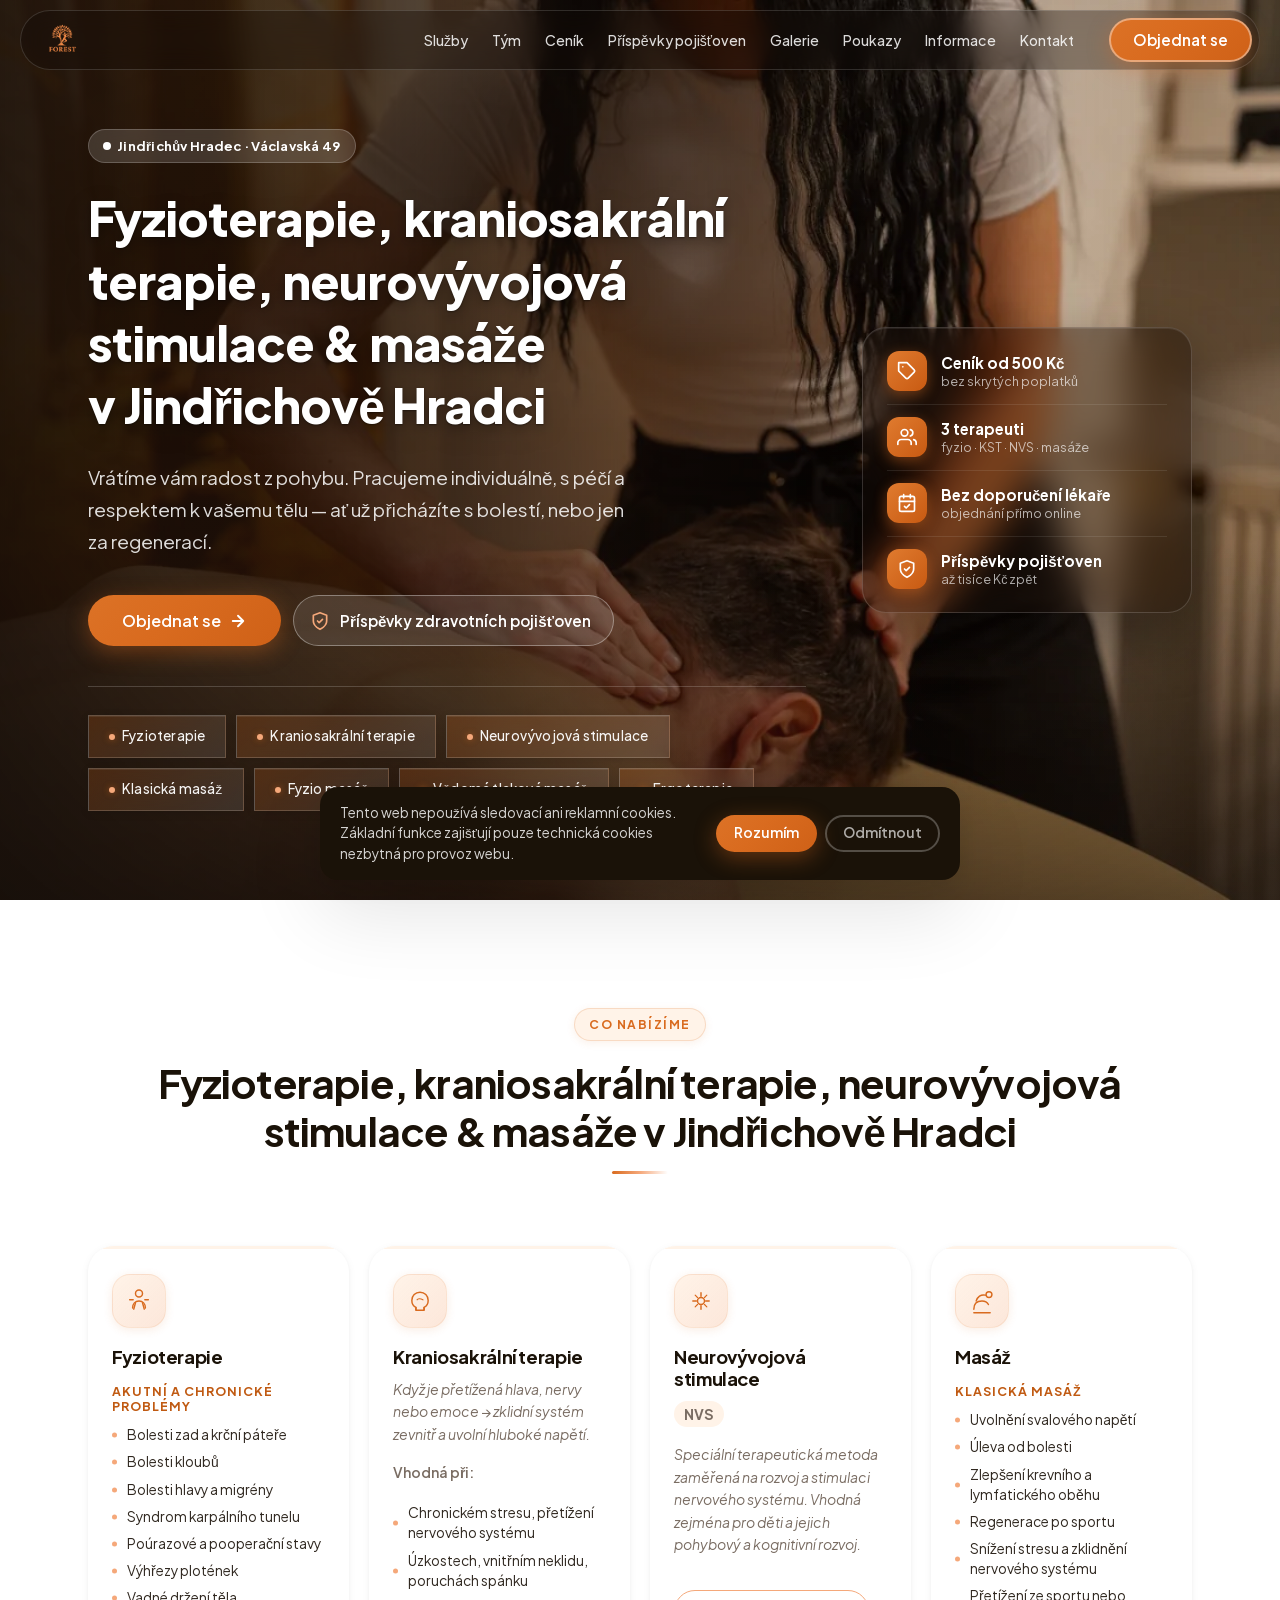
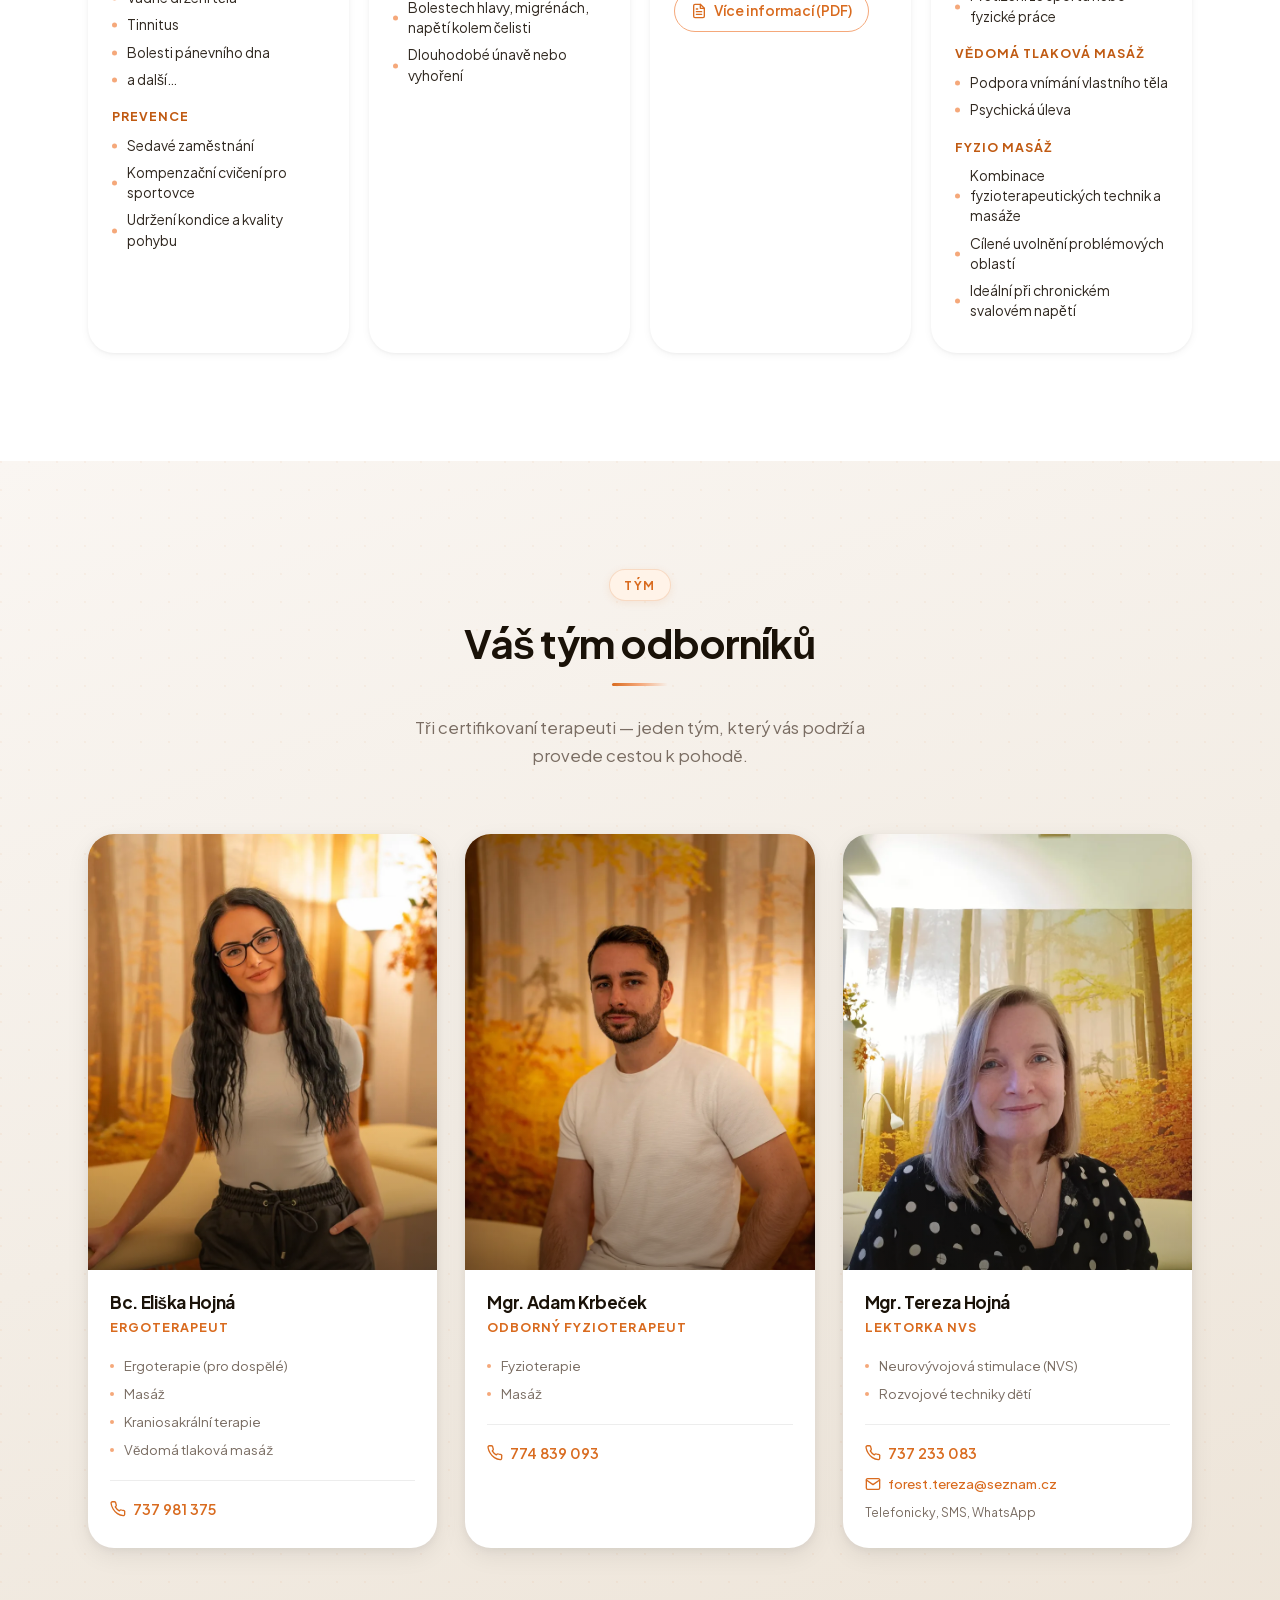
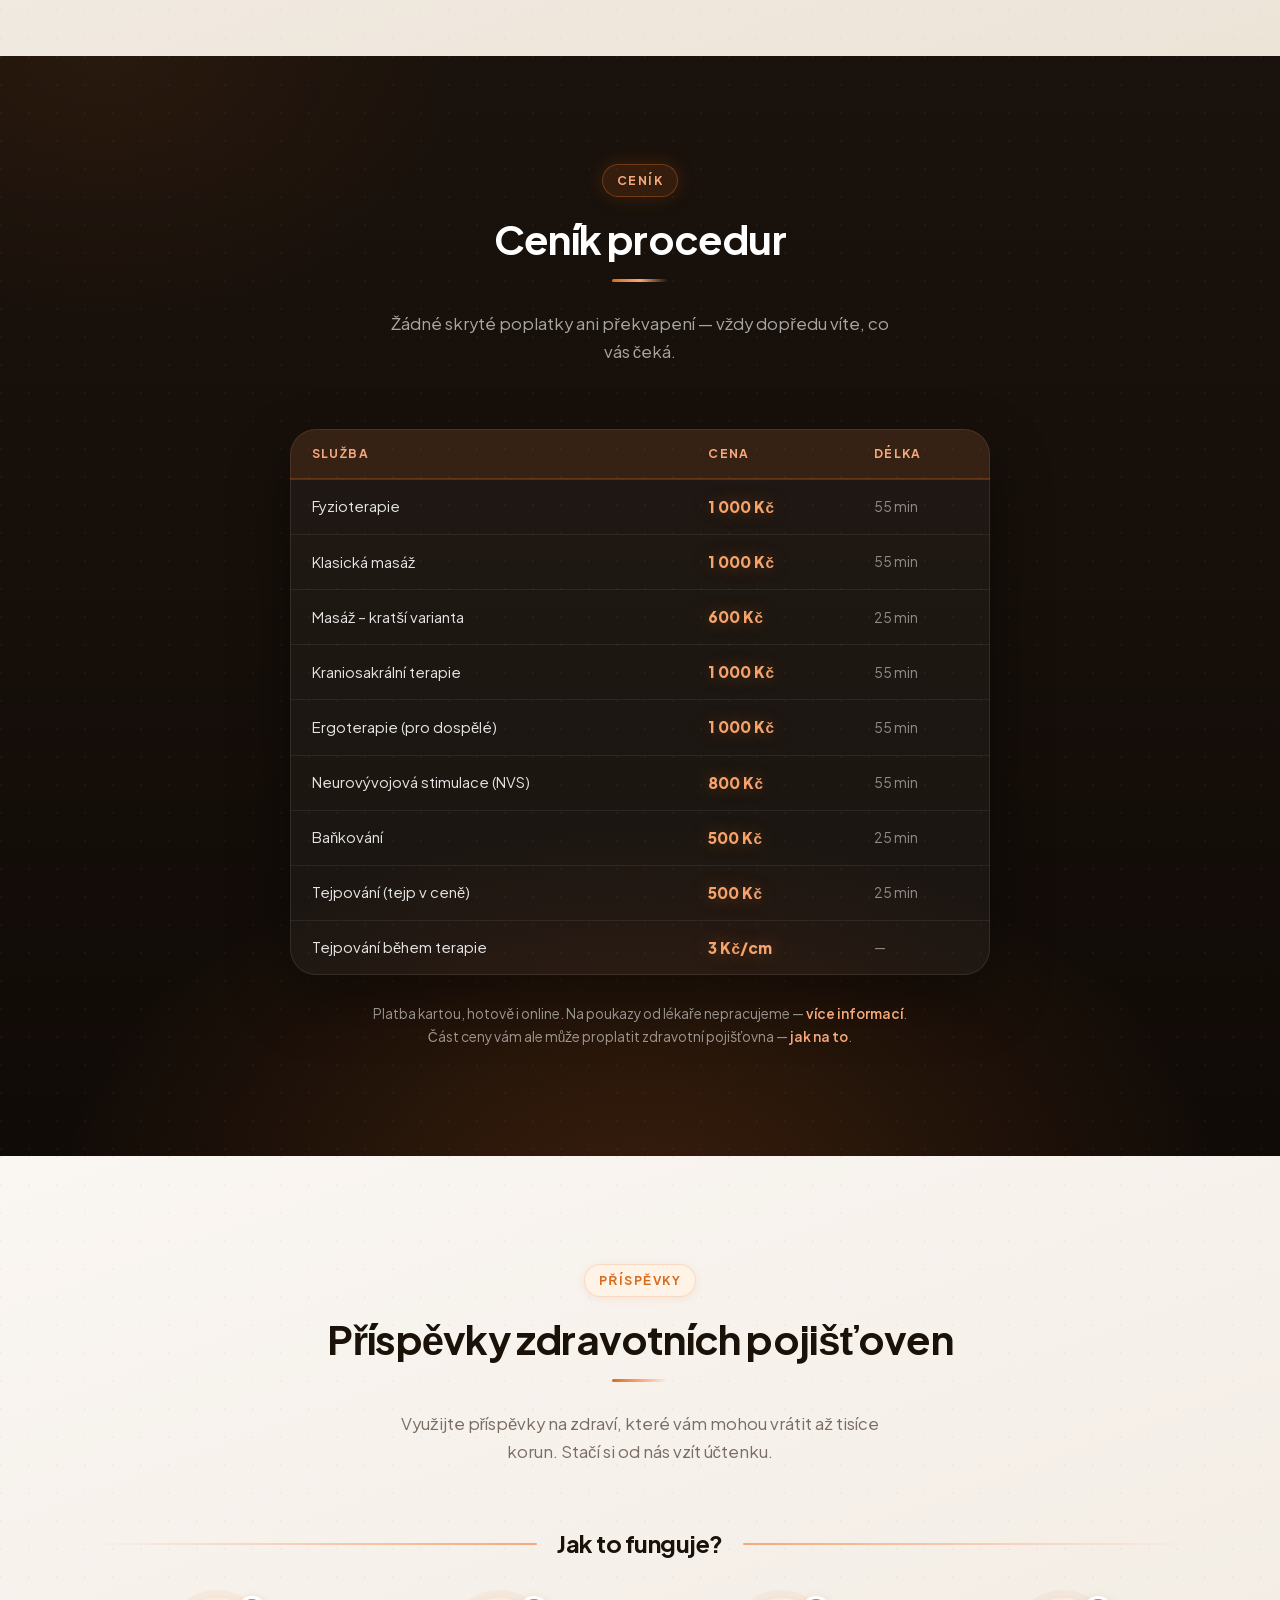
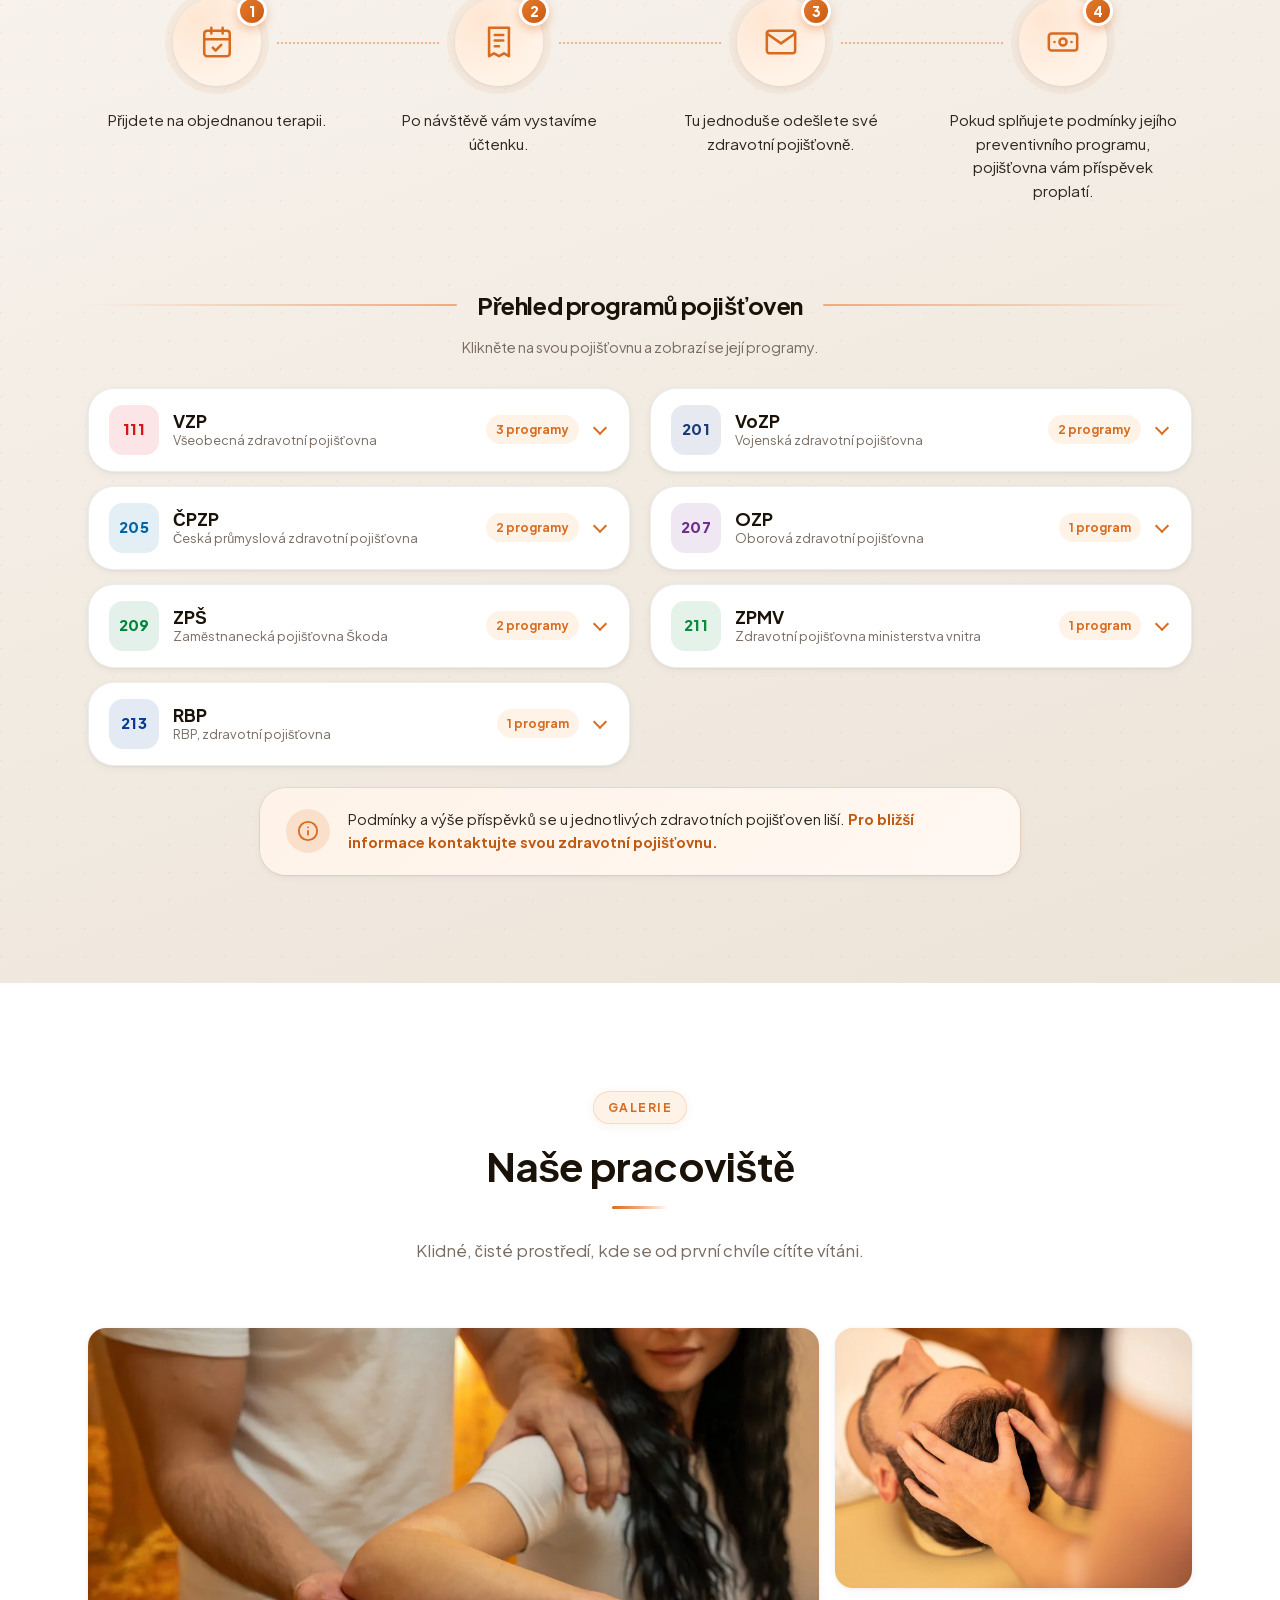
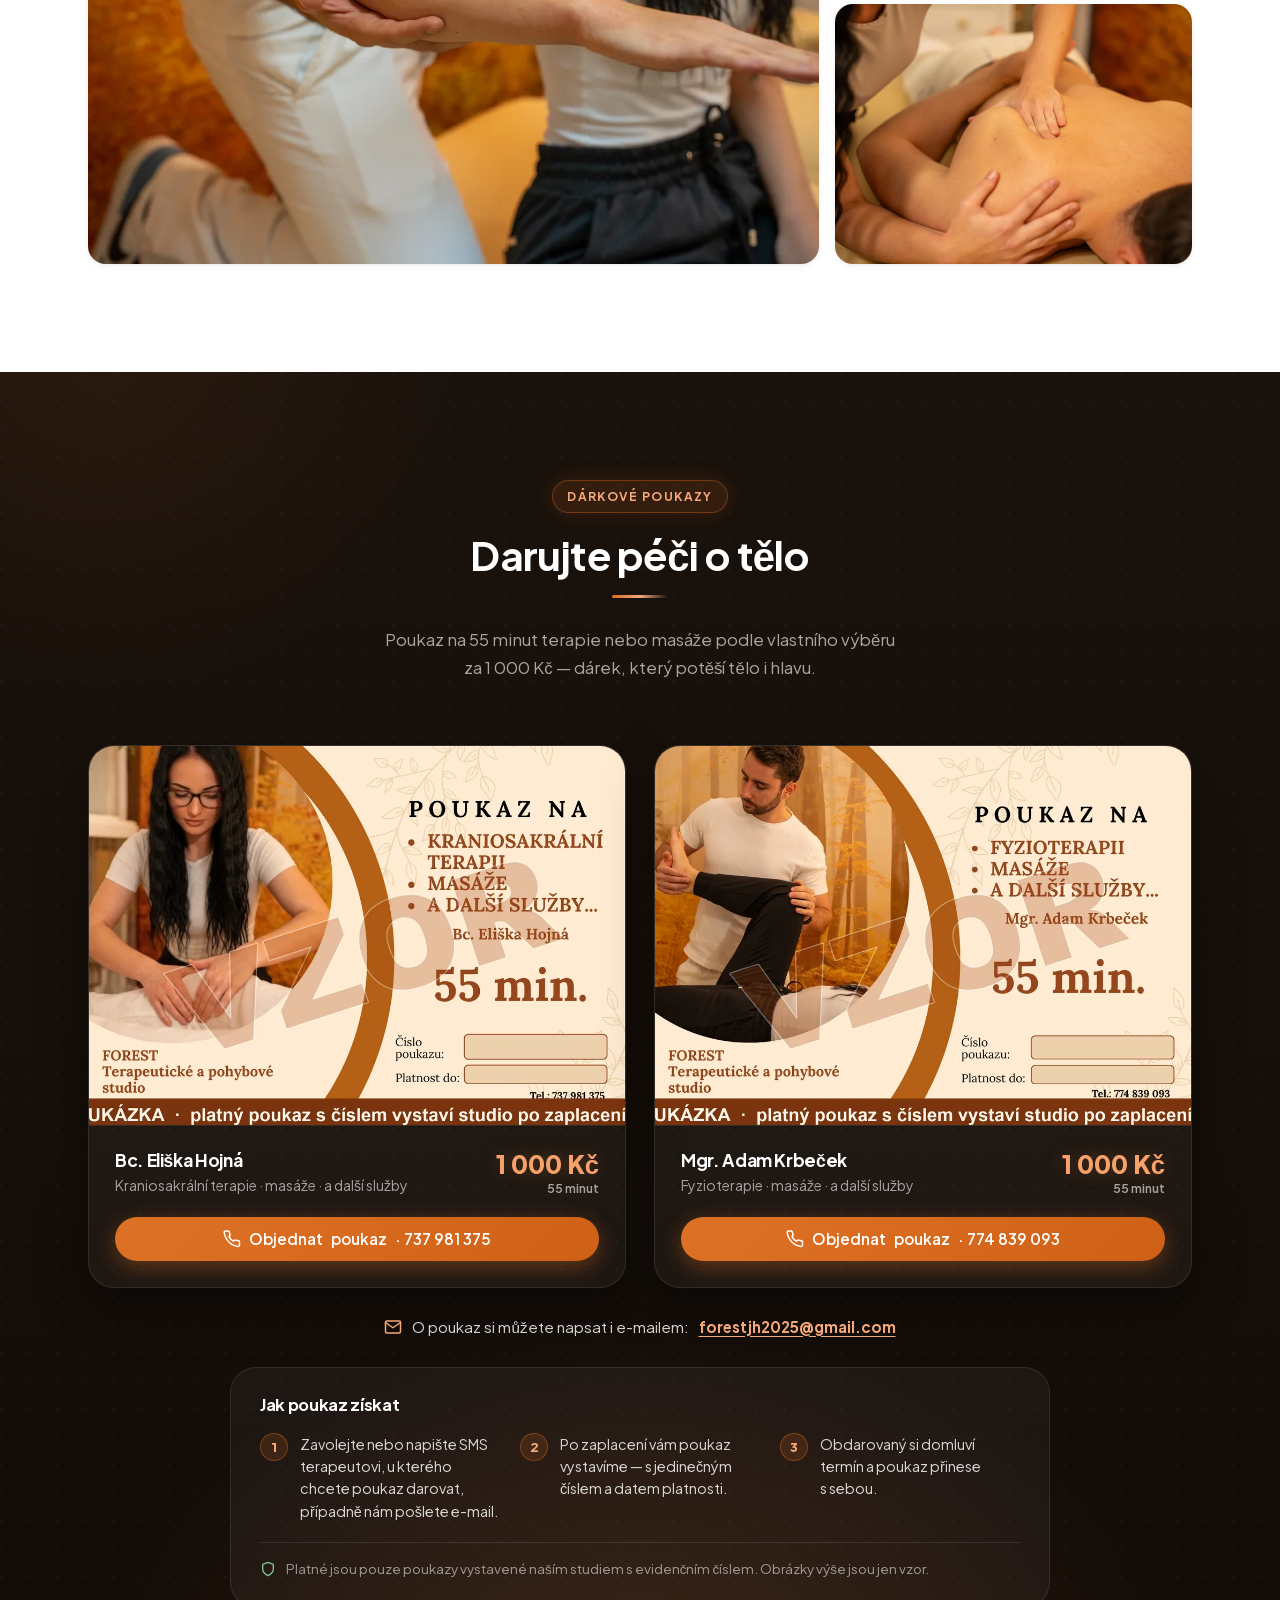
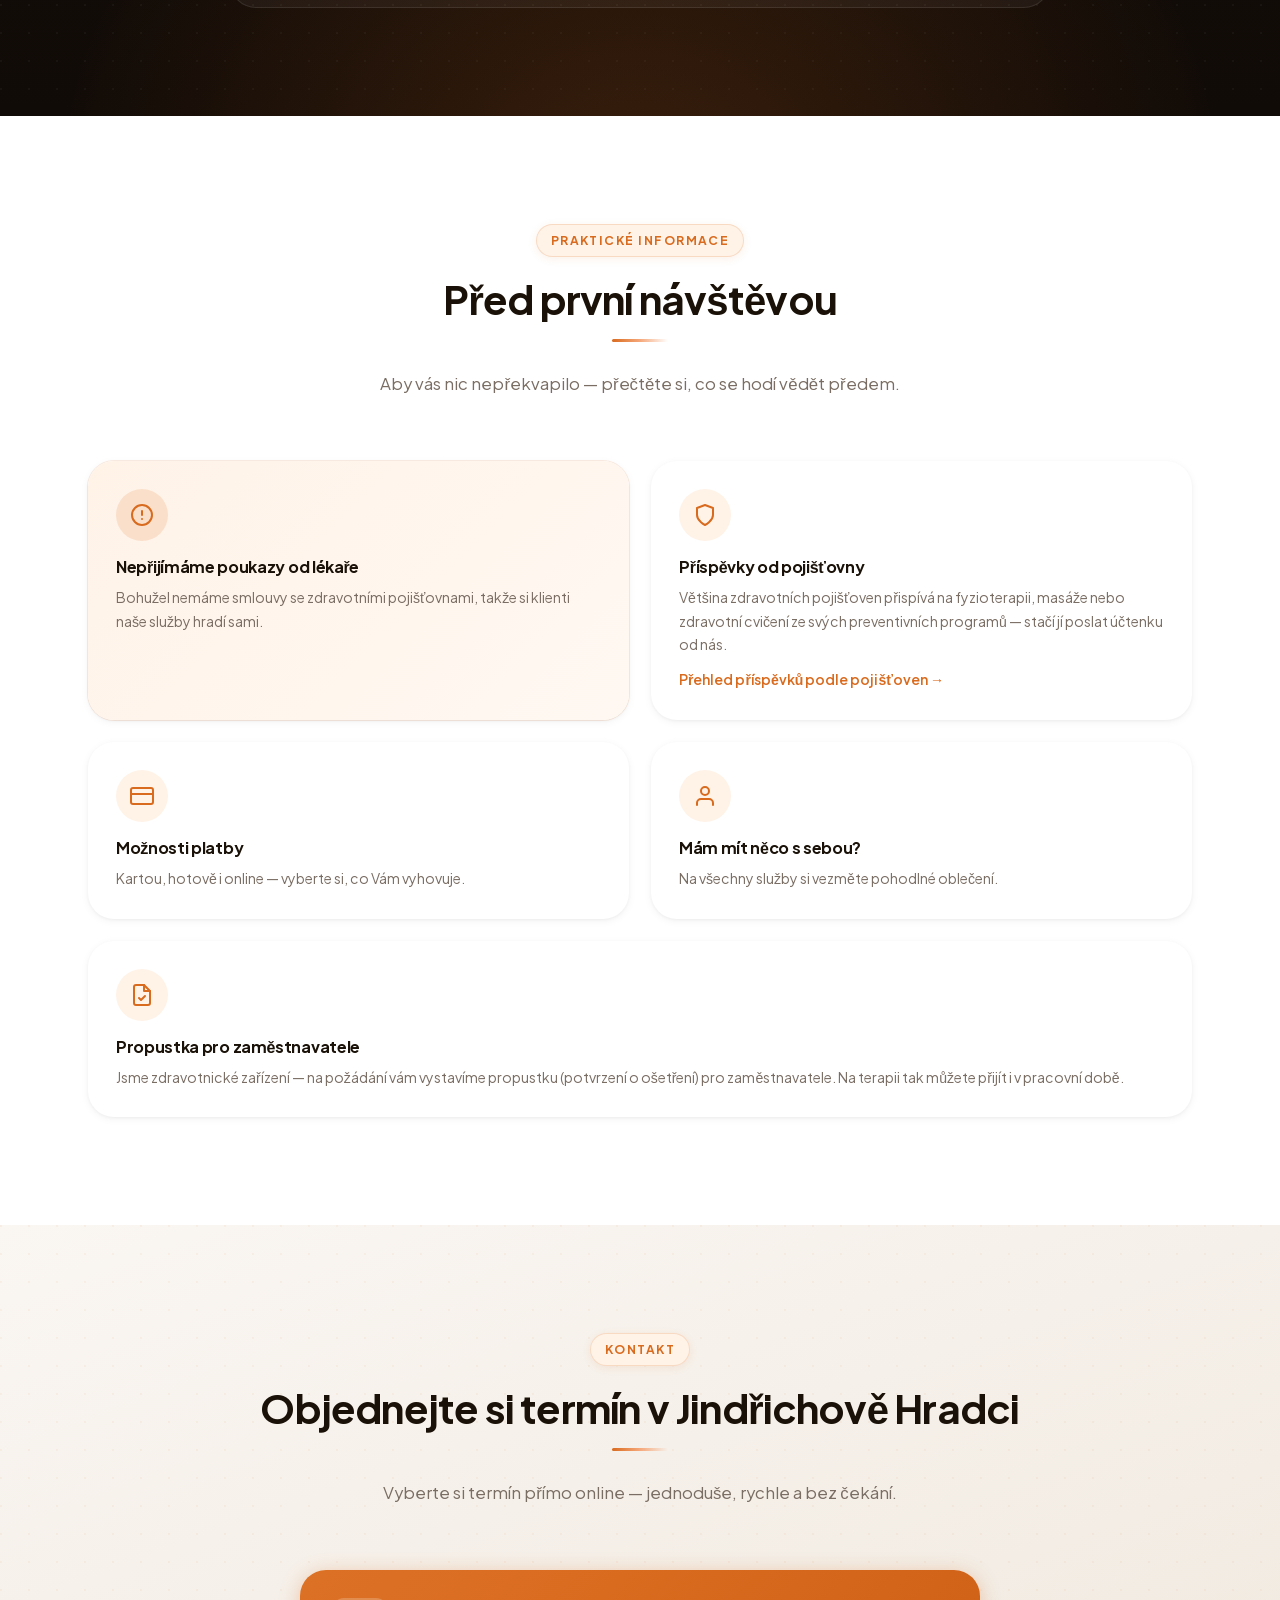
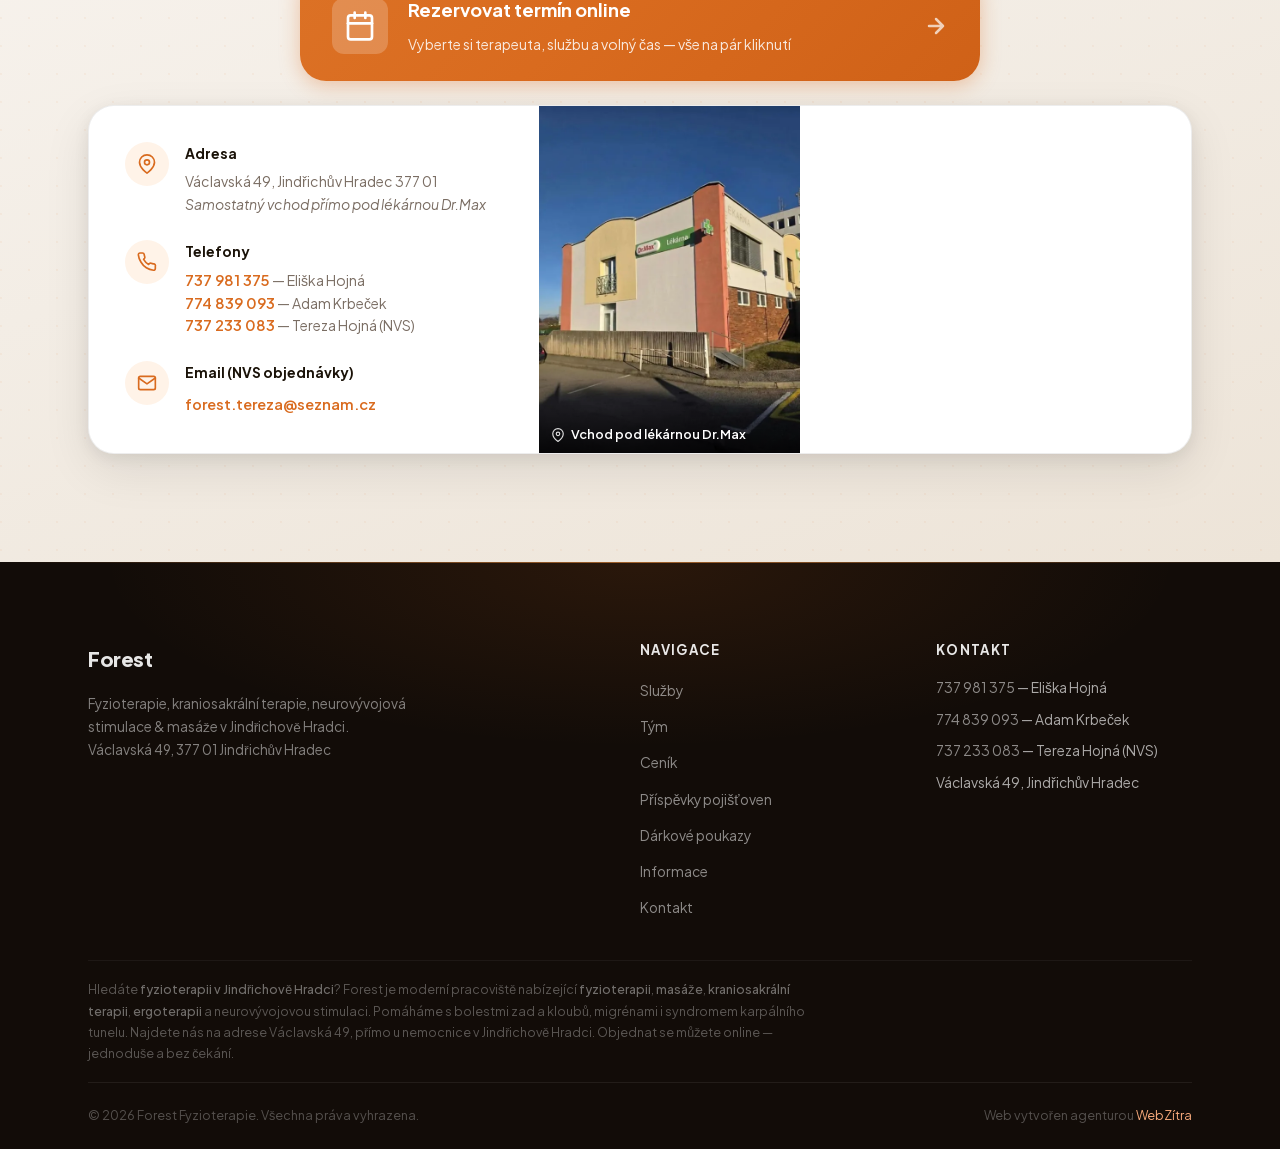
<file: index.html>
<!DOCTYPE html>
<html lang="cs">
<head>
    <meta charset="UTF-8">
    <meta name="viewport" content="width=device-width, initial-scale=1.0">
    <title>Fyzioterapie &amp; masáže Jindřichův Hradec | Forest — fyzio JH, KST, ergoterapie</title>

    <!-- ═══ SEO ═══ -->
    <meta name="description" content="Fyzioterapie Jindřichův Hradec — bolesti zad a kloubů, migrény, syndrom karpálního tunelu. Masáže, kraniosakrální terapie a ergoterapie. Václavská 49.">
    <meta name="keywords" content="fyzioterapie Jindřichův Hradec, fyzio JH, masáže Jindřichův Hradec, masáže JH, kraniosakrální terapie, ergoterapie, fyzioterapeut Jindřichův Hradec, Forest fyzioterapie, bolesti zad, bolesti kloubů, migréna, syndrom karpálního tunelu, karpální tunel">
    <meta name="robots" content="index, follow">
    <meta name="author" content="Forest Fyzioterapie Jindřichův Hradec">
    <link rel="canonical" href="https://forest-jh.cz/">
    <link rel="alternate" hreflang="cs" href="https://forest-jh.cz/">

    <!-- ═══ Open Graph ═══ -->
    <meta property="og:type" content="website">
    <meta property="og:url" content="https://forest-jh.cz/">
    <meta property="og:title" content="Fyzioterapie &amp; masáže Jindřichův Hradec | Forest">
    <meta property="og:description" content="Fyzioterapie, masáže, kraniosakrální terapie a ergoterapie v Jindřichově Hradci. Václavská 49, u nemocnice. Objednejte se online.">
    <meta property="og:image" content="https://forest-jh.cz/fotky/og-image.jpg">
    <meta property="og:image:width" content="1200">
    <meta property="og:image:height" content="630">
    <meta property="og:locale" content="cs_CZ">
    <meta property="og:site_name" content="Forest Fyzioterapie">

    <!-- ═══ Twitter Card ═══ -->
    <meta name="twitter:card" content="summary_large_image">
    <meta name="twitter:title" content="Fyzioterapie &amp; masáže Jindřichův Hradec | Forest">
    <meta name="twitter:description" content="Fyzioterapie, masáže, kraniosakrální terapie a ergoterapie v Jindřichově Hradci. Objednejte se online.">
    <meta name="twitter:image" content="https://forest-jh.cz/fotky/og-image.jpg">

    <!-- ═══ Favicon ═══ -->
    <link rel="icon" type="image/x-icon" href="favicon.ico?v=3">
    <link rel="icon" type="image/png" sizes="32x32" href="favicon-192.png">
    <link rel="apple-touch-icon" sizes="180x180" href="apple-touch-icon.png">
    <link rel="manifest" href="site.webmanifest">
    <meta name="theme-color" content="#D96B1F">

    <!-- ═══ Fonts (self-hosted) ═══ -->
    <link rel="preload" href="fonts/plus-jakarta-sans-latin.woff2" as="font" type="font/woff2" crossorigin>

    <!-- ═══ Hero image preload ═══ -->
    <link rel="preload" href="fotky/FyzioAE-125.webp" as="image" type="image/webp">
    <link rel="preload" href="fotky/FyzioAE-125.jpg" as="image" media="not all">

    <!-- ═══ Structured Data (JSON-LD) ═══ -->
    <script type="application/ld+json">
    {
        "@context": "https://schema.org",
        "@type": "MedicalBusiness",
        "name": "Forest Fyzioterapie Jindřichův Hradec",
        "alternateName": ["Forest fyzio JH", "Fyzioterapie JH Forest", "Masáže Jindřichův Hradec Forest"],
        "description": "Fyzioterapie, masáže, kraniosakrální terapie, ergoterapie a NVS v Jindřichově Hradci. Individuální přístup, profesionální péče. Václavská 49, u nemocnice.",
        "url": "https://forest-jh.cz",
        "telephone": "+420737981375",
        "email": "forestjh2025@gmail.com",
        "image": "https://forest-jh.cz/fotky/og-image.jpg",
        "priceRange": "500–1000 Kč",
        "currenciesAccepted": "CZK",
        "paymentAccepted": "Hotovost, Platební karta, Online platba",
        "address": {
            "@type": "PostalAddress",
            "streetAddress": "Václavská 49",
            "addressLocality": "Jindřichův Hradec",
            "addressRegion": "Jihočeský kraj",
            "postalCode": "377 01",
            "addressCountry": "CZ"
        },
        "geo": {
            "@type": "GeoCoordinates",
            "latitude": 49.140636,
            "longitude": 15.002744
        },
        "openingHoursSpecification": [
            { "@type": "OpeningHoursSpecification", "dayOfWeek": ["Monday","Tuesday","Wednesday","Thursday","Friday"], "opens": "08:00", "closes": "21:00" }
        ],
        "employee": [
            { "@type": "Person", "name": "Mgr. Adam Krbeček",  "jobTitle": "Fyzioterapeut" },
            { "@type": "Person", "name": "Bc. Eliška Hojná",   "jobTitle": "Ergoterapeut" },
            { "@type": "Person", "name": "Mgr. Tereza Hojná",  "jobTitle": "Lektorka NVS"  }
        ],
        "hasOfferCatalog": {
            "@type": "OfferCatalog",
            "name": "Služby fyzioterapie a masáží v Jindřichově Hradci",
            "itemListElement": [
                { "@type": "Offer", "itemOffered": { "@type": "MedicalTherapy", "name": "Fyzioterapie Jindřichův Hradec", "description": "Individuální fyzioterapie — bolesti zad a kloubů, migrény, syndrom karpálního tunelu, poúrazové stavy" }, "price": "1000", "priceCurrency": "CZK" },
                { "@type": "Offer", "itemOffered": { "@type": "MedicalTherapy", "name": "Klasická masáž Jindřichův Hradec", "description": "Klasická i sportovní masáž pro uvolnění svalového napětí, 55 minut" }, "price": "1000", "priceCurrency": "CZK" },
                { "@type": "Offer", "itemOffered": { "@type": "MedicalTherapy", "name": "Masáž – kratší varianta", "description": "Masáž v délce 25 minut" }, "price": "600", "priceCurrency": "CZK" },
                { "@type": "Offer", "itemOffered": { "@type": "MedicalTherapy", "name": "Kraniosakrální terapie Jindřichův Hradec", "description": "Jemná manuální technika pro harmonizaci těla" }, "price": "1000", "priceCurrency": "CZK" },
                { "@type": "Offer", "itemOffered": { "@type": "MedicalTherapy", "name": "Ergoterapie Jindřichův Hradec", "description": "Nácvik běžných denních činností pro dospělé" }, "price": "1000", "priceCurrency": "CZK" },
                { "@type": "Offer", "itemOffered": { "@type": "MedicalTherapy", "name": "Neurovývojová stimulace (NVS)", "description": "Lekce neurovývojové stimulace, 55 minut" }, "price": "800", "priceCurrency": "CZK" }
            ]
        },
        "medicalSpecialty": ["Physiotherapy", "Massage", "CraniosacralTherapy", "OccupationalTherapy"],
        "knowsAbout": ["Bolesti zad a krční páteře", "Bolesti kloubů", "Bolesti hlavy a migréna", "Syndrom karpálního tunelu", "Poúrazové a pooperační stavy", "Výhřez ploténky", "Vadné držení těla", "Tinnitus", "Bolesti pánevního dna"],
        "areaServed": {
            "@type": "City",
            "name": "Jindřichův Hradec",
            "sameAs": "https://cs.wikipedia.org/wiki/Jind%C5%99ich%C5%AFv_Hradec"
        }
    }
    </script>

    <!-- ═══ FAQ Structured Data ═══ -->
    <script type="application/ld+json">
    {
        "@context": "https://schema.org",
        "@type": "FAQPage",
        "mainEntity": [
            {
                "@type": "Question",
                "name": "Přijímáte poukazy od lékaře na fyzioterapii?",
                "acceptedAnswer": {
                    "@type": "Answer",
                    "text": "Bohužel nemáme smlouvy se zdravotními pojišťovnami, takže si klienti naše služby hradí sami. Doporučujeme se informovat u Vaší zdravotní pojišťovny, zda nepřispívá na fyzioterapii, masáže nebo zdravotní cvičení."
                }
            },
            {
                "@type": "Question",
                "name": "Jaké jsou možnosti platby za fyzioterapii?",
                "acceptedAnswer": {
                    "@type": "Answer",
                    "text": "Přijímáme platbu kartou, hotově i online — vyberte si, co vám vyhovuje."
                }
            },
            {
                "@type": "Question",
                "name": "Co si mám vzít s sebou na fyzioterapii nebo masáž?",
                "acceptedAnswer": {
                    "@type": "Answer",
                    "text": "Na všechny naše služby si vezměte pohodlné oblečení. Jsme zdravotnické zařízení, na požádání vám proto vystavíme propustku (potvrzení o ošetření) pro zaměstnavatele."
                }
            },
            {
                "@type": "Question",
                "name": "Kolik stojí fyzioterapie v Jindřichově Hradci?",
                "acceptedAnswer": {
                    "@type": "Answer",
                    "text": "Fyzioterapie, klasická masáž, kraniosakrální terapie a ergoterapie stojí 1 000 Kč za 55 minut. Kratší 25minutová masáž stojí 600 Kč. Lekce neurovývojové stimulace (NVS) stojí 800 Kč za 55 minut. Baňkování a tejpování 500 Kč za 25 minut."
                }
            },
            {
                "@type": "Question",
                "name": "Kde najdu Forest Fyzioterapii v Jindřichově Hradci?",
                "acceptedAnswer": {
                    "@type": "Answer",
                    "text": "Najdete nás na adrese Václavská 49, Jindřichův Hradec 377 01. Máme samostatný vchod přímo pod lékárnou Dr.Max, u nemocnice. Ordinační hodiny: pondělí až pátek 8:00–21:00."
                }
            }
        ]
    }
    </script>

    <link rel="stylesheet" href="css/style.css?v=16">
</head>
<body>

<!-- ═══════════════════════════════════════════════════
     COOKIE BANNER
══════════════════════════════════════════════════════ -->
<div id="cookie-banner" class="cookie-banner" role="dialog" aria-label="Souhlas s cookies" aria-modal="false">
    <div class="cookie-inner">
        <p>Tento web nepoužívá sledovací ani reklamní cookies. Základní funkce zajišťují pouze technická cookies nezbytná pro provoz webu.</p>
        <div class="cookie-actions">
            <button id="cookie-accept" class="btn btn-primary btn-sm">Rozumím</button>
            <button id="cookie-decline" class="btn btn-ghost btn-sm">Odmítnout</button>
        </div>
    </div>
</div>

<!-- ═══════════════════════════════════════════════════
     HEADER
══════════════════════════════════════════════════════ -->
<header class="header" id="header">
    <div class="container header-inner">

        <a href="#hero" class="logo" aria-label="Forest — zpět na úvod">
            <img src="forest-logo-2.png" alt="Forest" class="logo-img">
        </a>

        <nav class="nav" id="nav" aria-label="Hlavní navigace">
            <ul class="nav-list">
                <li><a href="#sluzby"    class="nav-link">Služby</a></li>
                <li><a href="#tym"       class="nav-link">Tým</a></li>
                <li><a href="#cenik"     class="nav-link">Ceník</a></li>
                <li><a href="#prispevky" class="nav-link">Příspěvky pojišťoven</a></li>
                <li><a href="#galerie"   class="nav-link">Galerie</a></li>
                <li><a href="#poukazy"   class="nav-link">Poukazy</a></li>
                <li><a href="#informace" class="nav-link">Informace</a></li>
                <li><a href="#kontakt"   class="nav-link">Kontakt</a></li>
            </ul>
        </nav>

        <a href="#" class="btn btn-primary nav-cta" data-booking>Objednat se</a>

        <button class="hamburger" id="hamburger" aria-label="Otevřít navigaci" aria-expanded="false" aria-controls="m-nav">
            <span></span>
            <span></span>
            <span></span>
        </button>

    </div>
</header>

<!-- ═══════════════════════════════════════════════════
     HERO
══════════════════════════════════════════════════════ -->
<section id="hero" class="hero hero-fullimg" aria-label="Úvod">
    <!-- Fullscreen background photo -->
    <div class="hero-bg-img" aria-hidden="true">
        <picture>
            <source srcset="fotky/FyzioAE-125.webp" type="image/webp">
            <img
                src="fotky/FyzioAE-125.jpg"
                alt=""
                loading="eager"
                fetchpriority="high"
            >
        </picture>
    </div>
    <div class="hero-overlay" aria-hidden="true"></div>

    <div class="container hero-content-centered hero-layout">
        <div class="hero-main">
        <span class="pill pill-light">
            <svg width="8" height="8" viewBox="0 0 8 8" fill="currentColor" aria-hidden="true"><circle cx="4" cy="4" r="4"/></svg>
            Jindřichův Hradec · Václavská 49
        </span>
        <h1><em>Fyzioterapie</em>, <em>kraniosakrální terapie</em>, <em>neurovývojová stimulace</em> &amp;&nbsp;<em>masáže</em> v&nbsp;Jindřichově Hradci</h1>
        <p class="hero-perex">
            Vrátíme vám radost z pohybu. Pracujeme individuálně, s péčí
            a respektem k vašemu tělu — ať už přicházíte s bolestí,
            nebo jen za&nbsp;regenerací.
        </p>
        <div class="hero-cta">
            <a href="#" class="btn btn-primary btn-lg" data-booking>
                Objednat se
                <svg width="18" height="18" viewBox="0 0 24 24" fill="none" stroke="currentColor" stroke-width="2.5" stroke-linecap="round" stroke-linejoin="round" aria-hidden="true"><path d="M5 12h14M12 5l7 7-7 7"/></svg>
            </a>
            <a href="#prispevky" class="hero-insurance-link">
                <svg width="20" height="20" viewBox="0 0 24 24" fill="none" stroke="currentColor" stroke-width="2" stroke-linecap="round" stroke-linejoin="round" aria-hidden="true"><path d="M12 22s8-4 8-10V5l-8-3-8 3v7c0 6 8 10 8 10z"/><path d="m9 12 2 2 4-4"/></svg>
                Příspěvky zdravotních pojišťoven
            </a>
        </div>
        <div class="hero-services" aria-label="Nabízíme">
            <span class="hero-service-tag">Fyzioterapie</span>
            <span class="hero-service-tag">Kraniosakrální terapie</span>
            <span class="hero-service-tag">Neurovývojová stimulace</span>
            <span class="hero-service-tag">Klasická masáž</span>
            <span class="hero-service-tag">Fyzio masáž</span>
            <span class="hero-service-tag">Vědomá tlaková masáž</span>
            <span class="hero-service-tag">Ergoterapie</span>
        </div>
        </div>

        <!-- Skleněná karta s praktickými údaji (na mobilu mřížka 2×2) -->
        <aside class="hero-info" aria-label="Praktické informace">
            <a href="#cenik" class="hero-info-item">
                <span class="hero-info-icon" aria-hidden="true">
                    <svg width="20" height="20" viewBox="0 0 24 24" fill="none" stroke="currentColor" stroke-width="2" stroke-linecap="round" stroke-linejoin="round"><path d="M20.59 13.41l-7.17 7.17a2 2 0 0 1-2.83 0L2 12V2h10l8.59 8.59a2 2 0 0 1 0 2.82z"/><line x1="7" y1="7" x2="7.01" y2="7"/></svg>
                </span>
                <span class="hero-info-text"><strong>Ceník od 500&nbsp;Kč</strong><span>bez skrytých poplatků</span></span>
            </a>
            <a href="#tym" class="hero-info-item">
                <span class="hero-info-icon" aria-hidden="true">
                    <svg width="20" height="20" viewBox="0 0 24 24" fill="none" stroke="currentColor" stroke-width="2" stroke-linecap="round" stroke-linejoin="round"><path d="M17 21v-2a4 4 0 0 0-4-4H5a4 4 0 0 0-4 4v2"/><circle cx="9" cy="7" r="4"/><path d="M23 21v-2a4 4 0 0 0-3-3.87"/><path d="M16 3.13a4 4 0 0 1 0 7.75"/></svg>
                </span>
                <span class="hero-info-text"><strong>3 terapeuti</strong><span>fyzio · KST · NVS · masáže</span></span>
            </a>
            <a href="#" class="hero-info-item" data-booking>
                <span class="hero-info-icon" aria-hidden="true">
                    <svg width="20" height="20" viewBox="0 0 24 24" fill="none" stroke="currentColor" stroke-width="2" stroke-linecap="round" stroke-linejoin="round"><rect x="3" y="4" width="18" height="18" rx="2"/><path d="M16 2v4M8 2v4M3 10h18"/><path d="m9 16 2 2 4-4"/></svg>
                </span>
                <span class="hero-info-text"><strong>Bez doporučení lékaře</strong><span>objednání přímo online</span></span>
            </a>
            <a href="#prispevky" class="hero-info-item hero-info-item--insurance">
                <span class="hero-info-icon" aria-hidden="true">
                    <svg width="20" height="20" viewBox="0 0 24 24" fill="none" stroke="currentColor" stroke-width="2" stroke-linecap="round" stroke-linejoin="round"><path d="M12 22s8-4 8-10V5l-8-3-8 3v7c0 6 8 10 8 10z"/><path d="m9 12 2 2 4-4"/></svg>
                </span>
                <span class="hero-info-text"><strong>Příspěvky pojišťoven</strong><span>až tisíce Kč zpět</span></span>
            </a>
            <a href="#poukazy" class="hero-info-item hero-info-item--gift">
                <span class="hero-info-icon" aria-hidden="true">
                    <svg width="20" height="20" viewBox="0 0 24 24" fill="none" stroke="currentColor" stroke-width="2" stroke-linecap="round" stroke-linejoin="round"><polyline points="20 12 20 22 4 22 4 12"/><rect x="2" y="7" width="20" height="5"/><line x1="12" y1="22" x2="12" y2="7"/><path d="M12 7H7.5a2.5 2.5 0 0 1 0-5C11 2 12 7 12 7z"/><path d="M12 7h4.5a2.5 2.5 0 0 0 0-5C13 2 12 7 12 7z"/></svg>
                </span>
                <span class="hero-info-text"><strong>Dárkové poukazy</strong><span>55 minut · 1 000 Kč</span></span>
            </a>
        </aside>
    </div>

    <a href="#sluzby" class="hero-scroll" aria-label="Přejít na služby">
        <svg width="18" height="18" viewBox="0 0 24 24" fill="none" stroke="currentColor" stroke-width="2" stroke-linecap="round" stroke-linejoin="round" aria-hidden="true"><path d="M12 5v14M5 12l7 7 7-7"/></svg>
    </a>
</section>

<!-- ═══════════════════════════════════════════════════
     SLUŽBY
══════════════════════════════════════════════════════ -->
<section id="sluzby" class="section">
    <div class="container">

        <header class="section-header" data-animate>
            <span class="section-tag">Co nabízíme</span>
            <h2>Fyzioterapie, kraniosakrální terapie, neurovývojová stimulace &amp;&nbsp;masáže v&nbsp;Jindřichově Hradci</h2>
        </header>

        <div class="services-grid">

            <!-- Fyzioterapie -->
            <article class="service-card" data-animate>
                <div class="service-icon" aria-hidden="true">
                    <svg width="28" height="28" viewBox="0 0 48 48" fill="none">
                        <circle cx="24" cy="11" r="6" stroke="currentColor" stroke-width="2.5"/>
                        <path d="M13 36c0-7 4.5-12 11-12s11 5 11 12" stroke="currentColor" stroke-width="2.5" stroke-linecap="round"/>
                        <path d="M18 27l-3 11M30 27l3 11" stroke="currentColor" stroke-width="2.5" stroke-linecap="round"/>
                        <path d="M8 22h6M34 22h6" stroke="currentColor" stroke-width="2.5" stroke-linecap="round"/>
                    </svg>
                </div>
                <h3><a href="/fyzioterapie/" class="service-title-link">Fyzioterapie</a></h3>

                <div class="service-sub">
                    <h4>Akutní a chronické problémy</h4>
                    <ul class="service-list">
                        <li>Bolesti zad a krční páteře</li>
                        <li>Bolesti kloubů</li>
                        <li>Bolesti hlavy a migrény</li>
                        <li>Syndrom karpálního tunelu</li>
                        <li>Poúrazové a pooperační stavy</li>
                        <li>Výhřezy plotének</li>
                        <li>Vadné držení těla</li>
                        <li>Tinnitus</li>
                        <li>Bolesti pánevního dna</li>
                        <li>a další…</li>
                    </ul>
                </div>

                <div class="service-sub">
                    <h4>Prevence</h4>
                    <ul class="service-list">
                        <li>Sedavé zaměstnání</li>
                        <li>Kompenzační cvičení pro sportovce</li>
                        <li>Udržení kondice a kvality pohybu</li>
                    </ul>
                </div>
            </article>

            <!-- Kraniosakrální terapie -->
            <article class="service-card" data-animate>
                <div class="service-icon" aria-hidden="true">
                    <svg width="28" height="28" viewBox="0 0 48 48" fill="none">
                        <path d="M24 9C16 9 10 15 10 23c0 5 2.5 9.5 7 12v5h14v-5c4.5-2.5 7-7 7-12 0-8-6-14-14-14z" stroke="currentColor" stroke-width="2.5" stroke-linejoin="round"/>
                        <path d="M17 35v4M31 35v4" stroke="currentColor" stroke-width="2.5" stroke-linecap="round"/>
                        <path d="M19 22c1-2 5-3 10 0" stroke="currentColor" stroke-width="2" stroke-linecap="round"/>
                    </svg>
                </div>
                <h3><a href="/kraniosakralni-terapie/" class="service-title-link">Kraniosakrální terapie</a></h3>
                <p class="service-lead">
                    Když je přetížená hlava, nervy nebo emoce → zklidní systém zevnitř a uvolní hluboké napětí.
                </p>
                <p class="service-label">Vhodná při:</p>
                <ul class="service-list">
                    <li>Chronickém stresu, přetížení nervového systému</li>
                    <li>Úzkostech, vnitřním neklidu, poruchách spánku</li>
                    <li>Bolestech hlavy, migrénách, napětí kolem čelisti</li>
                    <li>Dlouhodobé únavě nebo vyhoření</li>
                </ul>
            </article>

            <!-- NVS -->
            <article class="service-card" data-animate>
                <div class="service-icon" aria-hidden="true">
                    <svg width="28" height="28" viewBox="0 0 48 48" fill="none">
                        <circle cx="24" cy="24" r="6" stroke="currentColor" stroke-width="2.5"/>
                        <path d="M24 10v6M24 32v6M10 24h6M32 24h6" stroke="currentColor" stroke-width="2.5" stroke-linecap="round"/>
                        <path d="M14 14l4 4M30 30l4 4M34 14l-4 4M18 30l-4 4" stroke="currentColor" stroke-width="2" stroke-linecap="round"/>
                    </svg>
                </div>
                <h3>Neurovývojová stimulace</h3>
                <p class="service-abbr">NVS</p>
                <p class="service-lead">
                    Speciální terapeutická metoda zaměřená na rozvoj a stimulaci nervového systému.
                    Vhodná zejména pro děti a jejich pohybový a kognitivní rozvoj.
                </p>
                <!-- PDF odkaz — klient dodá soubor -->
                <a href="https://drive.google.com/file/d/1X-RWkJ5C9ZzWeZZ8q97_c7g4boGiu9EM/view" target="_blank" rel="noopener noreferrer" class="service-pdf-link" aria-label="Otevřít PDF s informacemi o NVS">
                    <svg width="16" height="16" viewBox="0 0 24 24" fill="none" stroke="currentColor" stroke-width="2" stroke-linecap="round" stroke-linejoin="round" aria-hidden="true"><path d="M14 2H6a2 2 0 0 0-2 2v16a2 2 0 0 0 2 2h12a2 2 0 0 0 2-2V8z"/><polyline points="14 2 14 8 20 8"/><line x1="16" y1="13" x2="8" y2="13"/><line x1="16" y1="17" x2="8" y2="17"/><polyline points="10 9 9 9 8 9"/></svg>
                    Více informací (PDF)
                </a>
            </article>

            <!-- Masáž -->
            <article class="service-card" data-animate>
                <div class="service-icon" aria-hidden="true">
                    <svg width="28" height="28" viewBox="0 0 48 48" fill="none">
                        <path d="M10 38c0-8 4-14 14-14 5 0 9 2 11 6" stroke="currentColor" stroke-width="2.5" stroke-linecap="round"/>
                        <path d="M14 24c2-7 8-12 16-10" stroke="currentColor" stroke-width="2.5" stroke-linecap="round"/>
                        <circle cx="36" cy="13" r="5" stroke="currentColor" stroke-width="2.5"/>
                        <path d="M10 44h28" stroke="currentColor" stroke-width="2.5" stroke-linecap="round"/>
                    </svg>
                </div>
                <h3><a href="/masaze/" class="service-title-link">Masáž</a></h3>

                <div class="service-sub">
                    <h4>Klasická masáž</h4>
                    <ul class="service-list">
                        <li>Uvolnění svalového napětí</li>
                        <li>Úleva od bolesti</li>
                        <li>Zlepšení krevního a lymfatického oběhu</li>
                        <li>Regenerace po sportu</li>
                        <li>Snížení stresu a zklidnění nervového systému</li>
                        <li>Přetížení ze sportu nebo fyzické práce</li>
                    </ul>
                </div>

                <div class="service-sub">
                    <h4>Vědomá tlaková masáž</h4>
                    <ul class="service-list">
                        <li>Podpora vnímání vlastního těla</li>
                        <li>Psychická úleva</li>
                    </ul>
                </div>

                <div class="service-sub">
                    <h4>Fyzio masáž</h4>
                    <ul class="service-list">
                        <li>Kombinace fyzioterapeutických technik a masáže</li>
                        <li>Cílené uvolnění problémových oblastí</li>
                        <li>Ideální při chronickém svalovém napětí</li>
                    </ul>
                </div>
            </article>

        </div>
    </div>
</section>

<!-- ═══════════════════════════════════════════════════
     TÝM
══════════════════════════════════════════════════════ -->
<section id="tym" class="section section-alt">
    <div class="container">

        <header class="section-header" data-animate>
            <span class="section-tag">Tým</span>
            <h2>Váš tým odborníků</h2>
            <p>Tři certifikovaní terapeuti — jeden tým, který vás podrží a provede cestou k pohodě.</p>
        </header>

        <div class="team-grid">

            <!-- Eliška Hojná -->
            <article class="team-card" data-animate>
                <div class="team-photo-wrap">
                    <!-- Poznámka: ověřte prosím, která fotografie patří které osobě -->
                    <picture>
                        <source srcset="team/FyzioAE-0572-scaled.webp" type="image/webp">
                        <img
                            src="team/FyzioAE-0572-scaled.jpg"
                            alt="Bc. Eliška Hojná — Ergoterapeut"
                            class="team-photo"
                            loading="lazy"
                            width="400"
                            height="500"
                        >
                    </picture>
                </div>
                <div class="team-info">
                    <h3>Bc. Eliška Hojná</h3>
                    <p class="team-title">Ergoterapeut</p>
                    <ul class="team-services">
                        <li>Ergoterapie (pro dospělé)</li>
                        <li>Masáž</li>
                        <li>Kraniosakrální terapie</li>
                        <li>Vědomá tlaková masáž</li>
                    </ul>
                    <a href="tel:+420737981375" class="team-phone">
                        <svg width="16" height="16" viewBox="0 0 24 24" fill="none" stroke="currentColor" stroke-width="2" stroke-linecap="round" stroke-linejoin="round" aria-hidden="true"><path d="M22 16.92v3a2 2 0 0 1-2.18 2 19.79 19.79 0 0 1-8.63-3.07A19.5 19.5 0 0 1 4.69 12 19.79 19.79 0 0 1 1.61 3.37 2 2 0 0 1 3.6 1.18h3a2 2 0 0 1 2 1.72c.127.96.361 1.903.7 2.81a2 2 0 0 1-.45 2.11L7.91 8.9a16 16 0 0 0 6 6l.95-.95a2 2 0 0 1 2.11-.45 12.84 12.84 0 0 0 2.81.7A2 2 0 0 1 22 16.92z"/></svg>
                        737 981 375
                    </a>
                </div>
            </article>

            <!-- Adam Krbeček -->
            <article class="team-card" data-animate>
                <div class="team-photo-wrap">
                    <picture>
                        <source srcset="team/FyzioAE-006-scaled.webp" type="image/webp">
                        <img
                            src="team/FyzioAE-006-scaled.jpg"
                            alt="Mgr. Adam Krbeček — Fyzioterapeut"
                            class="team-photo"
                            loading="lazy"
                            width="400"
                            height="500"
                        >
                    </picture>
                </div>
                <div class="team-info">
                    <h3>Mgr. Adam Krbeček</h3>
                    <p class="team-title">Odborný fyzioterapeut</p>
                    <ul class="team-services">
                        <li>Fyzioterapie</li>
                        <li>Masáž</li>
                    </ul>
                    <a href="tel:+420774839093" class="team-phone">
                        <svg width="16" height="16" viewBox="0 0 24 24" fill="none" stroke="currentColor" stroke-width="2" stroke-linecap="round" stroke-linejoin="round" aria-hidden="true"><path d="M22 16.92v3a2 2 0 0 1-2.18 2 19.79 19.79 0 0 1-8.63-3.07A19.5 19.5 0 0 1 4.69 12 19.79 19.79 0 0 1 1.61 3.37 2 2 0 0 1 3.6 1.18h3a2 2 0 0 1 2 1.72c.127.96.361 1.903.7 2.81a2 2 0 0 1-.45 2.11L7.91 8.9a16 16 0 0 0 6 6l.95-.95a2 2 0 0 1 2.11-.45 12.84 12.84 0 0 0 2.81.7A2 2 0 0 1 22 16.92z"/></svg>
                        774 839 093
                    </a>
                </div>
            </article>

            <!-- Tereza Hojná -->
            <article class="team-card" data-animate>
                <div class="team-photo-wrap">
                    <picture>
                        <source srcset="team/1000003031-scaled.webp" type="image/webp">
                        <img
                            src="team/1000003031-scaled.jpg"
                            alt="Mgr. Tereza Hojná — Lektorka NVS"
                            class="team-photo"
                            loading="lazy"
                            width="400"
                            height="500"
                        >
                    </picture>
                </div>
                <div class="team-info">
                    <h3>Mgr. Tereza Hojná</h3>
                    <p class="team-title">Lektorka NVS</p>
                    <ul class="team-services">
                        <li>Neurovývojová stimulace (NVS)</li>
                        <li>Rozvojové techniky dětí</li>
                    </ul>
                    <div class="team-contacts">
                        <a href="tel:+420737233083" class="team-phone">
                            <svg width="16" height="16" viewBox="0 0 24 24" fill="none" stroke="currentColor" stroke-width="2" stroke-linecap="round" stroke-linejoin="round" aria-hidden="true"><path d="M22 16.92v3a2 2 0 0 1-2.18 2 19.79 19.79 0 0 1-8.63-3.07A19.5 19.5 0 0 1 4.69 12 19.79 19.79 0 0 1 1.61 3.37 2 2 0 0 1 3.6 1.18h3a2 2 0 0 1 2 1.72c.127.96.361 1.903.7 2.81a2 2 0 0 1-.45 2.11L7.91 8.9a16 16 0 0 0 6 6l.95-.95a2 2 0 0 1 2.11-.45 12.84 12.84 0 0 0 2.81.7A2 2 0 0 1 22 16.92z"/></svg>
                            737 233 083
                        </a>
                        <a href="mailto:forest.tereza@seznam.cz" class="team-email">
                            <svg width="16" height="16" viewBox="0 0 24 24" fill="none" stroke="currentColor" stroke-width="2" stroke-linecap="round" stroke-linejoin="round" aria-hidden="true"><path d="M4 4h16c1.1 0 2 .9 2 2v12c0 1.1-.9 2-2 2H4c-1.1 0-2-.9-2-2V6c0-1.1.9-2 2-2z"/><polyline points="22,6 12,13 2,6"/></svg>
                            forest.tereza@seznam.cz
                        </a>
                        <p class="team-note">Telefonicky, SMS, WhatsApp</p>
                    </div>
                </div>
            </article>

        </div>
    </div>
</section>

<!-- ═══════════════════════════════════════════════════
     CENÍK
══════════════════════════════════════════════════════ -->
<section id="cenik" class="section section-dark">
    <div class="container">

        <header class="section-header" data-animate>
            <span class="section-tag">Ceník</span>
            <h2>Ceník procedur</h2>
            <p>Žádné skryté poplatky ani překvapení — vždy dopředu víte, co vás čeká.</p>
        </header>

        <div class="pricing-wrap" data-animate>
            <table class="pricing-table">
                <thead>
                    <tr>
                        <th scope="col">Služba</th>
                        <th scope="col">Cena</th>
                        <th scope="col">Délka</th>
                    </tr>
                </thead>
                <tbody>
                    <tr>
                        <td>Fyzioterapie</td>
                        <td class="price-cell">1&nbsp;000 Kč</td>
                        <td class="duration-cell">55 min</td>
                    </tr>
                    <tr>
                        <td>Klasická masáž</td>
                        <td class="price-cell">1&nbsp;000 Kč</td>
                        <td class="duration-cell">55 min</td>
                    </tr>
                    <tr>
                        <td>Masáž – kratší varianta</td>
                        <td class="price-cell">600 Kč</td>
                        <td class="duration-cell">25 min</td>
                    </tr>
                    <tr>
                        <td>Kraniosakrální terapie</td>
                        <td class="price-cell">1&nbsp;000 Kč</td>
                        <td class="duration-cell">55 min</td>
                    </tr>
                    <tr>
                        <td>Ergoterapie (pro dospělé)</td>
                        <td class="price-cell">1&nbsp;000 Kč</td>
                        <td class="duration-cell">55 min</td>
                    </tr>
                    <tr>
                        <td>Neurovývojová stimulace (NVS)</td>
                        <td class="price-cell">800 Kč</td>
                        <td class="duration-cell">55 min</td>
                    </tr>
                    <tr>
                        <td>Baňkování</td>
                        <td class="price-cell">500 Kč</td>
                        <td class="duration-cell">25 min</td>
                    </tr>
                    <tr>
                        <td>Tejpování (tejp v&nbsp;ceně)</td>
                        <td class="price-cell">500 Kč</td>
                        <td class="duration-cell">25 min</td>
                    </tr>
                    <tr>
                        <td>Tejpování během terapie</td>
                        <td class="price-cell">3&nbsp;Kč/cm</td>
                        <td class="duration-cell">—</td>
                    </tr>
                </tbody>
            </table>
        </div>

        <p class="pricing-note">
            Platba kartou, hotově i online.
            Na poukazy od lékaře nepracujeme — <a href="#informace">více informací</a>.
            Část ceny vám ale může proplatit zdravotní pojišťovna — <a href="#prispevky">jak na to</a>.
        </p>

    </div>
</section>

<!-- ═══════════════════════════════════════════════════
     PŘÍSPĚVKY ZDRAVOTNÍCH POJIŠŤOVEN
══════════════════════════════════════════════════════ -->
<section id="prispevky" class="section section-alt">
    <div class="container">

        <header class="section-header" data-animate>
            <span class="section-tag">Příspěvky</span>
            <h2>Příspěvky zdravotních pojišťoven</h2>
            <p>Využijte příspěvky na&nbsp;zdraví, které vám mohou vrátit až tisíce korun. Stačí si od&nbsp;nás vzít účtenku.</p>
        </header>

        <h3 class="ins-subhead">Jak to funguje?</h3>

        <ol class="ins-steps">
            <li class="ins-step" data-animate>
                <div class="ins-step-icon" aria-hidden="true">
                    <svg width="34" height="34" viewBox="0 0 24 24" fill="none" stroke="currentColor" stroke-width="1.8" stroke-linecap="round" stroke-linejoin="round"><rect x="3" y="4" width="18" height="18" rx="2"/><path d="M16 2v4M8 2v4M3 10h18"/><path d="m9 16 2 2 4-4"/></svg>
                    <span class="ins-step-num">1</span>
                </div>
                <p>Přijdete na objednanou terapii.</p>
            </li>
            <li class="ins-step" data-animate>
                <div class="ins-step-icon" aria-hidden="true">
                    <svg width="34" height="34" viewBox="0 0 24 24" fill="none" stroke="currentColor" stroke-width="1.8" stroke-linecap="round" stroke-linejoin="round"><path d="M5 2h14v20l-3.5-2-3.5 2-3.5-2L5 22z"/><path d="M9 7h6M9 11h6M9 15h3"/></svg>
                    <span class="ins-step-num">2</span>
                </div>
                <p>Po&nbsp;návštěvě vám vystavíme účtenku.</p>
            </li>
            <li class="ins-step" data-animate>
                <div class="ins-step-icon" aria-hidden="true">
                    <svg width="34" height="34" viewBox="0 0 24 24" fill="none" stroke="currentColor" stroke-width="1.8" stroke-linecap="round" stroke-linejoin="round"><rect x="2" y="4" width="20" height="16" rx="2"/><path d="m22 6-10 7L2 6"/></svg>
                    <span class="ins-step-num">3</span>
                </div>
                <p>Tu jednoduše odešlete své zdravotní pojišťovně.</p>
            </li>
            <li class="ins-step" data-animate>
                <div class="ins-step-icon" aria-hidden="true">
                    <svg width="34" height="34" viewBox="0 0 24 24" fill="none" stroke="currentColor" stroke-width="1.8" stroke-linecap="round" stroke-linejoin="round"><rect x="2" y="6" width="20" height="12" rx="2"/><circle cx="12" cy="12" r="2.5"/><path d="M6 12h.01M18 12h.01"/></svg>
                    <span class="ins-step-num">4</span>
                </div>
                <p>Pokud splňujete podmínky jejího preventivního programu, pojišťovna vám příspěvek proplatí.</p>
            </li>
        </ol>

        <h3 class="ins-subhead">Přehled programů pojišťoven</h3>
        <p class="ins-hint">Klikněte na&nbsp;svou pojišťovnu a&nbsp;zobrazí se její programy.</p>

        <div class="ins-grid" data-animate>

            <details class="ins-card">
                <summary class="ins-card-head">
                    <span class="ins-code" style="--ins: #D7141A">111</span>
                    <span class="ins-card-title">
                        <span class="ins-name">VZP</span>
                        <span class="ins-fullname">Všeobecná zdravotní pojišťovna</span>
                    </span>
                    <span class="ins-count">3 programy</span>
                    <span class="ins-chevron" aria-hidden="true"></span>
                </summary>
                <ul class="ins-programs">
                    <li class="ins-program">
                        <div class="ins-program-head">
                            <h4>Odměna za screening <span class="ins-program-for">dospělí 18+</span></h4>
                            <span class="ins-amount">až 1&nbsp;000&nbsp;Kč</span>
                        </div>
                        <p class="ins-covers"><span>Lze využít na:</span> masáže, fyzioterapie, léčebné procedury</p>
                        <p class="ins-cond">Podmíněno absolvováním onkoscreeningu v&nbsp;posledních 2&nbsp;letech. Onkoscreening zahrnuje např.: mamografický screening, screening rakoviny prostaty (PSA test), screening kolorektálního karcinomu (test na okultní krvácení / kolonoskopie), cytologické vyšetření děložního čípku a&nbsp;další.</p>
                    </li>
                    <li class="ins-program">
                        <div class="ins-program-head">
                            <h4>Pravidelný pohyb <span class="ins-program-for">dospělí 18–65</span></h4>
                            <span class="ins-amount">až 500&nbsp;Kč</span>
                        </div>
                        <p class="ins-covers"><span>Lze využít na:</span> cvičení a&nbsp;pohybové aktivity pod vedením fyzioterapeuta</p>
                        <p class="ins-cond">Žádost pouze na aktivní pohybovou terapii (fyzioterapii).</p>
                    </li>
                    <li class="ins-program">
                        <div class="ins-program-head">
                            <h4>Těhotné a&nbsp;maminky <span class="ins-program-for">do 6&nbsp;měs. po&nbsp;porodu</span></h4>
                            <span class="ins-amount">až 5&nbsp;000&nbsp;Kč</span>
                        </div>
                        <p class="ins-covers"><span>Lze využít na:</span> těhotenské masáže, těhotenské cvičení</p>
                        <p class="ins-cond">Částku lze rozdělit do max. 2&nbsp;žádostí za rok. Nutné doložit těhotenský průkaz / rodný list.</p>
                    </li>
                </ul>
            </details>

            <details class="ins-card">
                <summary class="ins-card-head">
                    <span class="ins-code" style="--ins: #1B3A7A">201</span>
                    <span class="ins-card-title">
                        <span class="ins-name">VoZP</span>
                        <span class="ins-fullname">Vojenská zdravotní pojišťovna</span>
                    </span>
                    <span class="ins-count">2 programy</span>
                    <span class="ins-chevron" aria-hidden="true"></span>
                </summary>
                <ul class="ins-programs">
                    <li class="ins-program">
                        <div class="ins-program-head">
                            <h4>Pohybové aktivity <span class="ins-program-for">dospělí a&nbsp;děti</span></h4>
                            <span class="ins-amount">500&nbsp;Kč / 1&nbsp;000&nbsp;Kč</span>
                        </div>
                        <p class="ins-covers"><span>Lze využít na:</span> zdravotní cvičení, rehabilitační kondiční cvičení</p>
                        <p class="ins-cond">Lze využít na cvičení s&nbsp;fyzioterapeutem, ale nikoliv na pasivní masáže či wellness.</p>
                    </li>
                    <li class="ins-program">
                        <div class="ins-program-head">
                            <h4>Dárci krve a&nbsp;kostní dřeně</h4>
                            <span class="ins-amount">500–6&nbsp;000&nbsp;Kč</span>
                        </div>
                        <p class="ins-covers"><span>Lze využít na:</span> masáže, fyzioterapie, regenerace</p>
                        <p class="ins-cond">Výše příspěvku závisí na získaném ocenění nebo počtu bezplatných odběrů.</p>
                    </li>
                </ul>
            </details>

            <details class="ins-card">
                <summary class="ins-card-head">
                    <span class="ins-code" style="--ins: #0063A6">205</span>
                    <span class="ins-card-title">
                        <span class="ins-name">ČPZP</span>
                        <span class="ins-fullname">Česká průmyslová zdravotní pojišťovna</span>
                    </span>
                    <span class="ins-count">2 programy</span>
                    <span class="ins-chevron" aria-hidden="true"></span>
                </summary>
                <ul class="ins-programs">
                    <li class="ins-program">
                        <div class="ins-program-head">
                            <h4>Motivační program pro diabetiky</h4>
                            <span class="ins-amount">až 2&nbsp;000&nbsp;Kč</span>
                        </div>
                        <p class="ins-covers"><span>Lze využít na:</span> masáže, regenerační aktivity, cvičení</p>
                        <p class="ins-cond">Nutné doložení aktuálního HbA1c.</p>
                    </li>
                    <li class="ins-program">
                        <div class="ins-program-head">
                            <h4>Těhotenství+ a&nbsp;Manažerka mateřství</h4>
                            <span class="ins-amount">až 3&nbsp;000&nbsp;Kč</span>
                        </div>
                        <p class="ins-covers"><span>Lze využít na:</span> masáže těhotných, cvičení</p>
                        <p class="ins-cond">Sloučený limit z&nbsp;více programů. Nutno doložit těhotenský průkaz.</p>
                    </li>
                </ul>
            </details>

            <details class="ins-card">
                <summary class="ins-card-head">
                    <span class="ins-code" style="--ins: #6E2C8C">207</span>
                    <span class="ins-card-title">
                        <span class="ins-name">OZP</span>
                        <span class="ins-fullname">Oborová zdravotní pojišťovna</span>
                    </span>
                    <span class="ins-count">1 program</span>
                    <span class="ins-chevron" aria-hidden="true"></span>
                </summary>
                <ul class="ins-programs">
                    <li class="ins-program">
                        <div class="ins-program-head">
                            <h4>Program „Pro volný čas a&nbsp;regeneraci“</h4>
                            <span class="ins-amount">až 10&nbsp;000&nbsp;Kč</span>
                        </div>
                        <p class="ins-covers"><span>Lze využít na:</span> masáže, fyzioterapie</p>
                        <p class="ins-cond">Čerpá se směnárnou kreditů nasbíraných v&nbsp;aplikaci Vitakarta. Široká akceptace moderních terapií.</p>
                    </li>
                </ul>
            </details>

            <details class="ins-card">
                <summary class="ins-card-head">
                    <span class="ins-code" style="--ins: #00843D">209</span>
                    <span class="ins-card-title">
                        <span class="ins-name">ZPŠ</span>
                        <span class="ins-fullname">Zaměstnanecká pojišťovna Škoda</span>
                    </span>
                    <span class="ins-count">2 programy</span>
                    <span class="ins-chevron" aria-hidden="true"></span>
                </summary>
                <ul class="ins-programs">
                    <li class="ins-program">
                        <div class="ins-program-head">
                            <h4>Program SPORT <span class="ins-program-for">19–64 let</span></h4>
                            <span class="ins-amount">500–700&nbsp;Kč</span>
                        </div>
                        <p class="ins-covers"><span>Lze využít na:</span> kondiční cvičení, aktivní pohybový trénink</p>
                        <p class="ins-cond">Žádost pouze na aktivní pohybovou terapii (fyzioterapii).</p>
                    </li>
                    <li class="ins-program">
                        <div class="ins-program-head">
                            <h4>Dárci krve <span class="ins-program-for">min. 1&nbsp;odběr za 12&nbsp;měs.</span></h4>
                            <span class="ins-amount">1&nbsp;000–4&nbsp;000&nbsp;Kč</span>
                        </div>
                        <p class="ins-covers"><span>Lze využít na:</span> masáže, zdravotní cvičení</p>
                        <p class="ins-cond">Držitelé vyšších ocenění mají nárok až na 4&nbsp;000&nbsp;Kč.</p>
                    </li>
                </ul>
            </details>

            <details class="ins-card">
                <summary class="ins-card-head">
                    <span class="ins-code" style="--ins: #0B8A3E">211</span>
                    <span class="ins-card-title">
                        <span class="ins-name">ZPMV</span>
                        <span class="ins-fullname">Zdravotní pojišťovna ministerstva vnitra</span>
                    </span>
                    <span class="ins-count">1 program</span>
                    <span class="ins-chevron" aria-hidden="true"></span>
                </summary>
                <ul class="ins-programs">
                    <li class="ins-program">
                        <div class="ins-program-head">
                            <h4>Odměna za screening a&nbsp;Bezpečnostní sbory</h4>
                            <span class="ins-amount">500&nbsp;Kč / 1&nbsp;000&nbsp;Kč</span>
                        </div>
                        <p class="ins-covers"><span>Lze využít na:</span> ambulantní rehabilitace, fyzioterapie, léčebná masáž</p>
                        <p class="ins-cond">Podmíněno absolvováním onkoscreeningu v&nbsp;posledních 2&nbsp;letech (např. mamografický screening, screening rakoviny prostaty, screening kolorektálního karcinomu, cytologie děložního čípku a&nbsp;další). Žádost dle pravidel konkrétního programu.</p>
                    </li>
                </ul>
            </details>

            <details class="ins-card">
                <summary class="ins-card-head">
                    <span class="ins-code" style="--ins: #0A3D8F">213</span>
                    <span class="ins-card-title">
                        <span class="ins-name">RBP</span>
                        <span class="ins-fullname">RBP, zdravotní pojišťovna</span>
                    </span>
                    <span class="ins-count">1 program</span>
                    <span class="ins-chevron" aria-hidden="true"></span>
                </summary>
                <ul class="ins-programs">
                    <li class="ins-program">
                        <div class="ins-program-head">
                            <h4>Program Bonus 90+ <span class="ins-program-for">všichni pojištěnci</span></h4>
                            <span class="ins-amount">až 1&nbsp;500&nbsp;Kč</span>
                        </div>
                        <p class="ins-covers"><span>Lze využít na:</span> masáže, regenerační aktivity</p>
                        <p class="ins-cond">Pojišťovna hradí vždy max. 50&nbsp;% z&nbsp;ceny účtenky. Nelze využít na služby kosmetické povahy.</p>
                    </li>
                </ul>
            </details>

        </div>

        <div class="ins-note" data-animate>
            <span class="ins-note-icon" aria-hidden="true">
                <svg width="22" height="22" viewBox="0 0 24 24" fill="none" stroke="currentColor" stroke-width="2" stroke-linecap="round" stroke-linejoin="round"><circle cx="12" cy="12" r="10"/><path d="M12 16v-4M12 8h.01"/></svg>
            </span>
            <p>Podmínky a&nbsp;výše příspěvků se u&nbsp;jednotlivých zdravotních pojišťoven liší. <strong>Pro bližší informace kontaktujte svou zdravotní pojišťovnu.</strong></p>
        </div>

    </div>
</section>

<!-- ═══════════════════════════════════════════════════
     GALERIE
══════════════════════════════════════════════════════ -->
<section id="galerie" class="section">
    <div class="container">

        <header class="section-header" data-animate>
            <span class="section-tag">Galerie</span>
            <h2>Naše pracoviště</h2>
            <p>Klidné, čisté prostředí, kde se od první chvíle cítíte vítáni.</p>
        </header>

        <div class="gallery-grid" role="list" aria-label="Fotogalerie">

            <div class="gallery-item gallery-item-featured" role="listitem" data-animate>
                <picture>
                    <source srcset="fotky/FyzioAE-086-scaled.webp" type="image/webp">
                    <img
                        src="fotky/FyzioAE-086-scaled.jpg"
                        alt="Fyzioterapeutická ordinace Forest — Jindřichův Hradec"
                        loading="lazy"
                        width="800"
                        height="600"
                    >
                </picture>
            </div>

            <div class="gallery-item" role="listitem" data-animate>
                <picture>
                    <source srcset="fotky/FyzioAE-105-scaled.webp" type="image/webp">
                    <img
                        src="fotky/FyzioAE-105-scaled.jpg"
                        alt="Terapeutické sezení Forest"
                        loading="lazy"
                        width="400"
                        height="400"
                    >
                </picture>
            </div>

            <div class="gallery-item" role="listitem" data-animate>
                <picture>
                    <source srcset="fotky/FyzioAE-120-scaled.webp" type="image/webp">
                    <img
                        src="fotky/FyzioAE-120-scaled.jpg"
                        alt="Prostory ordinace Forest, Jindřichův Hradec"
                        loading="lazy"
                        width="400"
                        height="400"
                    >
                </picture>
            </div>

        </div>

    </div>
</section>

<!-- ═══════════════════════════════════════════════════
     DÁRKOVÉ POUKAZY
     Na webu jen náhled s vodoznakem VZOR — platný poukaz
     s evidenčním číslem vystavuje studio až po zaplacení.
══════════════════════════════════════════════════════ -->
<section id="poukazy" class="section section-dark">
    <div class="container">

        <header class="section-header" data-animate>
            <span class="section-tag">Dárkové poukazy</span>
            <h2>Darujte péči o&nbsp;tělo</h2>
            <p>Poukaz na 55&nbsp;minut terapie nebo masáže podle vlastního výběru za 1&nbsp;000&nbsp;Kč — dárek, který potěší tělo i&nbsp;hlavu.</p>
        </header>

        <div class="voucher-grid">

            <article class="voucher-card" data-animate>
                <picture>
                    <source srcset="fotky/poukaz-eliska-vzor.webp?v=2" type="image/webp">
                    <img
                        src="fotky/poukaz-eliska-vzor.jpg?v=2"
                        alt="Vzor dárkového poukazu na 55 minut kraniosakrální terapie, masáže a dalších služeb u Bc. Elišky Hojné"
                        class="voucher-img"
                        loading="lazy"
                        width="1000"
                        height="709"
                    >
                </picture>
                <div class="voucher-body">
                    <div class="voucher-head">
                        <div>
                            <h3>Bc. Eliška Hojná</h3>
                            <p class="voucher-services">Kraniosakrální terapie · masáže · a&nbsp;další služby</p>
                        </div>
                        <span class="voucher-price">1&nbsp;000&nbsp;Kč<small>55 minut</small></span>
                    </div>
                    <a href="tel:+420737981375" class="btn btn-primary btn-full">
                        <svg width="18" height="18" viewBox="0 0 24 24" fill="none" stroke="currentColor" stroke-width="2" stroke-linecap="round" stroke-linejoin="round" aria-hidden="true"><path d="M22 16.92v3a2 2 0 0 1-2.18 2 19.79 19.79 0 0 1-8.63-3.07A19.5 19.5 0 0 1 4.69 12 19.79 19.79 0 0 1 1.61 3.37 2 2 0 0 1 3.6 1.18h3a2 2 0 0 1 2 1.72c.127.96.361 1.903.7 2.81a2 2 0 0 1-.45 2.11L7.91 8.9a16 16 0 0 0 6 6l.95-.95a2 2 0 0 1 2.11-.45 12.84 12.84 0 0 0 2.81.7A2 2 0 0 1 22 16.92z"/></svg>
                        Objednat<span class="voucher-btn-word"> poukaz</span><span class="voucher-btn-phone"> · 737&nbsp;981&nbsp;375</span>
                    </a>
                </div>
            </article>

            <article class="voucher-card" data-animate>
                <picture>
                    <source srcset="fotky/poukaz-adam-vzor.webp?v=2" type="image/webp">
                    <img
                        src="fotky/poukaz-adam-vzor.jpg?v=2"
                        alt="Vzor dárkového poukazu na 55 minut fyzioterapie, masáže a dalších služeb u Mgr. Adama Krbečka"
                        class="voucher-img"
                        loading="lazy"
                        width="1000"
                        height="709"
                    >
                </picture>
                <div class="voucher-body">
                    <div class="voucher-head">
                        <div>
                            <h3>Mgr. Adam Krbeček</h3>
                            <p class="voucher-services">Fyzioterapie · masáže · a&nbsp;další služby</p>
                        </div>
                        <span class="voucher-price">1&nbsp;000&nbsp;Kč<small>55 minut</small></span>
                    </div>
                    <a href="tel:+420774839093" class="btn btn-primary btn-full">
                        <svg width="18" height="18" viewBox="0 0 24 24" fill="none" stroke="currentColor" stroke-width="2" stroke-linecap="round" stroke-linejoin="round" aria-hidden="true"><path d="M22 16.92v3a2 2 0 0 1-2.18 2 19.79 19.79 0 0 1-8.63-3.07A19.5 19.5 0 0 1 4.69 12 19.79 19.79 0 0 1 1.61 3.37 2 2 0 0 1 3.6 1.18h3a2 2 0 0 1 2 1.72c.127.96.361 1.903.7 2.81a2 2 0 0 1-.45 2.11L7.91 8.9a16 16 0 0 0 6 6l.95-.95a2 2 0 0 1 2.11-.45 12.84 12.84 0 0 0 2.81.7A2 2 0 0 1 22 16.92z"/></svg>
                        Objednat<span class="voucher-btn-word"> poukaz</span><span class="voucher-btn-phone"> · 774&nbsp;839&nbsp;093</span>
                    </a>
                </div>
            </article>

        </div>

        <p class="voucher-email" data-animate>
            <svg width="18" height="18" viewBox="0 0 24 24" fill="none" stroke="currentColor" stroke-width="2" stroke-linecap="round" stroke-linejoin="round" aria-hidden="true"><path d="M4 4h16c1.1 0 2 .9 2 2v12c0 1.1-.9 2-2 2H4c-1.1 0-2-.9-2-2V6c0-1.1.9-2 2-2z"/><polyline points="22,6 12,13 2,6"/></svg>
            O&nbsp;poukaz si můžete napsat i&nbsp;e-mailem:
            <a href="mailto:forestjh2025@gmail.com?subject=D%C3%A1rkov%C3%BD%20poukaz">forestjh2025@gmail.com</a>
        </p>

        <div class="voucher-how" data-animate>
            <h3>Jak poukaz získat</h3>
            <ol class="voucher-steps">
                <li><span>1</span>Zavolejte nebo napište SMS terapeutovi, u&nbsp;kterého chcete poukaz darovat, případně nám pošlete e-mail.</li>
                <li><span>2</span>Po&nbsp;zaplacení vám poukaz vystavíme — s&nbsp;jedinečným číslem a&nbsp;datem platnosti.</li>
                <li><span>3</span>Obdarovaný si domluví termín a&nbsp;poukaz přinese s&nbsp;sebou.</li>
            </ol>
            <p class="voucher-note">
                <svg width="16" height="16" viewBox="0 0 24 24" fill="none" stroke="currentColor" stroke-width="2" stroke-linecap="round" stroke-linejoin="round" aria-hidden="true"><path d="M12 22s8-4 8-10V5l-8-3-8 3v7c0 6 8 10 8 10z"/></svg>
                Platné jsou pouze poukazy vystavené naším studiem s&nbsp;evidenčním číslem. Obrázky výše jsou jen vzor.
            </p>
        </div>

    </div>
</section>

<!-- ═══════════════════════════════════════════════════
     DŮLEŽITÉ INFORMACE
══════════════════════════════════════════════════════ -->
<section id="informace" class="section">
    <div class="container">

        <header class="section-header" data-animate>
            <span class="section-tag">Praktické informace</span>
            <h2>Před první návštěvou</h2>
            <p>Aby vás nic nepřekvapilo — přečtěte si, co se hodí vědět předem.</p>
        </header>

        <div class="info-grid">

            <div class="info-card info-card-warning" data-animate>
                <div class="info-icon" aria-hidden="true">
                    <svg width="24" height="24" viewBox="0 0 24 24" fill="none" stroke="currentColor" stroke-width="2" stroke-linecap="round" stroke-linejoin="round"><circle cx="12" cy="12" r="10"/><line x1="12" y1="8" x2="12" y2="12"/><line x1="12" y1="16" x2="12.01" y2="16"/></svg>
                </div>
                <h3>Nepřijímáme poukazy od lékaře</h3>
                <p>
                    Bohužel nemáme smlouvy se zdravotními pojišťovnami,
                    takže si klienti naše služby hradí sami.
                </p>
            </div>

            <div class="info-card" data-animate>
                <div class="info-icon" aria-hidden="true">
                    <svg width="24" height="24" viewBox="0 0 24 24" fill="none" stroke="currentColor" stroke-width="2" stroke-linecap="round" stroke-linejoin="round"><path d="M12 22s8-4 8-10V5l-8-3-8 3v7c0 6 8 10 8 10z"/></svg>
                </div>
                <h3>Příspěvky od pojišťovny</h3>
                <p>
                    Většina zdravotních pojišťoven přispívá na fyzioterapii,
                    masáže nebo zdravotní cvičení ze svých preventivních programů —
                    stačí jí poslat účtenku od nás.
                </p>
                <a href="#prispevky" class="info-link">Přehled příspěvků podle pojišťoven →</a>
            </div>

            <div class="info-card" data-animate>
                <div class="info-icon" aria-hidden="true">
                    <svg width="24" height="24" viewBox="0 0 24 24" fill="none" stroke="currentColor" stroke-width="2" stroke-linecap="round" stroke-linejoin="round"><rect x="1" y="4" width="22" height="16" rx="2" ry="2"/><line x1="1" y1="10" x2="23" y2="10"/></svg>
                </div>
                <h3>Možnosti platby</h3>
                <p>Kartou, hotově i online — vyberte si, co Vám vyhovuje.</p>
            </div>

            <div class="info-card" data-animate>
                <div class="info-icon" aria-hidden="true">
                    <svg width="24" height="24" viewBox="0 0 24 24" fill="none" stroke="currentColor" stroke-width="2" stroke-linecap="round" stroke-linejoin="round"><path d="M20 21v-2a4 4 0 0 0-4-4H8a4 4 0 0 0-4 4v2"/><circle cx="12" cy="7" r="4"/></svg>
                </div>
                <h3>Mám mít něco s sebou?</h3>
                <p>Na všechny služby si vezměte pohodlné oblečení.</p>
            </div>

            <div class="info-card" data-animate>
                <div class="info-icon" aria-hidden="true">
                    <svg width="24" height="24" viewBox="0 0 24 24" fill="none" stroke="currentColor" stroke-width="2" stroke-linecap="round" stroke-linejoin="round"><path d="M14 2H6a2 2 0 0 0-2 2v16a2 2 0 0 0 2 2h12a2 2 0 0 0 2-2V8z"/><polyline points="14 2 14 8 20 8"/><path d="m9 15 2 2 4-4"/></svg>
                </div>
                <h3>Propustka pro zaměstnavatele</h3>
                <p>
                    Jsme zdravotnické zařízení — na požádání vám vystavíme
                    propustku (potvrzení o&nbsp;ošetření) pro zaměstnavatele.
                    Na terapii tak můžete přijít i&nbsp;v&nbsp;pracovní době.
                </p>
            </div>

        </div>
    </div>
</section>

<!-- ═══════════════════════════════════════════════════
     KONTAKT
══════════════════════════════════════════════════════ -->
<section id="kontakt" class="section section-alt">
    <div class="container">

        <header class="section-header" data-animate>
            <span class="section-tag">Kontakt</span>
            <h2>Objednejte si termín v&nbsp;Jindřichově Hradci</h2>
            <p>Vyberte si termín přímo online — jednoduše, rychle a bez čekání.</p>
        </header>

        <!-- Booking CTA — velký a výrazný -->
        <div class="booking-cta-wrap" data-animate>
            <a href="#" data-booking class="booking-cta">
                <div class="booking-cta-icon" aria-hidden="true">
                    <svg width="32" height="32" viewBox="0 0 24 24" fill="none" stroke="currentColor" stroke-width="2" stroke-linecap="round" stroke-linejoin="round"><rect x="3" y="4" width="18" height="18" rx="2" ry="2"/><line x1="16" y1="2" x2="16" y2="6"/><line x1="8" y1="2" x2="8" y2="6"/><line x1="3" y1="10" x2="21" y2="10"/></svg>
                </div>
                <div class="booking-cta-text">
                    <strong>Rezervovat termín online</strong>
                    <span>Vyberte si terapeuta, službu a volný čas — vše na pár kliknutí</span>
                </div>
                <svg class="booking-cta-arrow" width="24" height="24" viewBox="0 0 24 24" fill="none" stroke="currentColor" stroke-width="2.5" stroke-linecap="round" stroke-linejoin="round" aria-hidden="true"><path d="M5 12h14M12 5l7 7-7 7"/></svg>
            </a>
        </div>

        <!-- Kontakt: údaje + (fotka budovy | mapa) vedle sebe -->
        <div class="contact-split" data-animate>
            <div class="contact-details">
                <div class="contact-item">
                    <span class="contact-item-icon" aria-hidden="true">
                        <svg width="20" height="20" viewBox="0 0 24 24" fill="none" stroke="currentColor" stroke-width="2" stroke-linecap="round" stroke-linejoin="round"><path d="M21 10c0 7-9 13-9 13s-9-6-9-13a9 9 0 0 1 18 0z"/><circle cx="12" cy="10" r="3"/></svg>
                    </span>
                    <div>
                        <strong>Adresa</strong>
                        <p>Václavská 49, Jindřichův Hradec 377 01</p>
                        <p class="contact-note">Samostatný vchod přímo pod lékárnou Dr.Max</p>
                    </div>
                </div>
                <div class="contact-item">
                    <span class="contact-item-icon" aria-hidden="true">
                        <svg width="20" height="20" viewBox="0 0 24 24" fill="none" stroke="currentColor" stroke-width="2" stroke-linecap="round" stroke-linejoin="round"><path d="M22 16.92v3a2 2 0 0 1-2.18 2 19.79 19.79 0 0 1-8.63-3.07A19.5 19.5 0 0 1 4.69 12 19.79 19.79 0 0 1 1.61 3.37 2 2 0 0 1 3.6 1.18h3a2 2 0 0 1 2 1.72c.127.96.361 1.903.7 2.81a2 2 0 0 1-.45 2.11L7.91 8.9a16 16 0 0 0 6 6l.95-.95a2 2 0 0 1 2.11-.45 12.84 12.84 0 0 0 2.81.7A2 2 0 0 1 22 16.92z"/></svg>
                    </span>
                    <div>
                        <strong>Telefony</strong>
                        <p><a href="tel:+420737981375">737 981 375</a> — Eliška Hojná</p>
                        <p><a href="tel:+420774839093">774 839 093</a> — Adam Krbeček</p>
                        <p><a href="tel:+420737233083">737 233 083</a> — Tereza Hojná (NVS)</p>
                    </div>
                </div>
                <div class="contact-item">
                    <span class="contact-item-icon" aria-hidden="true">
                        <svg width="20" height="20" viewBox="0 0 24 24" fill="none" stroke="currentColor" stroke-width="2" stroke-linecap="round" stroke-linejoin="round"><path d="M4 4h16c1.1 0 2 .9 2 2v12c0 1.1-.9 2-2 2H4c-1.1 0-2-.9-2-2V6c0-1.1.9-2 2-2z"/><polyline points="22,6 12,13 2,6"/></svg>
                    </span>
                    <div>
                        <strong>Email (NVS objednávky)</strong>
                        <a href="mailto:forest.tereza@seznam.cz">forest.tereza@seznam.cz</a>
                    </div>
                </div>
            </div>
            <div class="contact-media">
                <!-- Fotka budovy — orientační bod -->
                <figure class="building-photo-wrap">
                    <picture>
                        <source srcset="fotky/budova-drmax-640.webp" type="image/webp">
                        <img
                            src="fotky/budova-drmax-640.jpg"
                            alt="Budova Forest Fyzioterapie — vchod pod lékárnou Dr.Max, Václavská 49, Jindřichův Hradec"
                            class="building-photo"
                            loading="lazy"
                            width="640"
                            height="808"
                        >
                    </picture>
                    <figcaption class="building-photo-label">
                        <svg width="14" height="14" viewBox="0 0 24 24" fill="none" stroke="currentColor" stroke-width="2" stroke-linecap="round" stroke-linejoin="round" aria-hidden="true"><path d="M21 10c0 7-9 13-9 13s-9-6-9-13a9 9 0 0 1 18 0z"/><circle cx="12" cy="10" r="3"/></svg>
                        Vchod pod lékárnou Dr.Max
                    </figcaption>
                </figure>
                <div class="contact-map-large">
                <iframe
                    src="https://www.google.com/maps/embed?pb=!1m18!1m12!1m3!1d2596.8!2d15.0051!3d49.1439!2m3!1f0!2f0!3f0!3m2!1i1024!2i768!4f13.1!3m3!1m2!1s0x47131f9a4b2c1c1b%3A0x1!2sV%C3%A1clavsk%C3%A1%2049%2C%20Jind%C5%99ich%C5%AFv%20Hradec!5e0!3m2!1scs!2scz!4v1709000000000"
                    width="100%"
                    height="100%"
                    style="border:0; display:block;"
                    allowfullscreen=""
                    loading="lazy"
                    referrerpolicy="no-referrer-when-downgrade"
                    title="Mapa — Forest Fyzioterapie, Václavská 49, Jindřichův Hradec"
                ></iframe>
                </div>
            </div>
        </div>
    </div>
</section>

<!-- ═══════════════════════════════════════════════════
     FOOTER
══════════════════════════════════════════════════════ -->
<footer class="footer">
    <div class="container">
        <div class="footer-grid">

            <div class="footer-brand">
                <a href="#hero" class="logo logo-white" aria-label="Forest — zpět na úvod">
                    Forest
                </a>
                <p>Fyzioterapie, kraniosakrální terapie, neurovývojová stimulace &amp;&nbsp;masáže v&nbsp;Jindřichově Hradci.<br>Václavská 49, 377 01 Jindřichův Hradec</p>
            </div>

            <nav class="footer-nav" aria-label="Patičková navigace">
                <h3>Navigace</h3>
                <ul>
                    <li><a href="#sluzby">Služby</a></li>
                    <li><a href="#tym">Tým</a></li>
                    <li><a href="#cenik">Ceník</a></li>
                    <li><a href="#prispevky">Příspěvky pojišťoven</a></li>
                    <li><a href="#poukazy">Dárkové poukazy</a></li>
                    <li><a href="#informace">Informace</a></li>
                    <li><a href="#kontakt">Kontakt</a></li>
                </ul>
            </nav>

            <address class="footer-contact">
                <h3>Kontakt</h3>
                <p><a href="tel:+420737981375">737 981 375</a> — Eliška Hojná</p>
                <p><a href="tel:+420774839093">774 839 093</a> — Adam Krbeček</p>
                <p><a href="tel:+420737233083">737 233 083</a> — Tereza Hojná (NVS)</p>
                <p>Václavská 49, Jindřichův Hradec</p>
            </address>

        </div>

        <div class="footer-seo">
            <p>Hledáte <strong>fyzioterapii v Jindřichově Hradci</strong>? Forest je moderní pracoviště nabízející <strong>fyzioterapii</strong>, <strong>masáže</strong>, <strong>kraniosakrální terapii</strong>, <strong>ergoterapii</strong> a&nbsp;neurovývojovou stimulaci. Pomáháme s&nbsp;bolestmi zad a&nbsp;kloubů, migrénami i&nbsp;syndromem karpálního tunelu. Najdete nás na adrese Václavská 49, přímo u&nbsp;nemocnice v&nbsp;Jindřichově Hradci. Objednat se můžete online — jednoduše a&nbsp;bez čekání.</p>
        </div>

        <div class="footer-bottom">
            <p>© <span id="footer-year">2025</span> Forest Fyzioterapie. Všechna práva vyhrazena.</p>
            <p>Web vytvořen agenturou <a href="https://webzitra.cz" target="_blank" rel="noopener noreferrer">WebZítra</a></p>
        </div>
    </div>
</footer>

<!-- SimplyBook widget se načítá přes JS (button popup) -->

<button class="back-to-top" id="back-to-top" aria-label="Přejít zpět nahoru" hidden>
    <svg width="20" height="20" viewBox="0 0 24 24" fill="none" stroke="currentColor" stroke-width="2.5" stroke-linecap="round" stroke-linejoin="round" aria-hidden="true"><path d="M12 19V5M5 12l7-7 7 7"/></svg>
</button>

<!-- ═══════════════════════════════════════════════════
     MOBILNÍ NAV DRAWER
     Na konci <body> → nikdy nenarušuje layout stránky
══════════════════════════════════════════════════════ -->
<div class="m-nav" id="m-nav" role="dialog" aria-label="Navigace" aria-modal="true" aria-hidden="true">
    <ul class="m-nav-list">
        <li><a href="#sluzby"    class="nav-link m-nav-link">Služby</a></li>
        <li><a href="#tym"       class="nav-link m-nav-link">Tým</a></li>
        <li><a href="#cenik"     class="nav-link m-nav-link">Ceník</a></li>
        <li><a href="#prispevky" class="nav-link m-nav-link">Příspěvky pojišťoven</a></li>
        <li><a href="#galerie"   class="nav-link m-nav-link">Galerie</a></li>
        <li><a href="#poukazy"   class="nav-link m-nav-link">Poukazy</a></li>
        <li><a href="#informace" class="nav-link m-nav-link">Informace</a></li>
        <li><a href="#kontakt"   class="nav-link m-nav-link">Kontakt</a></li>
    </ul>
    <a href="#" class="btn btn-primary btn-lg m-nav-cta" data-booking>Objednat se</a>
</div>
<div class="nav-overlay" id="nav-overlay" aria-hidden="true"></div>

<script src="js/main.js?v=8" defer></script>
</body>
</html>
</file>
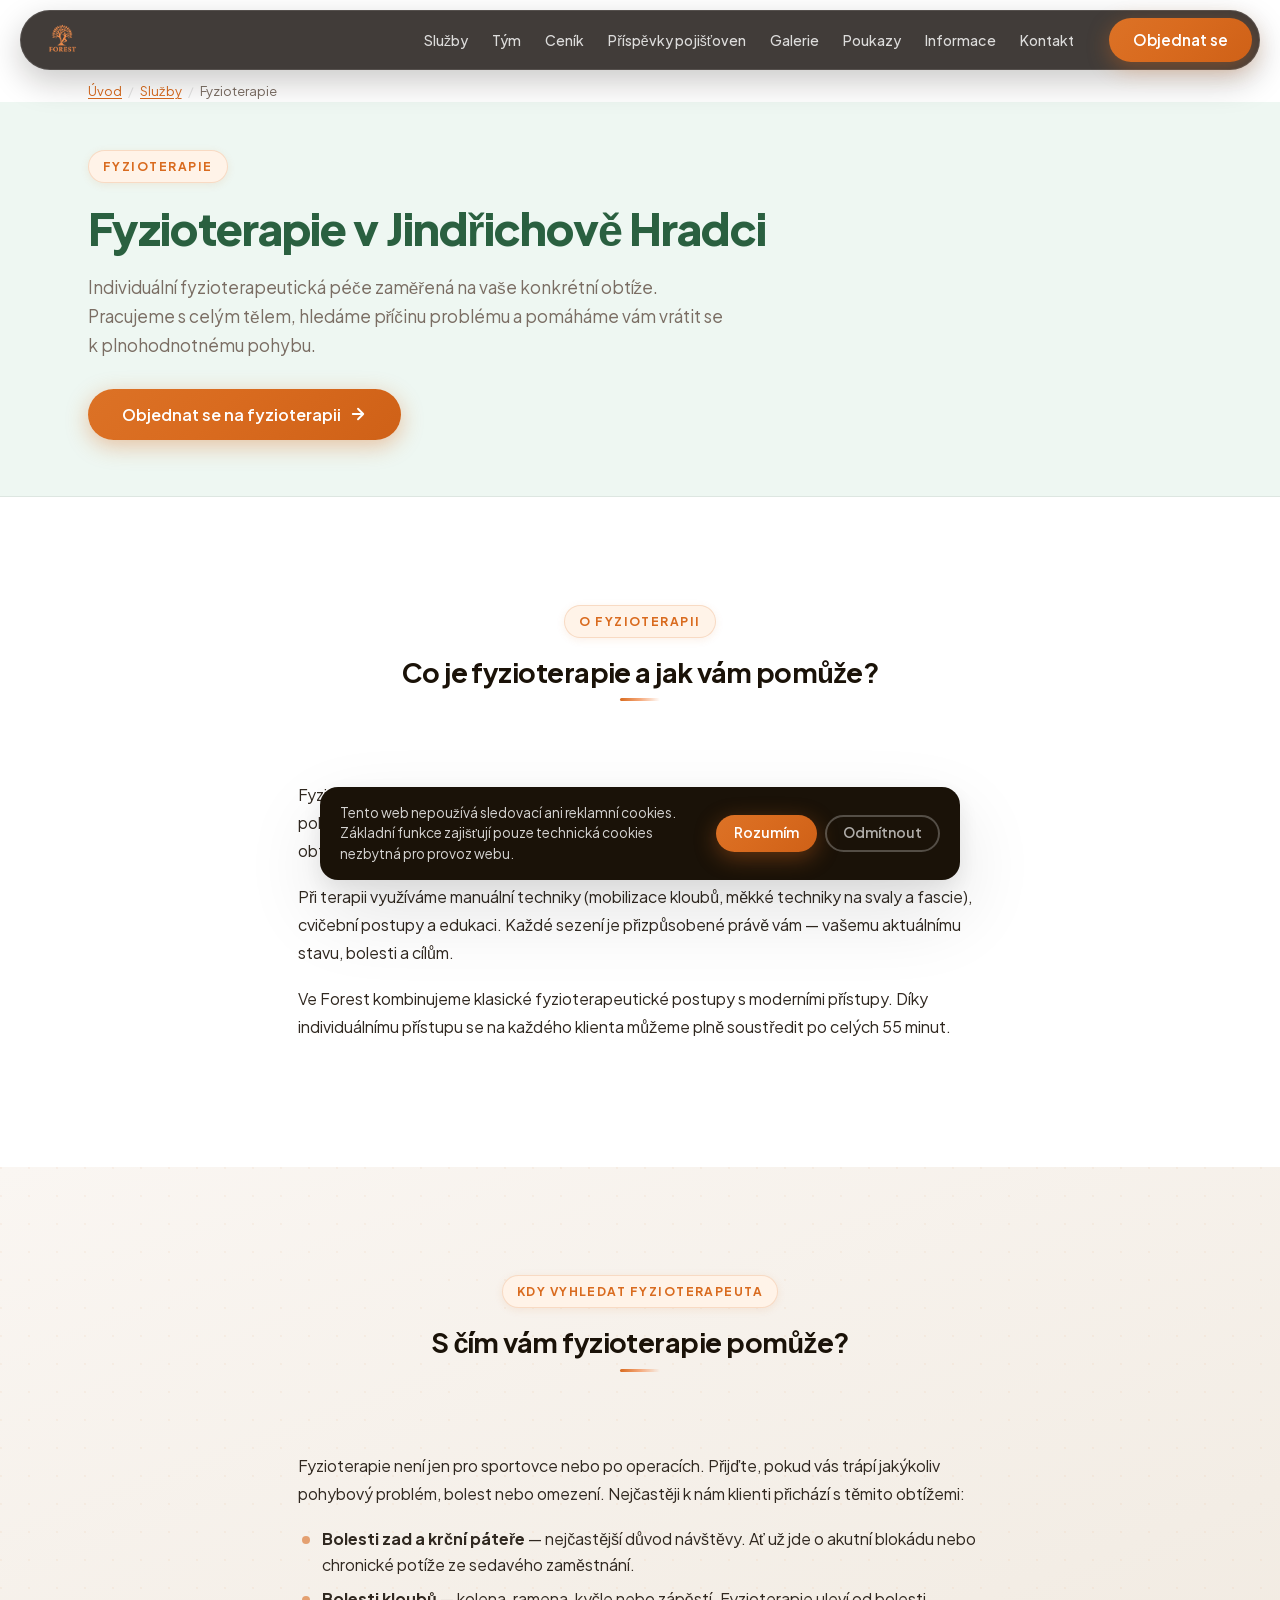
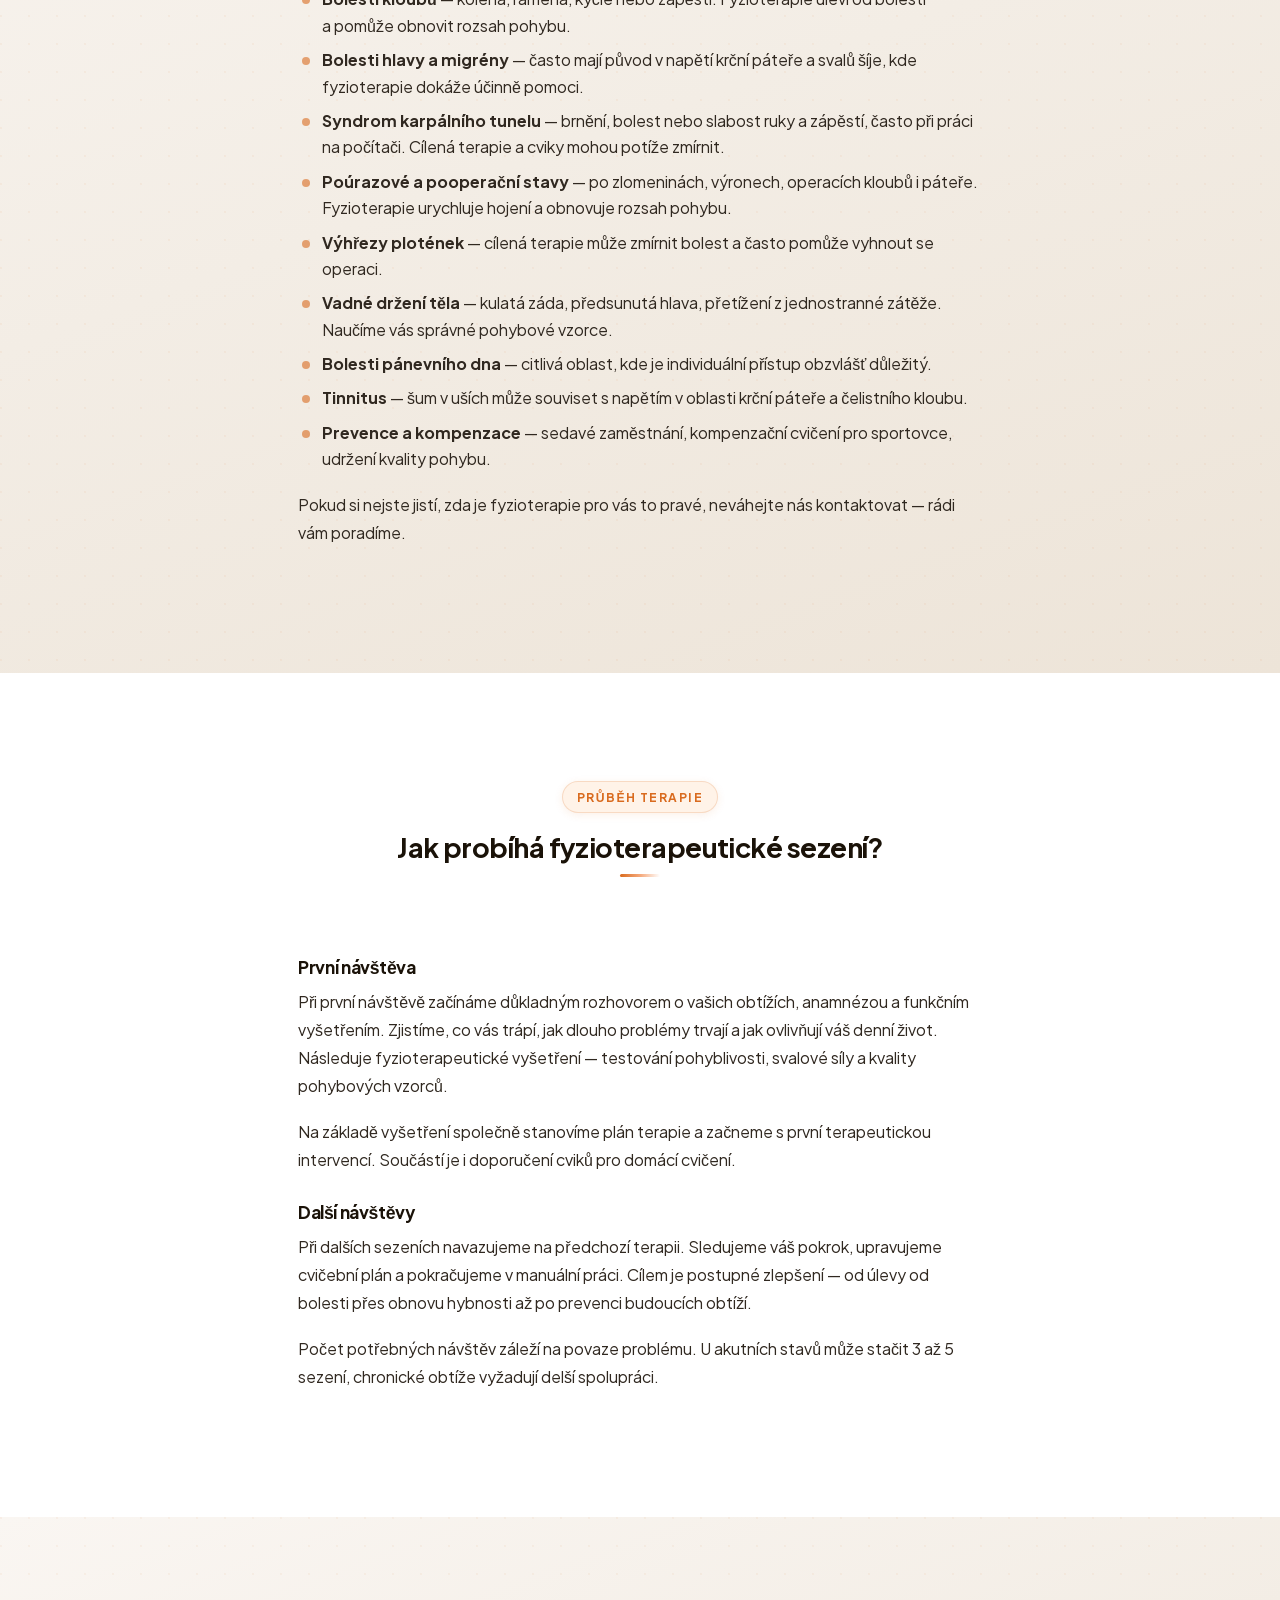
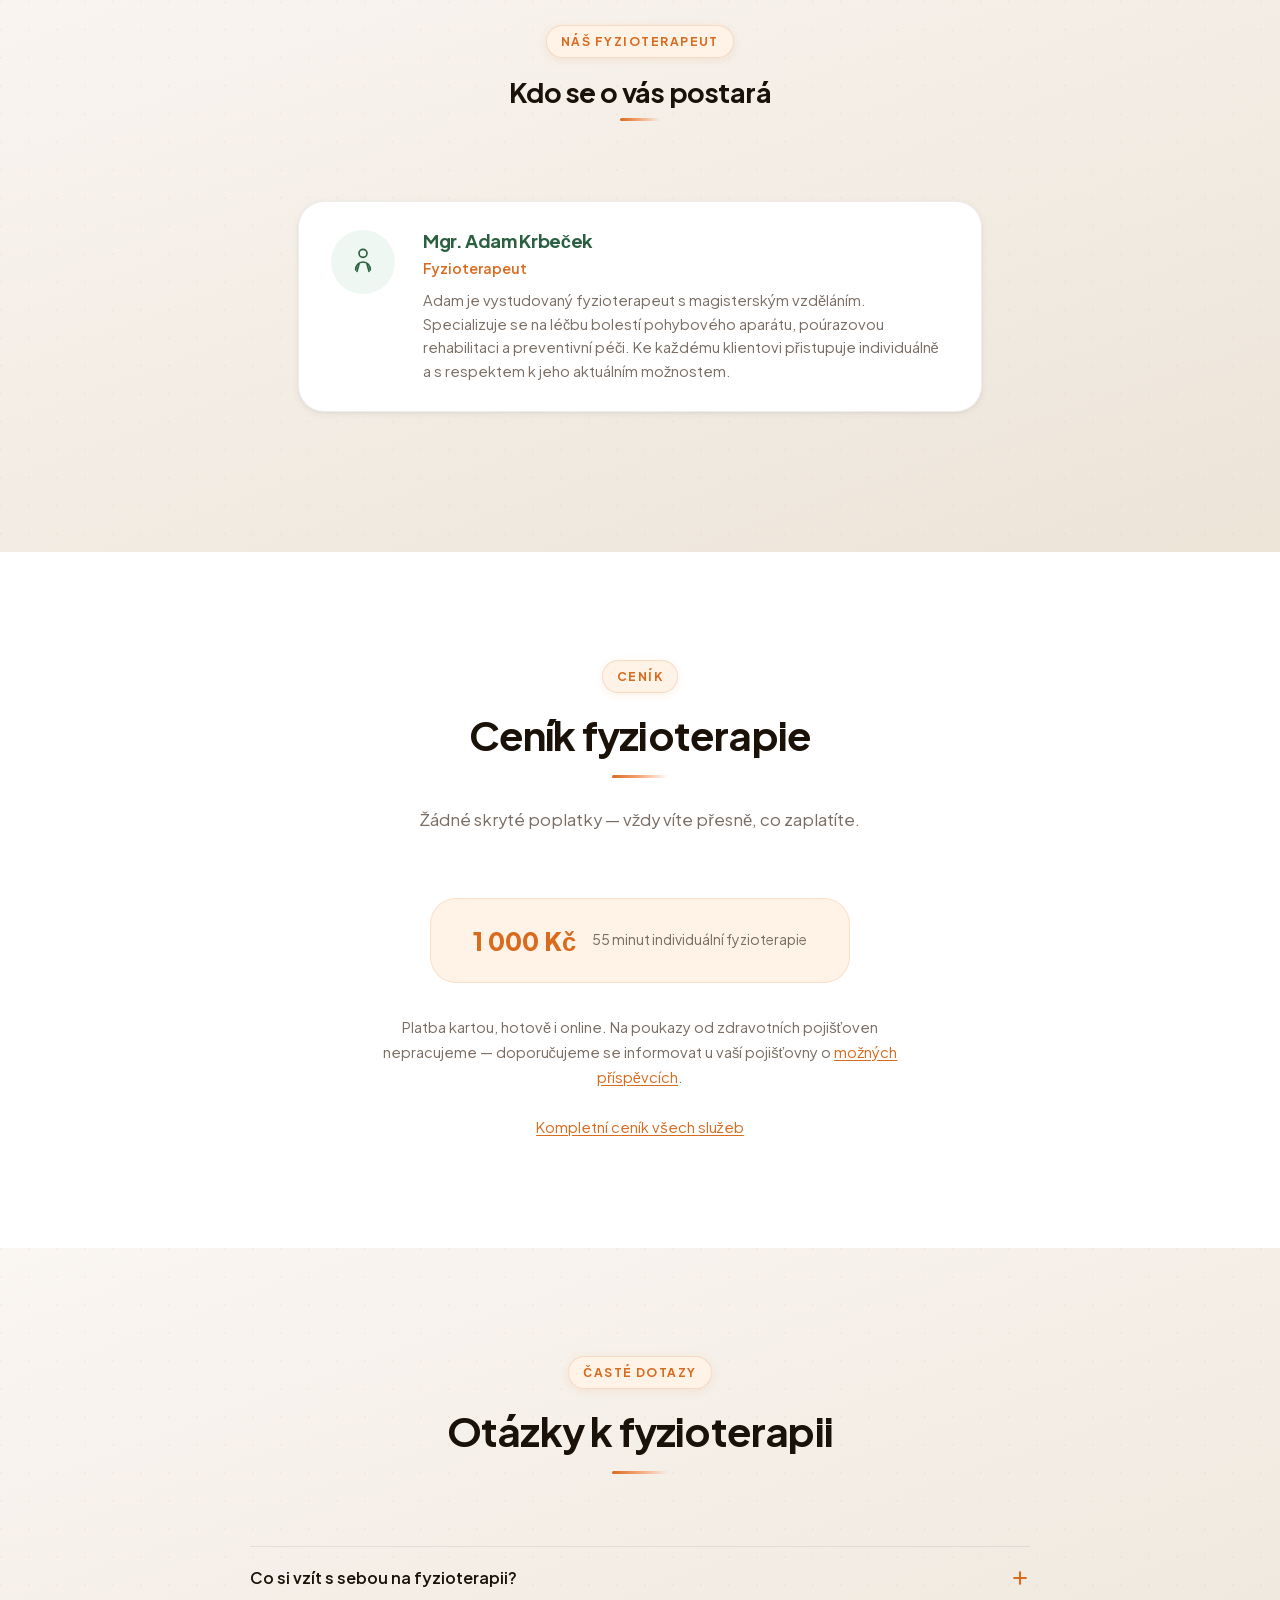
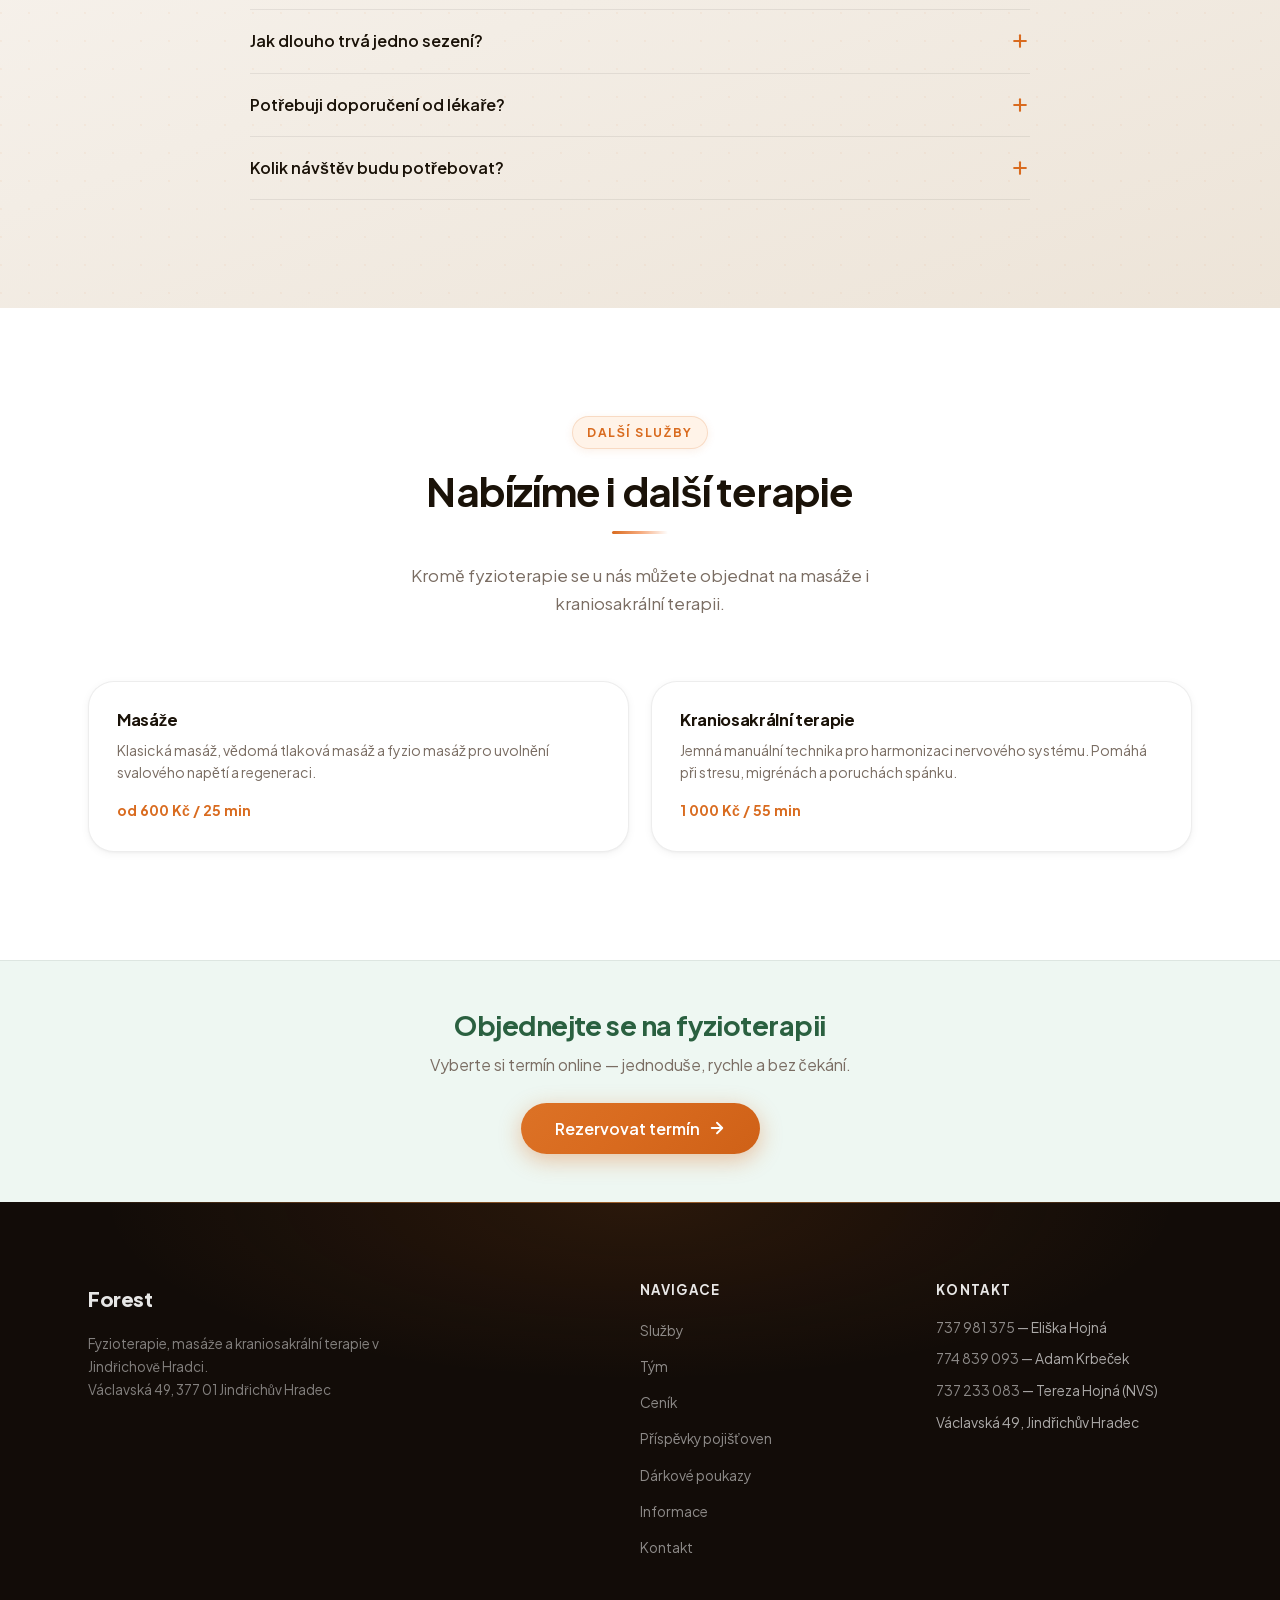
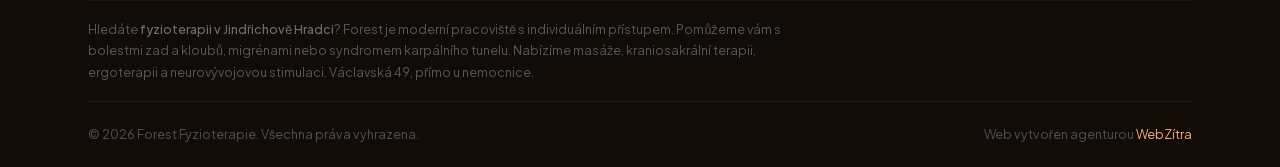
<file: fyzioterapie/index.html>
<!DOCTYPE html>
<html lang="cs">
<head>
    <meta charset="UTF-8">
    <meta name="viewport" content="width=device-width, initial-scale=1.0">
    <title>Fyzioterapie Jindřichův Hradec | Forest — individuální fyzioterapie JH</title>

    <!-- ═══ SEO ═══ -->
    <meta name="description" content="Fyzioterapie v Jindřichově Hradci — bolesti zad a kloubů, migrény, syndrom karpálního tunelu, poúrazové stavy. Mgr. Adam Krbeček, Václavská 49.">
    <meta name="keywords" content="fyzioterapie Jindřichův Hradec, fyzioterapeut Jindřichův Hradec, fyzio JH, fyzioterapie bolest zad, fyzioterapie krční páteř, rehabilitace Jindřichův Hradec, fyzioterapie bolest kloubů, fyzioterapie migréna, syndrom karpálního tunelu, karpální tunel cvičení">
    <meta name="robots" content="index, follow">
    <meta name="author" content="Forest Fyzioterapie Jindřichův Hradec">
    <link rel="canonical" href="https://forest-jh.cz/fyzioterapie/">
    <link rel="alternate" hreflang="cs" href="https://forest-jh.cz/fyzioterapie/">

    <!-- ═══ Open Graph ═══ -->
    <meta property="og:type" content="website">
    <meta property="og:url" content="https://forest-jh.cz/fyzioterapie/">
    <meta property="og:title" content="Fyzioterapie Jindřichův Hradec | Forest">
    <meta property="og:description" content="Individuální fyzioterapie v Jindřichově Hradci. Bolesti zad a kloubů, migrény, syndrom karpálního tunelu, poúrazové stavy. Objednejte se online.">
    <meta property="og:image" content="https://forest-jh.cz/fotky/og-image.jpg">
    <meta property="og:image:width" content="1200">
    <meta property="og:image:height" content="630">
    <meta property="og:locale" content="cs_CZ">
    <meta property="og:site_name" content="Forest Fyzioterapie">

    <!-- ═══ Twitter Card ═══ -->
    <meta name="twitter:card" content="summary_large_image">
    <meta name="twitter:title" content="Fyzioterapie Jindřichův Hradec | Forest">
    <meta name="twitter:description" content="Individuální fyzioterapie v Jindřichově Hradci — bolesti zad a kloubů, migrény, karpální tunel. Objednejte se online.">
    <meta name="twitter:image" content="https://forest-jh.cz/fotky/og-image.jpg">

    <!-- ═══ Favicon ═══ -->
    <link rel="icon" type="image/x-icon" href="../favicon.ico?v=3">
    <link rel="icon" type="image/png" sizes="32x32" href="../favicon-192.png">
    <link rel="apple-touch-icon" sizes="180x180" href="../apple-touch-icon.png">
    <link rel="manifest" href="../site.webmanifest">
    <meta name="theme-color" content="#D96B1F">

    <!-- ═══ Fonts (self-hosted) ═══ -->
    <link rel="preload" href="../fonts/plus-jakarta-sans-latin.woff2" as="font" type="font/woff2" crossorigin>

    <!-- ═══ Structured Data — ServicePage ═══ -->
    <script type="application/ld+json">
    {
        "@context": "https://schema.org",
        "@type": "MedicalWebPage",
        "name": "Fyzioterapie Jindřichův Hradec | Forest",
        "description": "Individuální fyzioterapie v Jindřichově Hradci — diagnostika, mobilizace, cvičení. Mgr. Adam Krbeček.",
        "url": "https://forest-jh.cz/fyzioterapie/",
        "about": [
            { "@type": "MedicalCondition", "name": "Bolesti zad a krční páteře" },
            { "@type": "MedicalCondition", "name": "Bolesti kloubů" },
            { "@type": "MedicalCondition", "name": "Bolesti hlavy a migréna" },
            { "@type": "MedicalCondition", "name": "Syndrom karpálního tunelu" },
            { "@type": "MedicalCondition", "name": "Poúrazové a pooperační stavy" },
            { "@type": "MedicalCondition", "name": "Výhřez ploténky" },
            { "@type": "MedicalCondition", "name": "Vadné držení těla" },
            { "@type": "MedicalCondition", "name": "Tinnitus" },
            { "@type": "MedicalCondition", "name": "Bolesti pánevního dna" }
        ],
        "mainEntity": {
            "@type": "MedicalTherapy",
            "name": "Fyzioterapie",
            "alternateName": ["Fyzioterapie Jindřichův Hradec", "Fyzio JH", "Fyzioterapeut Jindřichův Hradec"],
            "description": "Individuální fyzioterapie zaměřená na diagnostiku a léčbu pohybového aparátu. Pomáháme s bolestmi zad a kloubů, bolestmi hlavy a migrénami, syndromem karpálního tunelu, poúrazovými stavy, výhřezy plotének a vadným držením těla.",
            "medicineSystem": "WesternConventional",
            "relevantSpecialty": {
                "@type": "MedicalSpecialty",
                "name": "Physiotherapy"
            },
            "provider": {
                "@type": "MedicalBusiness",
                "name": "Forest Fyzioterapie Jindřichův Hradec",
                "url": "https://forest-jh.cz",
                "telephone": "+420737981375",
                "address": {
                    "@type": "PostalAddress",
                    "streetAddress": "Václavská 49",
                    "addressLocality": "Jindřichův Hradec",
                    "postalCode": "377 01",
                    "addressCountry": "CZ"
                },
                "openingHoursSpecification": [
                    { "@type": "OpeningHoursSpecification", "dayOfWeek": ["Monday","Tuesday","Wednesday","Thursday","Friday"], "opens": "08:00", "closes": "21:00" }
                ],
                "employee": {
                    "@type": "Person",
                    "name": "Mgr. Adam Krbeček",
                    "jobTitle": "Fyzioterapeut"
                }
            },
            "offers": {
                "@type": "Offer",
                "price": "1000",
                "priceCurrency": "CZK",
                "description": "55 minut individuální fyzioterapie"
            }
        }
    }
    </script>

    <!-- ═══ Structured Data — BreadcrumbList ═══ -->
    <script type="application/ld+json">
    {
        "@context": "https://schema.org",
        "@type": "BreadcrumbList",
        "itemListElement": [
            { "@type": "ListItem", "position": 1, "name": "Úvod", "item": "https://forest-jh.cz/" },
            { "@type": "ListItem", "position": 2, "name": "Služby", "item": "https://forest-jh.cz/#sluzby" },
            { "@type": "ListItem", "position": 3, "name": "Fyzioterapie", "item": "https://forest-jh.cz/fyzioterapie/" }
        ]
    }
    </script>

    <!-- ═══ Structured Data — FAQ ═══ -->
    <script type="application/ld+json">
    {
        "@context": "https://schema.org",
        "@type": "FAQPage",
        "mainEntity": [
            {
                "@type": "Question",
                "name": "Co si vzít s sebou na fyzioterapii?",
                "acceptedAnswer": {
                    "@type": "Answer",
                    "text": "Na fyzioterapii není potřeba speciální příprava. Stačí přijít v pohodlném oblečení, které umožní přístup k problémové oblasti. Pokud máte lékařské zprávy, rentgeny nebo výsledky vyšetření, vezměte je s sebou."
                }
            },
            {
                "@type": "Question",
                "name": "Jak dlouho trvá jedno sezení fyzioterapie?",
                "acceptedAnswer": {
                    "@type": "Answer",
                    "text": "Jedno sezení trvá 55 minut. Tento čas zahrnuje vstupní vyšetření (při první návštěvě), samotnou terapii a doporučení pro domácí cvičení."
                }
            },
            {
                "@type": "Question",
                "name": "Potřebuji na fyzioterapii doporučení od lékaře?",
                "acceptedAnswer": {
                    "@type": "Answer",
                    "text": "Ne, doporučení od lékaře nepotřebujete. Můžete se objednat přímo online. Nepracujeme na poukazy od zdravotních pojišťoven — služby si klienti hradí sami."
                }
            },
            {
                "@type": "Question",
                "name": "Kolik stojí fyzioterapie v Jindřichově Hradci?",
                "acceptedAnswer": {
                    "@type": "Answer",
                    "text": "Fyzioterapie ve Forest stojí 1 000 Kč za 55 minut. Platba je možná kartou, hotově i online. Na poukazy od lékaře nepracujeme."
                }
            }
        ]
    }
    </script>

    <link rel="stylesheet" href="../css/style.css?v=16">
</head>
<body>

<!-- ═══════════════════════════════════════════════════
     COOKIE BANNER
══════════════════════════════════════════════════════ -->
<div id="cookie-banner" class="cookie-banner" role="dialog" aria-label="Souhlas s cookies" aria-modal="false">
    <div class="cookie-inner">
        <p>Tento web nepoužívá sledovací ani reklamní cookies. Základní funkce zajišťují pouze technická cookies nezbytná pro provoz webu.</p>
        <div class="cookie-actions">
            <button id="cookie-accept" class="btn btn-primary btn-sm">Rozumím</button>
            <button id="cookie-decline" class="btn btn-ghost btn-sm">Odmítnout</button>
        </div>
    </div>
</div>

<!-- ═══════════════════════════════════════════════════
     HEADER
══════════════════════════════════════════════════════ -->
<header class="header scrolled" id="header">
    <div class="container header-inner">

        <a href="../" class="logo" aria-label="Forest — zpět na úvod">
            <img src="../forest-logo-2.png" alt="Forest" class="logo-img">
        </a>

        <nav class="nav" id="nav" aria-label="Hlavní navigace">
            <ul class="nav-list">
                <li><a href="../#sluzby"    class="nav-link">Služby</a></li>
                <li><a href="../#tym"       class="nav-link">Tým</a></li>
                <li><a href="../#cenik"     class="nav-link">Ceník</a></li>
                <li><a href="../#prispevky" class="nav-link">Příspěvky pojišťoven</a></li>
                <li><a href="../#galerie"   class="nav-link">Galerie</a></li>
                <li><a href="../#poukazy"   class="nav-link">Poukazy</a></li>
                <li><a href="../#informace" class="nav-link">Informace</a></li>
                <li><a href="../#kontakt"   class="nav-link">Kontakt</a></li>
            </ul>
        </nav>

        <a href="#" class="btn btn-primary nav-cta" data-booking>Objednat se</a>

        <button class="hamburger" id="hamburger" aria-label="Otevřít navigaci" aria-expanded="false" aria-controls="m-nav">
            <span></span>
            <span></span>
            <span></span>
        </button>

    </div>
</header>

<!-- ═══════════════════════════════════════════════════
     BREADCRUMB
══════════════════════════════════════════════════════ -->
<nav class="breadcrumb" aria-label="Drobečková navigace">
    <div class="container">
        <ol class="breadcrumb-list">
            <li><a href="../">Úvod</a></li>
            <li class="breadcrumb-sep" aria-hidden="true">/</li>
            <li><a href="../#sluzby">Služby</a></li>
            <li class="breadcrumb-sep" aria-hidden="true">/</li>
            <li aria-current="page">Fyzioterapie</li>
        </ol>
    </div>
</nav>

<!-- ═══════════════════════════════════════════════════
     HERO
══════════════════════════════════════════════════════ -->
<section class="subpage-hero" aria-label="Fyzioterapie v Jindřichově Hradci">
    <div class="container">
        <span class="section-tag">Fyzioterapie</span>
        <h1>Fyzioterapie v&nbsp;Jindřichově Hradci</h1>
        <p class="hero-perex">
            Individuální fyzioterapeutická péče zaměřená na vaše konkrétní obtíže.
            Pracujeme s&nbsp;celým tělem, hledáme příčinu problému a&nbsp;pomáháme vám
            vrátit se k&nbsp;plnohodnotnému pohybu.
        </p>
        <a href="#" class="btn btn-primary btn-lg" data-booking>
            Objednat se na fyzioterapii
            <svg width="18" height="18" viewBox="0 0 24 24" fill="none" stroke="currentColor" stroke-width="2.5" stroke-linecap="round" stroke-linejoin="round" aria-hidden="true"><path d="M5 12h14M12 5l7 7-7 7"/></svg>
        </a>
    </div>
</section>

<!-- ═══════════════════════════════════════════════════
     CO JE FYZIOTERAPIE
══════════════════════════════════════════════════════ -->
<section class="section">
    <div class="container prose">
        <header class="section-header" data-animate>
            <span class="section-tag">O fyzioterapii</span>
            <h2>Co je fyzioterapie a&nbsp;jak vám pomůže?</h2>
        </header>

        <p>
            Fyzioterapie je zdravotnický obor, který se zaměřuje na obnovu a&nbsp;udržení
            správné funkce pohybového aparátu. Nejde jen o&nbsp;zmírnění bolesti —
            fyzioterapeut hledá skutečnou příčinu obtíží a&nbsp;pracuje s&nbsp;tělem jako
            celkem.
        </p>
        <p>
            Při terapii využíváme manuální techniky (mobilizace kloubů, měkké techniky
            na svaly a&nbsp;fascie), cvičební postupy a&nbsp;edukaci. Každé sezení je
            přizpůsobené právě vám — vašemu aktuálnímu stavu, bolesti a&nbsp;cílům.
        </p>
        <p>
            Ve Forest kombinujeme klasické fyzioterapeutické postupy s&nbsp;moderními
            přístupy. Díky individuálnímu přístupu se na každého klienta můžeme plně
            soustředit po celých 55 minut.
        </p>
    </div>
</section>

<!-- ═══════════════════════════════════════════════════
     KDY PŘIJÍT
══════════════════════════════════════════════════════ -->
<section class="section section-alt">
    <div class="container prose">
        <header class="section-header" data-animate>
            <span class="section-tag">Kdy vyhledat fyzioterapeuta</span>
            <h2>S&nbsp;čím vám fyzioterapie pomůže?</h2>
        </header>

        <p>
            Fyzioterapie není jen pro sportovce nebo po operacích. Přijďte, pokud
            vás trápí jakýkoliv pohybový problém, bolest nebo omezení. Nejčastěji
            k&nbsp;nám klienti přichází s&nbsp;těmito obtížemi:
        </p>

        <ul>
            <li><strong>Bolesti zad a&nbsp;krční páteře</strong> — nejčastější důvod návštěvy. Ať už jde o&nbsp;akutní blokádu nebo chronické potíže ze sedavého zaměstnání.</li>
            <li><strong>Bolesti kloubů</strong> — kolena, ramena, kyčle nebo zápěstí. Fyzioterapie uleví od bolesti a&nbsp;pomůže obnovit rozsah pohybu.</li>
            <li><strong>Bolesti hlavy a&nbsp;migrény</strong> — často mají původ v&nbsp;napětí krční páteře a&nbsp;svalů šíje, kde fyzioterapie dokáže účinně pomoci.</li>
            <li><strong>Syndrom karpálního tunelu</strong> — brnění, bolest nebo slabost ruky a&nbsp;zápěstí, často při práci na počítači. Cílená terapie a&nbsp;cviky mohou potíže zmírnit.</li>
            <li><strong>Poúrazové a&nbsp;pooperační stavy</strong> — po zlomeninách, výronech, operacích kloubů i&nbsp;páteře. Fyzioterapie urychluje hojení a&nbsp;obnovuje rozsah pohybu.</li>
            <li><strong>Výhřezy plotének</strong> — cílená terapie může zmírnit bolest a&nbsp;často pomůže vyhnout se operaci.</li>
            <li><strong>Vadné držení těla</strong> — kulatá záda, předsunutá hlava, přetížení z&nbsp;jednostranné zátěže. Naučíme vás správné pohybové vzorce.</li>
            <li><strong>Bolesti pánevního dna</strong> — citlivá oblast, kde je individuální přístup obzvlášť důležitý.</li>
            <li><strong>Tinnitus</strong> — šum v&nbsp;uších může souviset s&nbsp;napětím v&nbsp;oblasti krční páteře a&nbsp;čelistního kloubu.</li>
            <li><strong>Prevence a&nbsp;kompenzace</strong> — sedavé zaměstnání, kompenzační cvičení pro sportovce, udržení kvality pohybu.</li>
        </ul>

        <p>
            Pokud si nejste jistí, zda je fyzioterapie pro vás to pravé, neváhejte
            nás <a href="../#kontakt">kontaktovat</a> — rádi vám poradíme.
        </p>
    </div>
</section>

<!-- ═══════════════════════════════════════════════════
     JAK PROBÍHÁ SEZENÍ
══════════════════════════════════════════════════════ -->
<section class="section">
    <div class="container prose">
        <header class="section-header" data-animate>
            <span class="section-tag">Průběh terapie</span>
            <h2>Jak probíhá fyzioterapeutické sezení?</h2>
        </header>

        <h3>První návštěva</h3>
        <p>
            Při první návštěvě začínáme důkladným rozhovorem o&nbsp;vašich obtížích,
            anamnézou a&nbsp;funkčním vyšetřením. Zjistíme, co vás trápí, jak dlouho
            problémy trvají a&nbsp;jak ovlivňují váš denní život. Následuje
            fyzioterapeutické vyšetření — testování pohyblivosti, svalové síly
            a&nbsp;kvality pohybových vzorců.
        </p>
        <p>
            Na základě vyšetření společně stanovíme plán terapie a&nbsp;začneme
            s&nbsp;první terapeutickou intervencí. Součástí je i&nbsp;doporučení
            cviků pro domácí cvičení.
        </p>

        <h3>Další návštěvy</h3>
        <p>
            Při dalších sezeních navazujeme na předchozí terapii. Sledujeme váš
            pokrok, upravujeme cvičební plán a&nbsp;pokračujeme v&nbsp;manuální práci.
            Cílem je postupné zlepšení — od úlevy od bolesti přes obnovu hybnosti
            až po prevenci budoucích obtíží.
        </p>
        <p>
            Počet potřebných návštěv záleží na povaze problému. U&nbsp;akutních stavů
            může stačit 3 až 5 sezení, chronické obtíže vyžadují delší spolupráci.
        </p>
    </div>
</section>

<!-- ═══════════════════════════════════════════════════
     NÁŠ FYZIOTERAPEUT
══════════════════════════════════════════════════════ -->
<section class="section section-alt">
    <div class="container prose">
        <header class="section-header" data-animate>
            <span class="section-tag">Náš fyzioterapeut</span>
            <h2>Kdo se o&nbsp;vás postará</h2>
        </header>

        <div class="therapist-card" data-animate>
            <div class="therapist-card-icon" aria-hidden="true">
                <svg width="32" height="32" viewBox="0 0 48 48" fill="none">
                    <circle cx="24" cy="11" r="6" stroke="currentColor" stroke-width="2.5"/>
                    <path d="M13 36c0-7 4.5-12 11-12s11 5 11 12" stroke="currentColor" stroke-width="2.5" stroke-linecap="round"/>
                    <path d="M18 27l-3 11M30 27l3 11" stroke="currentColor" stroke-width="2.5" stroke-linecap="round"/>
                </svg>
            </div>
            <div>
                <h3>Mgr. Adam Krbeček</h3>
                <p class="therapist-title">Fyzioterapeut</p>
                <p>
                    Adam je vystudovaný fyzioterapeut s&nbsp;magisterským vzděláním.
                    Specializuje se na léčbu bolestí pohybového aparátu, poúrazovou
                    rehabilitaci a&nbsp;preventivní péči. Ke každému klientovi přistupuje
                    individuálně a&nbsp;s&nbsp;respektem k&nbsp;jeho aktuálním možnostem.
                </p>
            </div>
        </div>
    </div>
</section>

<!-- ═══════════════════════════════════════════════════
     CENÍK
══════════════════════════════════════════════════════ -->
<section class="section">
    <div class="container">
        <header class="section-header" data-animate>
            <span class="section-tag">Ceník</span>
            <h2>Ceník fyzioterapie</h2>
            <p>Žádné skryté poplatky — vždy víte přesně, co zaplatíte.</p>
        </header>

        <div class="price-highlight" data-animate>
            <span class="price-amount">1&nbsp;000 Kč</span>
            <span class="price-detail">55 minut individuální fyzioterapie</span>
        </div>

        <p style="text-align:center; color: var(--text-muted); font-size: 0.92rem; max-width: 520px; margin: 0 auto;">
            Platba kartou, hotově i&nbsp;online. Na poukazy od zdravotních pojišťoven
            nepracujeme — doporučujeme se informovat u&nbsp;vaší pojišťovny o&nbsp;<a href="../#prispevky" style="color: var(--primary); text-decoration: underline; text-underline-offset: 2px;">možných
            příspěvcích</a>.
            <br><br>
            <a href="../#cenik" style="color: var(--primary); text-decoration: underline; text-underline-offset: 2px;">Kompletní ceník všech služeb</a>
        </p>
    </div>
</section>

<!-- ═══════════════════════════════════════════════════
     FAQ
══════════════════════════════════════════════════════ -->
<section class="section section-alt">
    <div class="container">
        <header class="section-header" data-animate>
            <span class="section-tag">Časté dotazy</span>
            <h2>Otázky k&nbsp;fyzioterapii</h2>
        </header>

        <div class="faq-list">

            <div class="faq-item">
                <button class="faq-question" aria-expanded="false">
                    Co si vzít s&nbsp;sebou na fyzioterapii?
                    <svg width="20" height="20" viewBox="0 0 24 24" fill="none" stroke="currentColor" stroke-width="2.5" stroke-linecap="round" stroke-linejoin="round" aria-hidden="true"><line x1="12" y1="5" x2="12" y2="19"/><line x1="5" y1="12" x2="19" y2="12"/></svg>
                </button>
                <div class="faq-answer">
                    <p>Na fyzioterapii není potřeba žádná speciální příprava. Stačí přijít v&nbsp;pohodlném oblečení, které umožní přístup k&nbsp;problémové oblasti. Pokud máte lékařské zprávy, rentgeny nebo výsledky vyšetření, vezměte je s&nbsp;sebou — pomohou nám lépe pochopit váš stav.</p>
                </div>
            </div>

            <div class="faq-item">
                <button class="faq-question" aria-expanded="false">
                    Jak dlouho trvá jedno sezení?
                    <svg width="20" height="20" viewBox="0 0 24 24" fill="none" stroke="currentColor" stroke-width="2.5" stroke-linecap="round" stroke-linejoin="round" aria-hidden="true"><line x1="12" y1="5" x2="12" y2="19"/><line x1="5" y1="12" x2="19" y2="12"/></svg>
                </button>
                <div class="faq-answer">
                    <p>Jedno sezení fyzioterapie trvá 55 minut. Tento čas zahrnuje vstupní vyšetření (při první návštěvě), samotnou terapii a&nbsp;doporučení pro domácí cvičení. Celý čas je věnován pouze vám.</p>
                </div>
            </div>

            <div class="faq-item">
                <button class="faq-question" aria-expanded="false">
                    Potřebuji doporučení od lékaře?
                    <svg width="20" height="20" viewBox="0 0 24 24" fill="none" stroke="currentColor" stroke-width="2.5" stroke-linecap="round" stroke-linejoin="round" aria-hidden="true"><line x1="12" y1="5" x2="12" y2="19"/><line x1="5" y1="12" x2="19" y2="12"/></svg>
                </button>
                <div class="faq-answer">
                    <p>Ne, doporučení od lékaře nepotřebujete. Můžete se objednat přímo online bez jakéhokoliv doporučení. Nepracujeme na poukazy od zdravotních pojišťoven — služby si klienti hradí sami. Doporučujeme se informovat u&nbsp;vaší pojišťovny, zda nepřispívá na fyzioterapii.</p>
                </div>
            </div>

            <div class="faq-item">
                <button class="faq-question" aria-expanded="false">
                    Kolik návštěv budu potřebovat?
                    <svg width="20" height="20" viewBox="0 0 24 24" fill="none" stroke="currentColor" stroke-width="2.5" stroke-linecap="round" stroke-linejoin="round" aria-hidden="true"><line x1="12" y1="5" x2="12" y2="19"/><line x1="5" y1="12" x2="19" y2="12"/></svg>
                </button>
                <div class="faq-answer">
                    <p>Záleží na povaze vašich obtíží. U&nbsp;akutních problémů (např. zablokovaná záda) může stačit 3 až 5 sezení. Chronické potíže, jako dlouhodobé bolesti zad nebo špatné držení těla, obvykle vyžadují delší spolupráci. Přesný plán s&nbsp;vámi probereme při prvním sezení.</p>
                </div>
            </div>

        </div>
    </div>
</section>

<!-- ═══════════════════════════════════════════════════
     DALŠÍ SLUŽBY
══════════════════════════════════════════════════════ -->
<section class="section">
    <div class="container">
        <header class="section-header" data-animate>
            <span class="section-tag">Další služby</span>
            <h2>Nabízíme i&nbsp;další terapie</h2>
            <p>Kromě fyzioterapie se u nás můžete objednat na masáže i kraniosakrální terapii.</p>
        </header>

        <div class="related-grid">
            <a href="../masaze/" class="related-card" data-animate>
                <h3>Masáže</h3>
                <p>Klasická masáž, vědomá tlaková masáž a&nbsp;fyzio masáž pro uvolnění svalového napětí a&nbsp;regeneraci.</p>
                <span class="price">od 600 Kč / 25 min</span>
            </a>
            <a href="../kraniosakralni-terapie/" class="related-card" data-animate>
                <h3>Kraniosakrální terapie</h3>
                <p>Jemná manuální technika pro harmonizaci nervového systému. Pomáhá při stresu, migrénách a&nbsp;poruchách spánku.</p>
                <span class="price">1&nbsp;000 Kč / 55 min</span>
            </a>
        </div>
    </div>
</section>

<!-- ═══════════════════════════════════════════════════
     CTA
══════════════════════════════════════════════════════ -->
<section class="cta-strip">
    <div class="container">
        <h2>Objednejte se na fyzioterapii</h2>
        <p>Vyberte si termín online — jednoduše, rychle a&nbsp;bez čekání.</p>
        <a href="#" class="btn btn-primary btn-lg" data-booking>
            Rezervovat termín
            <svg width="18" height="18" viewBox="0 0 24 24" fill="none" stroke="currentColor" stroke-width="2.5" stroke-linecap="round" stroke-linejoin="round" aria-hidden="true"><path d="M5 12h14M12 5l7 7-7 7"/></svg>
        </a>
    </div>
</section>

<!-- ═══════════════════════════════════════════════════
     FOOTER
══════════════════════════════════════════════════════ -->
<footer class="footer">
    <div class="container">
        <div class="footer-grid">

            <div class="footer-brand">
                <a href="../" class="logo logo-white" aria-label="Forest — zpět na úvod">
                    Forest
                </a>
                <p>Fyzioterapie, masáže a kraniosakrální terapie v Jindřichově Hradci.<br>Václavská 49, 377 01 Jindřichův Hradec</p>
            </div>

            <nav class="footer-nav" aria-label="Patičková navigace">
                <h3>Navigace</h3>
                <ul>
                    <li><a href="../#sluzby">Služby</a></li>
                    <li><a href="../#tym">Tým</a></li>
                    <li><a href="../#cenik">Ceník</a></li>
                    <li><a href="../#prispevky">Příspěvky pojišťoven</a></li>
                    <li><a href="../#poukazy">Dárkové poukazy</a></li>
                    <li><a href="../#informace">Informace</a></li>
                    <li><a href="../#kontakt">Kontakt</a></li>
                </ul>
            </nav>

            <address class="footer-contact">
                <h3>Kontakt</h3>
                <p><a href="tel:+420737981375">737 981 375</a> — Eliška Hojná</p>
                <p><a href="tel:+420774839093">774 839 093</a> — Adam Krbeček</p>
                <p><a href="tel:+420737233083">737 233 083</a> — Tereza Hojná (NVS)</p>
                <p>Václavská 49, Jindřichův Hradec</p>
            </address>

        </div>

        <div class="footer-seo">
            <p>Hledáte <strong>fyzioterapii v Jindřichově Hradci</strong>? Forest je moderní pracoviště s individuálním přístupem. Pomůžeme vám s bolestmi zad a kloubů, migrénami nebo syndromem karpálního tunelu. Nabízíme <a href="../masaze/">masáže</a>, <a href="../kraniosakralni-terapie/">kraniosakrální terapii</a>, ergoterapii a neurovývojovou stimulaci. Václavská 49, přímo u nemocnice.</p>
        </div>

        <div class="footer-bottom">
            <p>&copy; <span id="footer-year">2025</span> Forest Fyzioterapie. Všechna práva vyhrazena.</p>
            <p>Web vytvořen agenturou <a href="https://webzitra.cz" target="_blank" rel="noopener noreferrer">WebZítra</a></p>
        </div>
    </div>
</footer>

<button class="back-to-top" id="back-to-top" aria-label="Přejít zpět nahoru" hidden>
    <svg width="20" height="20" viewBox="0 0 24 24" fill="none" stroke="currentColor" stroke-width="2.5" stroke-linecap="round" stroke-linejoin="round" aria-hidden="true"><path d="M12 19V5M5 12l7-7 7 7"/></svg>
</button>

<!-- ═══════════════════════════════════════════════════
     MOBILNÍ NAV DRAWER
══════════════════════════════════════════════════════ -->
<div class="m-nav" id="m-nav" role="dialog" aria-label="Navigace" aria-modal="true" aria-hidden="true">
    <ul class="m-nav-list">
        <li><a href="../#sluzby"    class="nav-link m-nav-link">Služby</a></li>
        <li><a href="../#tym"       class="nav-link m-nav-link">Tým</a></li>
        <li><a href="../#cenik"     class="nav-link m-nav-link">Ceník</a></li>
        <li><a href="../#prispevky" class="nav-link m-nav-link">Příspěvky pojišťoven</a></li>
        <li><a href="../#galerie"   class="nav-link m-nav-link">Galerie</a></li>
        <li><a href="../#poukazy"   class="nav-link m-nav-link">Poukazy</a></li>
        <li><a href="../#informace" class="nav-link m-nav-link">Informace</a></li>
        <li><a href="../#kontakt"   class="nav-link m-nav-link">Kontakt</a></li>
    </ul>
    <a href="#" class="btn btn-primary btn-lg m-nav-cta" data-booking>Objednat se</a>
</div>
<div class="nav-overlay" id="nav-overlay" aria-hidden="true"></div>

<script src="../js/main.js?v=8" defer></script>

<!-- FAQ accordion toggle -->
<script>
document.querySelectorAll('.faq-question').forEach(function(btn) {
    btn.addEventListener('click', function() {
        var item = this.closest('.faq-item');
        var isOpen = item.classList.contains('open');
        // Close all
        document.querySelectorAll('.faq-item').forEach(function(i) {
            i.classList.remove('open');
            i.querySelector('.faq-question').setAttribute('aria-expanded', 'false');
        });
        // Toggle current
        if (!isOpen) {
            item.classList.add('open');
            this.setAttribute('aria-expanded', 'true');
        }
    });
});
</script>
</body>
</html>
</file>
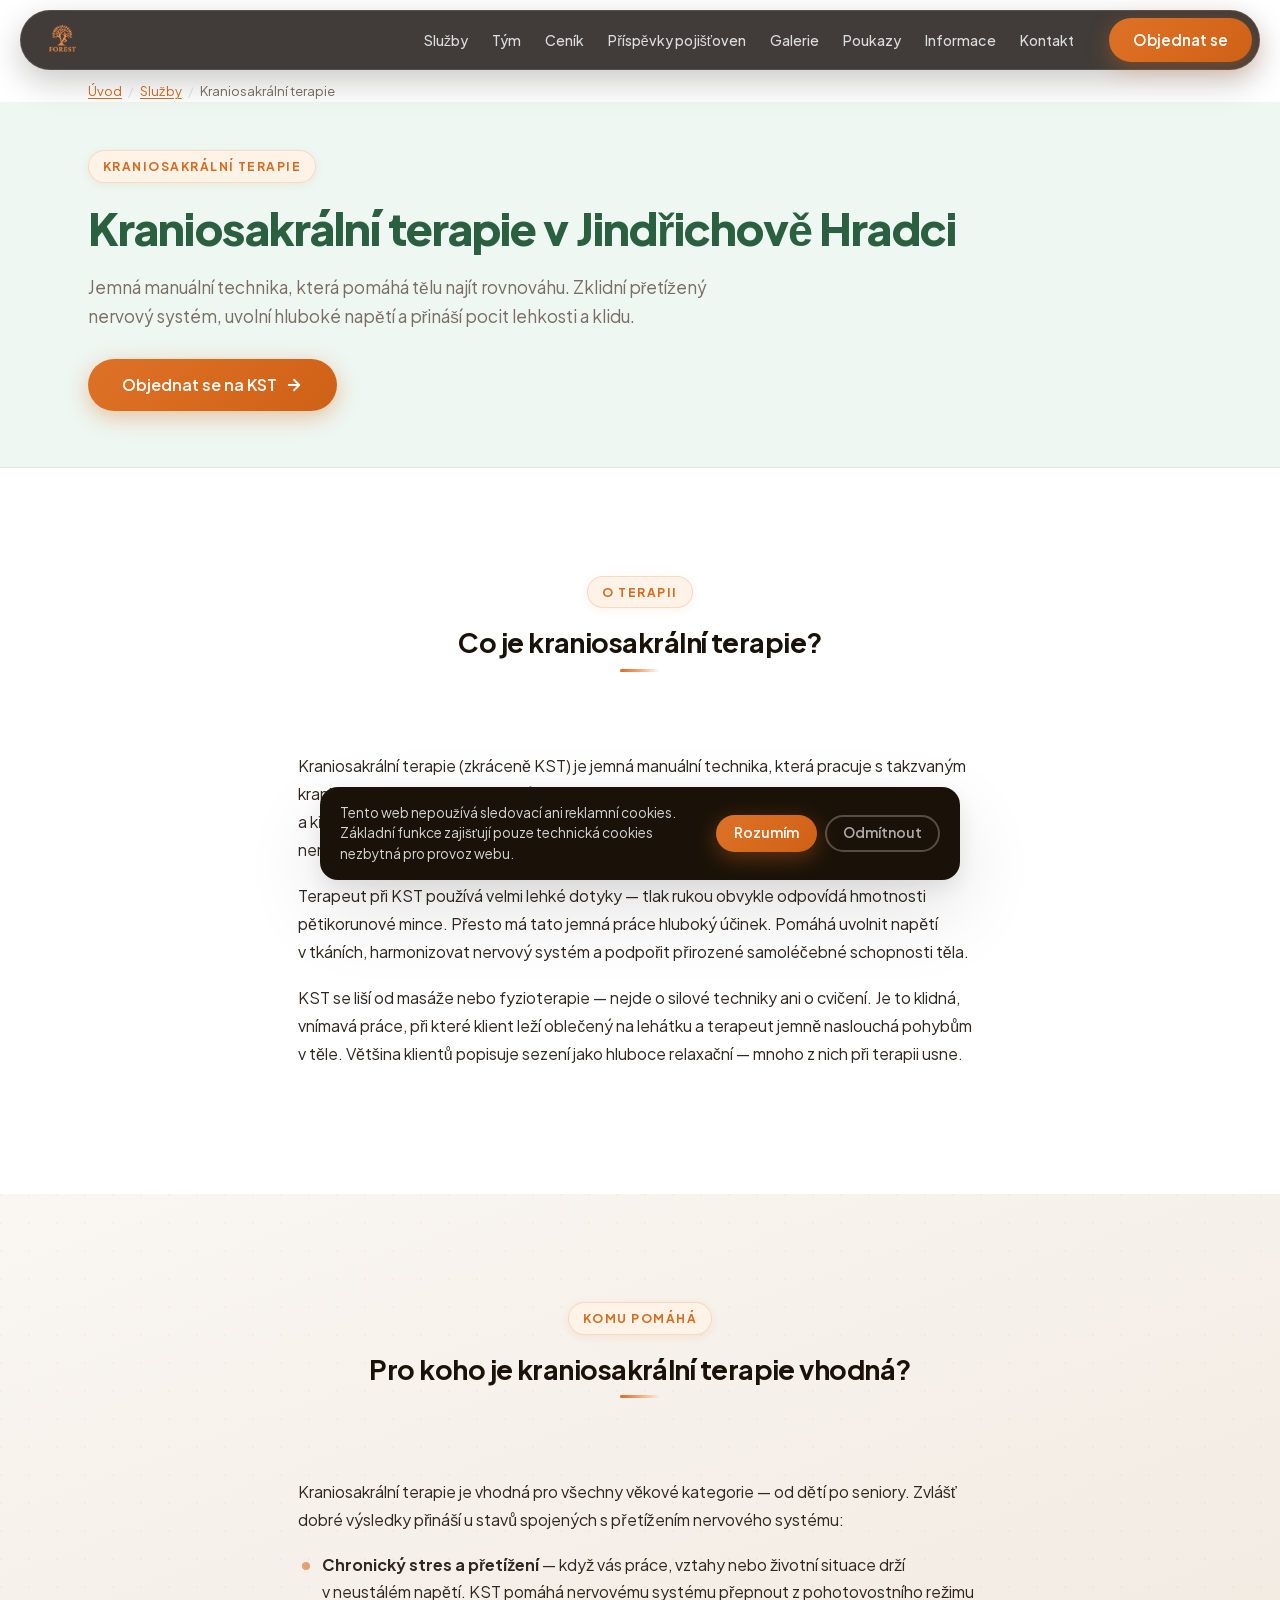
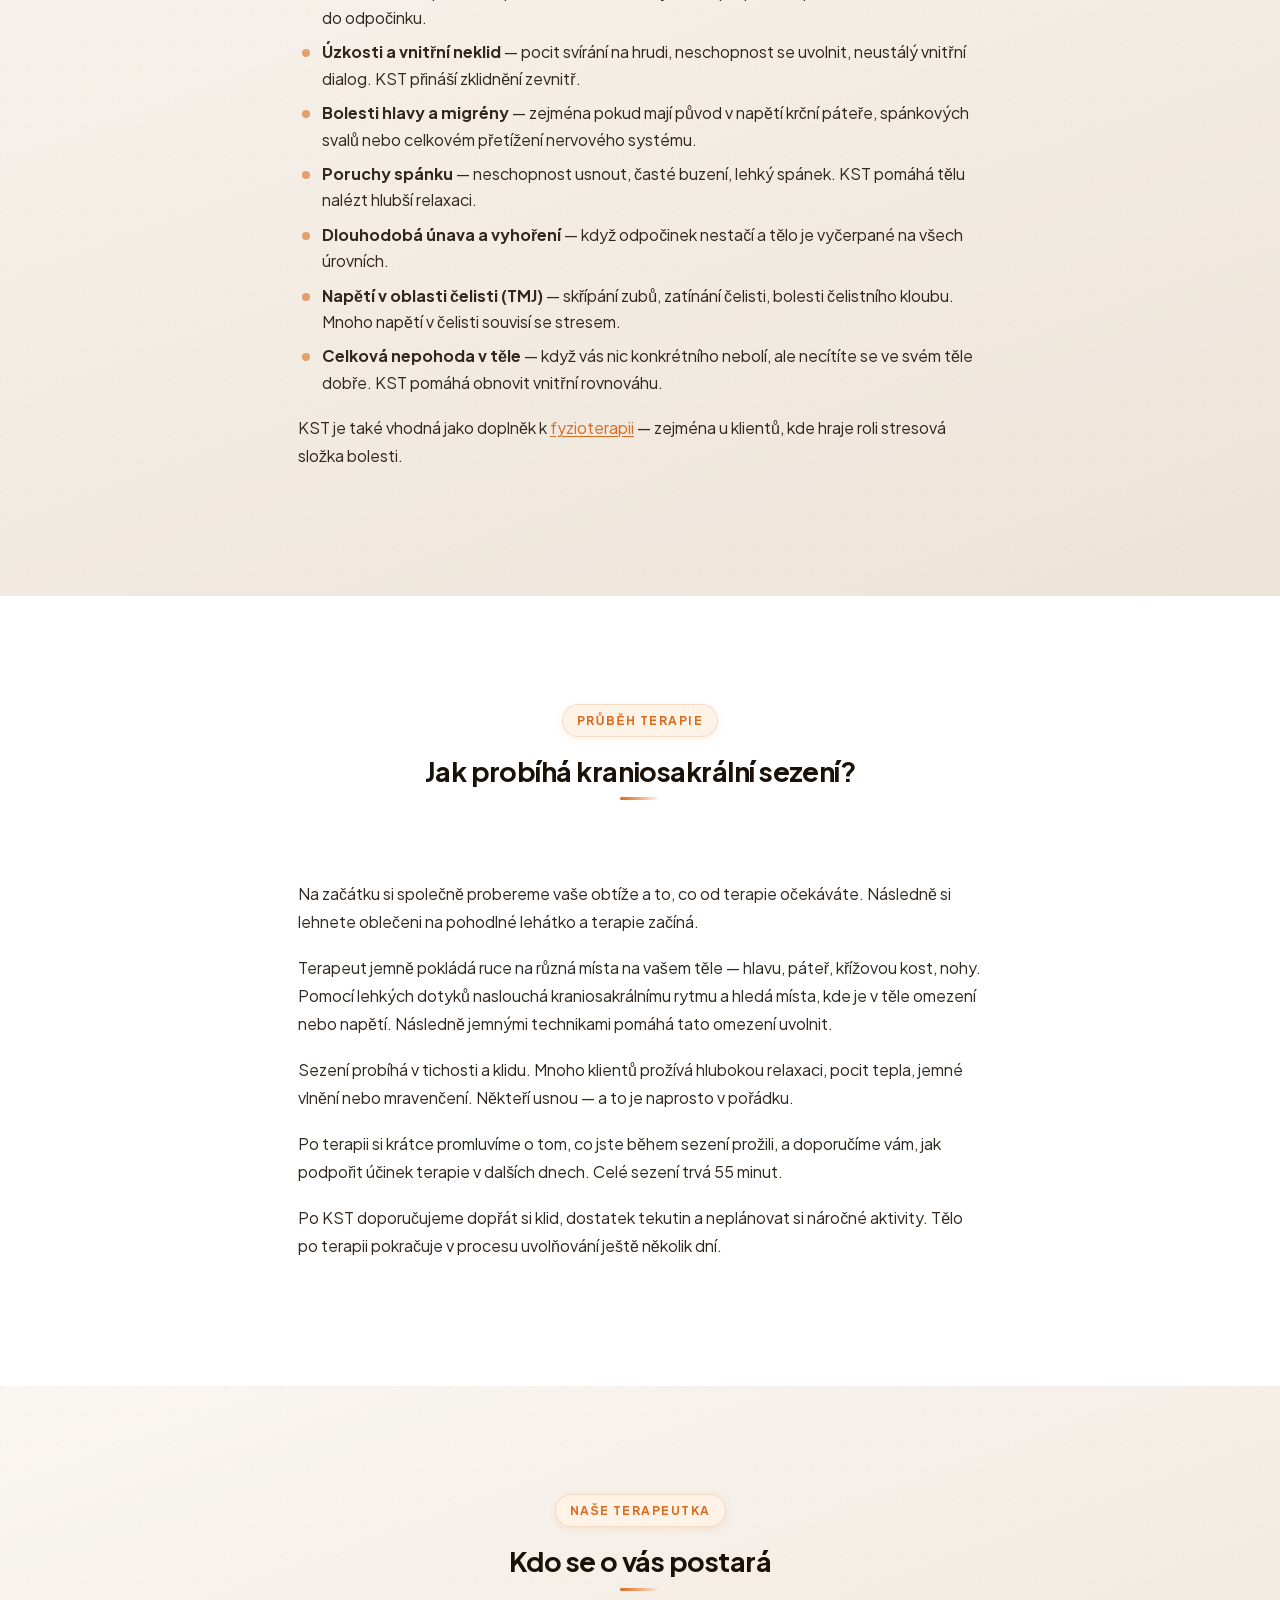
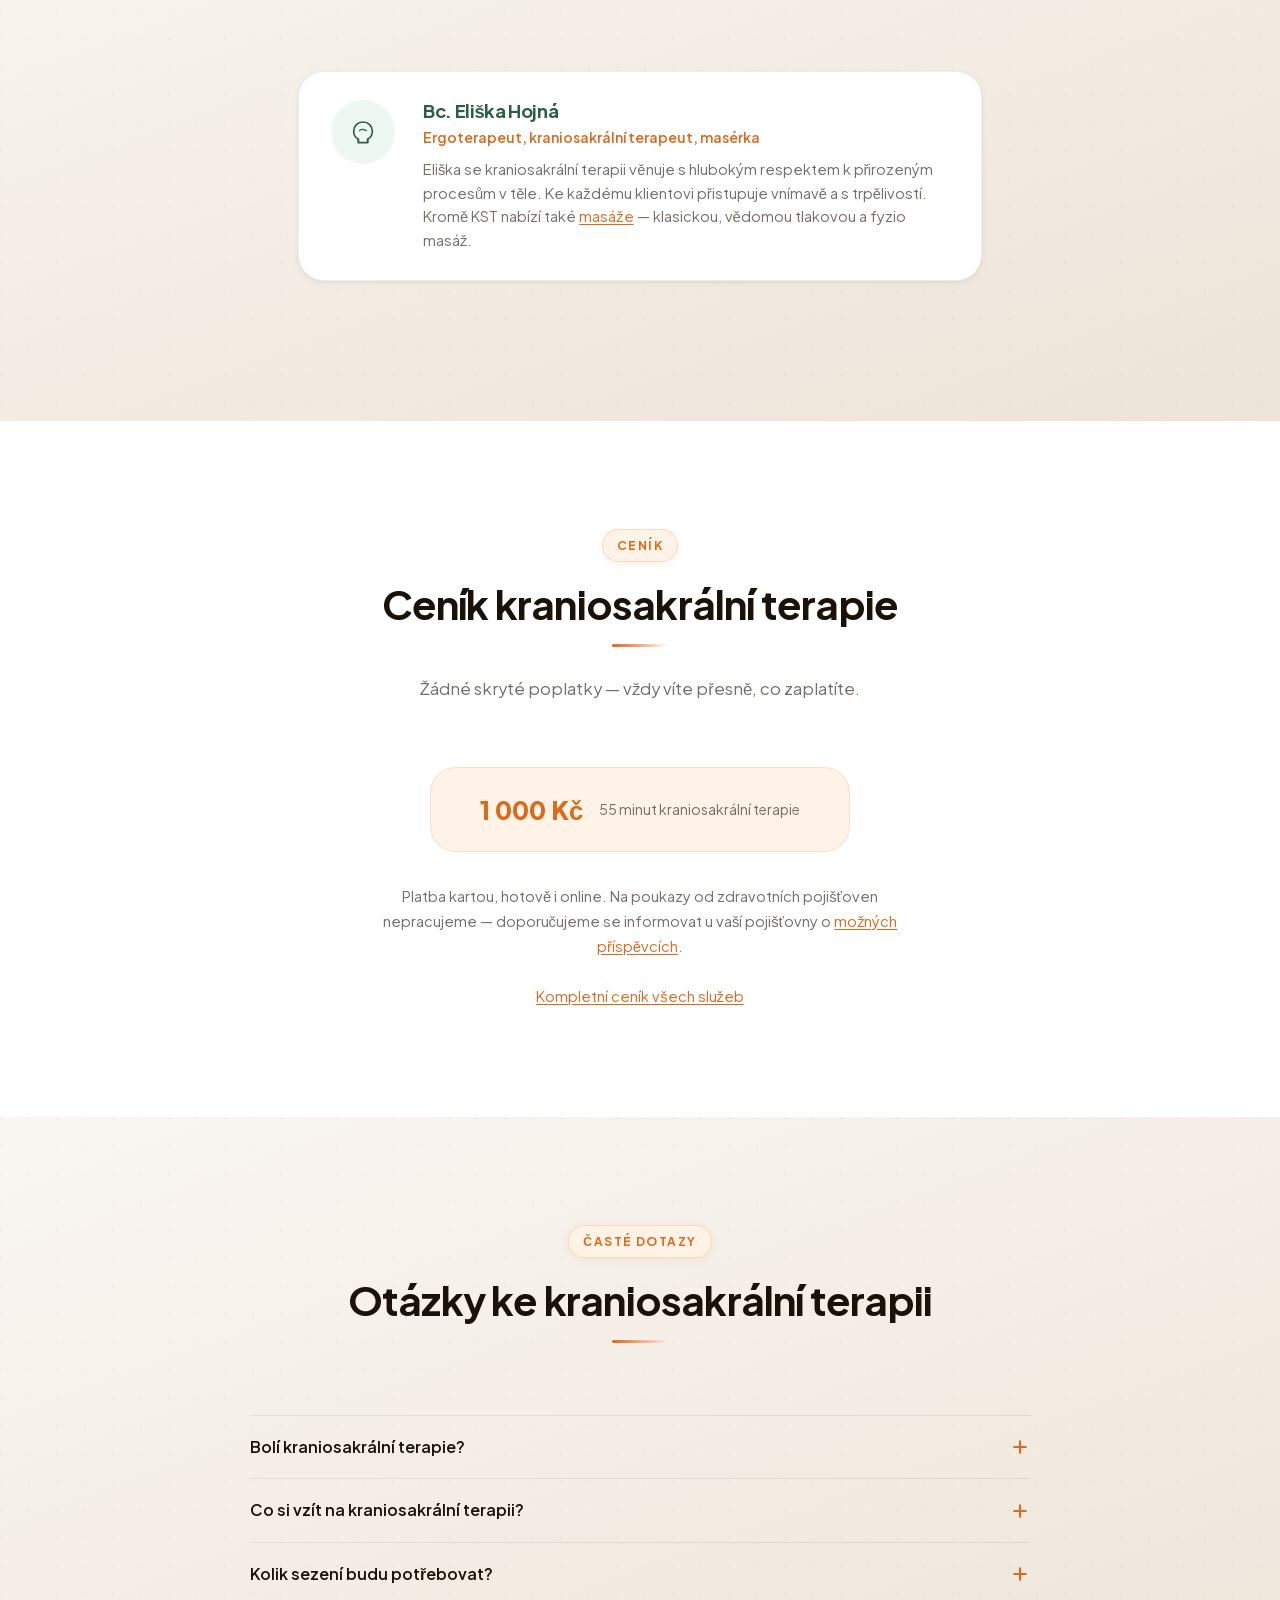
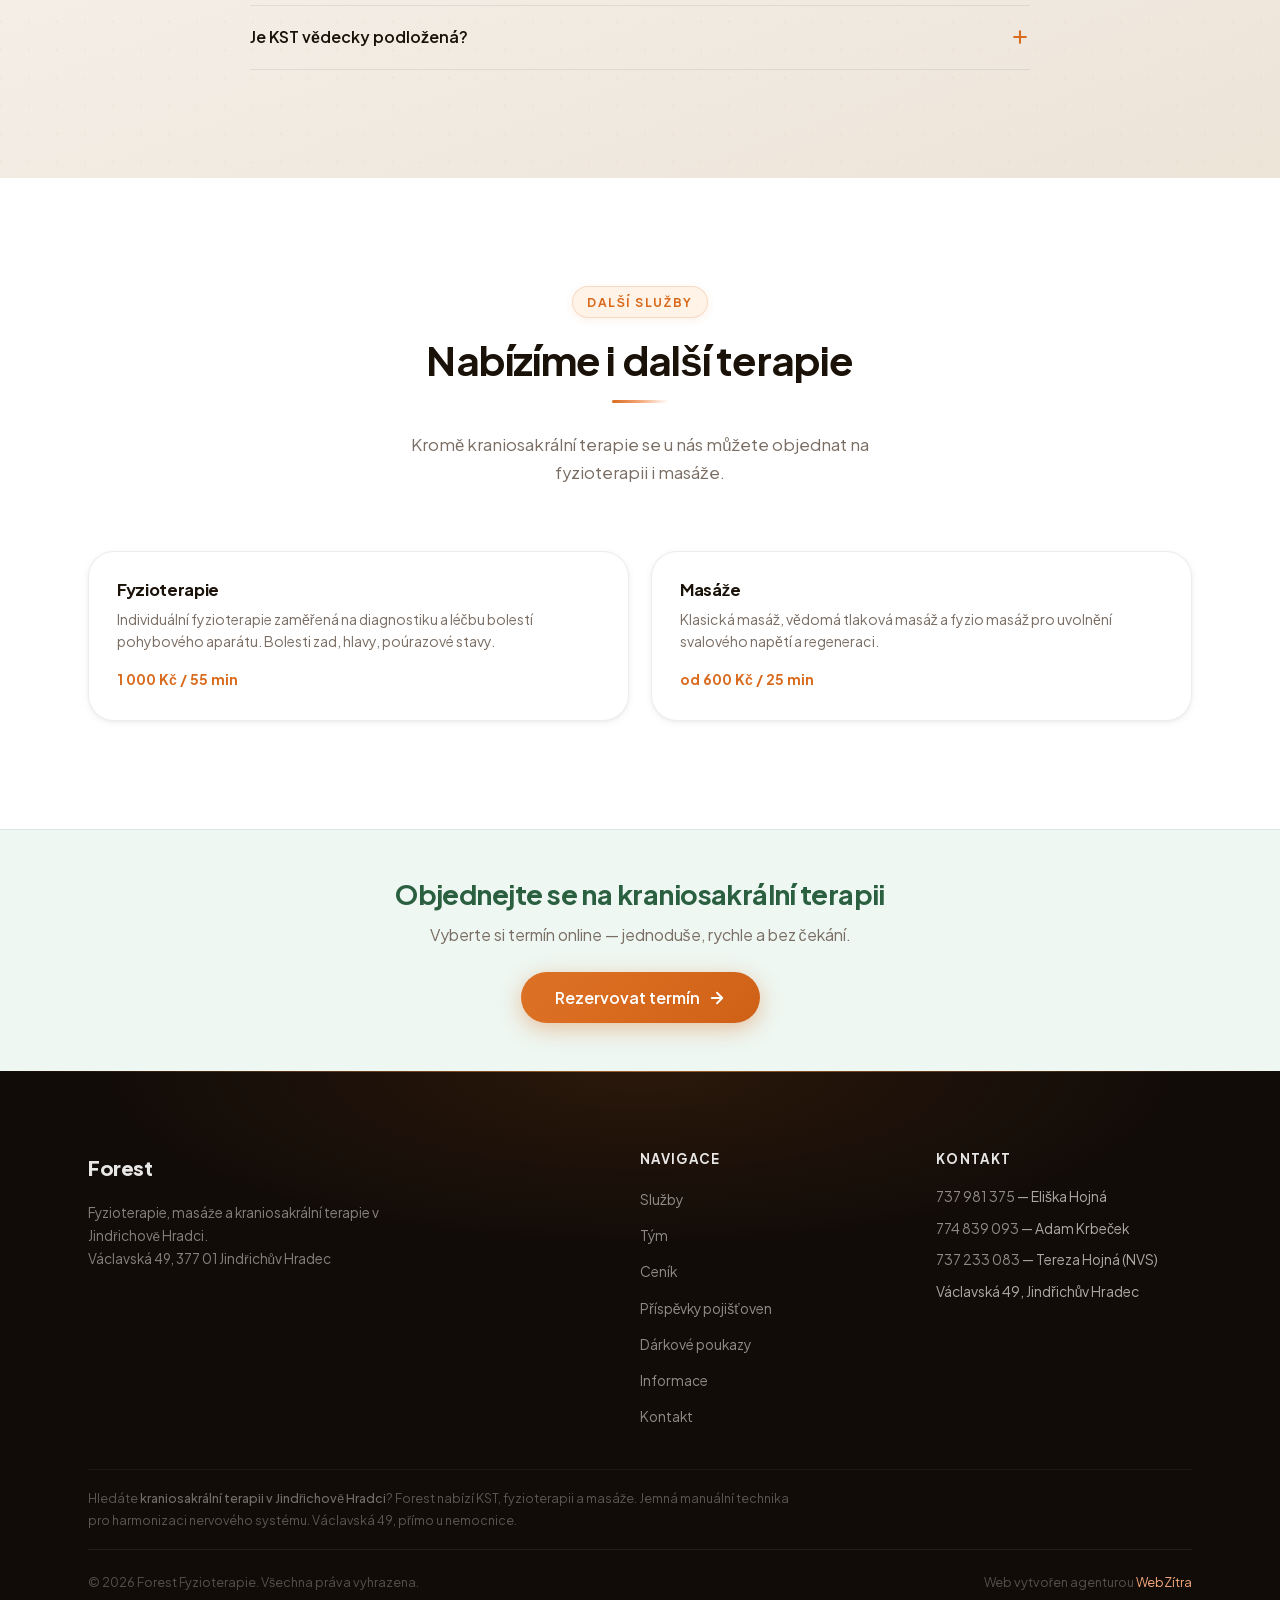
<file: kraniosakralni-terapie/index.html>
<!DOCTYPE html>
<html lang="cs">
<head>
    <meta charset="UTF-8">
    <meta name="viewport" content="width=device-width, initial-scale=1.0">
    <title>Kraniosakrální terapie Jindřichův Hradec | Forest — KST JH</title>

    <!-- ═══ SEO ═══ -->
    <meta name="description" content="Kraniosakrální terapie v Jindřichově Hradci — jemná manuální technika pro harmonizaci nervového systému. Bc. Eliška Hojná, Václavská 49. Objednejte se online.">
    <meta name="keywords" content="kraniosakrální terapie Jindřichův Hradec, KST Jindřichův Hradec, kraniosakrální terapie, kraniosakrální terapie JH, KST JH, kraniosakrální terapeut">
    <meta name="robots" content="index, follow">
    <meta name="author" content="Forest Fyzioterapie Jindřichův Hradec">
    <link rel="canonical" href="https://forest-jh.cz/kraniosakralni-terapie/">
    <link rel="alternate" hreflang="cs" href="https://forest-jh.cz/kraniosakralni-terapie/">

    <!-- ═══ Open Graph ═══ -->
    <meta property="og:type" content="website">
    <meta property="og:url" content="https://forest-jh.cz/kraniosakralni-terapie/">
    <meta property="og:title" content="Kraniosakrální terapie Jindřichův Hradec | Forest">
    <meta property="og:description" content="Kraniosakrální terapie (KST) v Jindřichově Hradci. Jemná technika pro úlevu od stresu, migrén a poruch spánku. Objednejte se online.">
    <meta property="og:image" content="https://forest-jh.cz/fotky/og-image.jpg">
    <meta property="og:image:width" content="1200">
    <meta property="og:image:height" content="630">
    <meta property="og:locale" content="cs_CZ">
    <meta property="og:site_name" content="Forest Fyzioterapie">

    <!-- ═══ Twitter Card ═══ -->
    <meta name="twitter:card" content="summary_large_image">
    <meta name="twitter:title" content="Kraniosakrální terapie Jindřichův Hradec | Forest">
    <meta name="twitter:description" content="Kraniosakrální terapie (KST) v Jindřichově Hradci. Objednejte se online.">
    <meta name="twitter:image" content="https://forest-jh.cz/fotky/og-image.jpg">

    <!-- ═══ Favicon ═══ -->
    <link rel="icon" type="image/x-icon" href="../favicon.ico?v=3">
    <link rel="icon" type="image/png" sizes="32x32" href="../favicon-192.png">
    <link rel="apple-touch-icon" sizes="180x180" href="../apple-touch-icon.png">
    <link rel="manifest" href="../site.webmanifest">
    <meta name="theme-color" content="#D96B1F">

    <!-- ═══ Fonts (self-hosted) ═══ -->
    <link rel="preload" href="../fonts/plus-jakarta-sans-latin.woff2" as="font" type="font/woff2" crossorigin>

    <!-- ═══ Structured Data — ServicePage ═══ -->
    <script type="application/ld+json">
    {
        "@context": "https://schema.org",
        "@type": "MedicalWebPage",
        "name": "Kraniosakrální terapie Jindřichův Hradec | Forest",
        "description": "Kraniosakrální terapie v Jindřichově Hradci — jemná manuální technika pro harmonizaci nervového systému. Bc. Eliška Hojná.",
        "url": "https://forest-jh.cz/kraniosakralni-terapie/",
        "mainEntity": {
            "@type": "MedicalTherapy",
            "name": "Kraniosakrální terapie",
            "alternateName": ["Kraniosakrální terapie Jindřichův Hradec", "KST Jindřichův Hradec", "KST JH", "Craniosacral therapy"],
            "description": "Jemná manuální technika zaměřená na harmonizaci kraniosakrálního rytmu. Pomáhá při chronickém stresu, migrénách, poruchách spánku, úzkostech a celkové únavě.",
            "medicineSystem": "WesternConventional",
            "relevantSpecialty": {
                "@type": "MedicalSpecialty",
                "name": "CraniosacralTherapy"
            },
            "provider": {
                "@type": "MedicalBusiness",
                "name": "Forest Fyzioterapie Jindřichův Hradec",
                "url": "https://forest-jh.cz",
                "telephone": "+420774839093",
                "address": {
                    "@type": "PostalAddress",
                    "streetAddress": "Václavská 49",
                    "addressLocality": "Jindřichův Hradec",
                    "postalCode": "377 01",
                    "addressCountry": "CZ"
                },
                "openingHoursSpecification": [
                    { "@type": "OpeningHoursSpecification", "dayOfWeek": ["Monday","Tuesday","Wednesday","Thursday","Friday"], "opens": "08:00", "closes": "21:00" }
                ],
                "employee": {
                    "@type": "Person",
                    "name": "Bc. Eliška Hojná",
                    "jobTitle": "Kraniosakrální terapeut"
                }
            },
            "offers": {
                "@type": "Offer",
                "price": "1000",
                "priceCurrency": "CZK",
                "description": "55 minut kraniosakrální terapie"
            }
        }
    }
    </script>

    <!-- ═══ Structured Data — BreadcrumbList ═══ -->
    <script type="application/ld+json">
    {
        "@context": "https://schema.org",
        "@type": "BreadcrumbList",
        "itemListElement": [
            { "@type": "ListItem", "position": 1, "name": "Úvod", "item": "https://forest-jh.cz/" },
            { "@type": "ListItem", "position": 2, "name": "Služby", "item": "https://forest-jh.cz/#sluzby" },
            { "@type": "ListItem", "position": 3, "name": "Kraniosakrální terapie", "item": "https://forest-jh.cz/kraniosakralni-terapie/" }
        ]
    }
    </script>

    <!-- ═══ Structured Data — FAQ ═══ -->
    <script type="application/ld+json">
    {
        "@context": "https://schema.org",
        "@type": "FAQPage",
        "mainEntity": [
            {
                "@type": "Question",
                "name": "Co je kraniosakrální terapie?",
                "acceptedAnswer": {
                    "@type": "Answer",
                    "text": "Kraniosakrální terapie (KST) je jemná manuální technika, která pracuje s kraniosakrálním rytmem — jemným pohybem mozkomíšního moku mezi lebkou (cranium) a křížovou kostí (sacrum). Terapeut pomocí lehkých dotyků pomáhá uvolnit napětí v těle a harmonizovat nervový systém."
                }
            },
            {
                "@type": "Question",
                "name": "Bolí kraniosakrální terapie?",
                "acceptedAnswer": {
                    "@type": "Answer",
                    "text": "Ne, kraniosakrální terapie nebolí. Jedná se o velmi jemnou techniku — tlak rukou terapeuta je minimální, obvykle odpovídá hmotnosti pětikorunové mince. Většina klientů popisuje sezení jako hluboce relaxační."
                }
            },
            {
                "@type": "Question",
                "name": "Komu kraniosakrální terapie pomáhá?",
                "acceptedAnswer": {
                    "@type": "Answer",
                    "text": "KST pomáhá lidem s chronickým stresem a přetížením nervového systému, úzkostmi a vnitřním neklidem, bolestmi hlavy a migrénami, poruchami spánku, dlouhodobou únavou nebo vyhořením, napětím v oblasti čelisti (TMJ) a celkovou nepohodou v těle."
                }
            },
            {
                "@type": "Question",
                "name": "Co si vzít na kraniosakrální terapii?",
                "acceptedAnswer": {
                    "@type": "Answer",
                    "text": "Na kraniosakrální terapii si vezměte čisté, pohodlné oblečení. Terapie probíhá v oblečení — nesvlékáte se. Ideální je bavlněné tričko a pohodlné kalhoty."
                }
            }
        ]
    }
    </script>

    <link rel="stylesheet" href="../css/style.css?v=16">
</head>
<body>

<!-- ═══════════════════════════════════════════════════
     COOKIE BANNER
══════════════════════════════════════════════════════ -->
<div id="cookie-banner" class="cookie-banner" role="dialog" aria-label="Souhlas s cookies" aria-modal="false">
    <div class="cookie-inner">
        <p>Tento web nepoužívá sledovací ani reklamní cookies. Základní funkce zajišťují pouze technická cookies nezbytná pro provoz webu.</p>
        <div class="cookie-actions">
            <button id="cookie-accept" class="btn btn-primary btn-sm">Rozumím</button>
            <button id="cookie-decline" class="btn btn-ghost btn-sm">Odmítnout</button>
        </div>
    </div>
</div>

<!-- ═══════════════════════════════════════════════════
     HEADER
══════════════════════════════════════════════════════ -->
<header class="header scrolled" id="header">
    <div class="container header-inner">

        <a href="../" class="logo" aria-label="Forest — zpět na úvod">
            <img src="../forest-logo-2.png" alt="Forest" class="logo-img">
        </a>

        <nav class="nav" id="nav" aria-label="Hlavní navigace">
            <ul class="nav-list">
                <li><a href="../#sluzby"    class="nav-link">Služby</a></li>
                <li><a href="../#tym"       class="nav-link">Tým</a></li>
                <li><a href="../#cenik"     class="nav-link">Ceník</a></li>
                <li><a href="../#prispevky" class="nav-link">Příspěvky pojišťoven</a></li>
                <li><a href="../#galerie"   class="nav-link">Galerie</a></li>
                <li><a href="../#poukazy"   class="nav-link">Poukazy</a></li>
                <li><a href="../#informace" class="nav-link">Informace</a></li>
                <li><a href="../#kontakt"   class="nav-link">Kontakt</a></li>
            </ul>
        </nav>

        <a href="#" class="btn btn-primary nav-cta" data-booking>Objednat se</a>

        <button class="hamburger" id="hamburger" aria-label="Otevřít navigaci" aria-expanded="false" aria-controls="m-nav">
            <span></span>
            <span></span>
            <span></span>
        </button>

    </div>
</header>

<!-- ═══════════════════════════════════════════════════
     BREADCRUMB
══════════════════════════════════════════════════════ -->
<nav class="breadcrumb" aria-label="Drobečková navigace">
    <div class="container">
        <ol class="breadcrumb-list">
            <li><a href="../">Úvod</a></li>
            <li class="breadcrumb-sep" aria-hidden="true">/</li>
            <li><a href="../#sluzby">Služby</a></li>
            <li class="breadcrumb-sep" aria-hidden="true">/</li>
            <li aria-current="page">Kraniosakrální terapie</li>
        </ol>
    </div>
</nav>

<!-- ═══════════════════════════════════════════════════
     HERO
══════════════════════════════════════════════════════ -->
<section class="subpage-hero" aria-label="Kraniosakrální terapie v Jindřichově Hradci">
    <div class="container">
        <span class="section-tag">Kraniosakrální terapie</span>
        <h1>Kraniosakrální terapie v&nbsp;Jindřichově Hradci</h1>
        <p class="hero-perex">
            Jemná manuální technika, která pomáhá tělu najít rovnováhu. Zklidní
            přetížený nervový systém, uvolní hluboké napětí a&nbsp;přináší pocit
            lehkosti a&nbsp;klidu.
        </p>
        <a href="#" class="btn btn-primary btn-lg" data-booking>
            Objednat se na KST
            <svg width="18" height="18" viewBox="0 0 24 24" fill="none" stroke="currentColor" stroke-width="2.5" stroke-linecap="round" stroke-linejoin="round" aria-hidden="true"><path d="M5 12h14M12 5l7 7-7 7"/></svg>
        </a>
    </div>
</section>

<!-- ═══════════════════════════════════════════════════
     CO JE KST
══════════════════════════════════════════════════════ -->
<section class="section">
    <div class="container prose">
        <header class="section-header" data-animate>
            <span class="section-tag">O terapii</span>
            <h2>Co je kraniosakrální terapie?</h2>
        </header>

        <p>
            Kraniosakrální terapie (zkráceně KST) je jemná manuální technika, která
            pracuje s&nbsp;takzvaným kraniosakrálním rytmem — jemným pohybem mozkomíšního
            moku mezi lebkou (<em>cranium</em>) a&nbsp;křížovou kostí (<em>sacrum</em>).
            Tento rytmus je přítomný v&nbsp;celém těle a&nbsp;ovlivňuje fungování
            nervového systému.
        </p>
        <p>
            Terapeut při KST používá velmi lehké dotyky — tlak rukou obvykle odpovídá
            hmotnosti pětikorunové mince. Přesto má tato jemná práce hluboký účinek.
            Pomáhá uvolnit napětí v&nbsp;tkáních, harmonizovat nervový systém
            a&nbsp;podpořit přirozené samoléčebné schopnosti těla.
        </p>
        <p>
            KST se liší od masáže nebo fyzioterapie — nejde o&nbsp;silové techniky
            ani o&nbsp;cvičení. Je to klidná, vnímavá práce, při které klient leží
            oblečený na lehátku a&nbsp;terapeut jemně naslouchá pohybům v&nbsp;těle.
            Většina klientů popisuje sezení jako hluboce relaxační — mnoho z&nbsp;nich
            při terapii usne.
        </p>
    </div>
</section>

<!-- ═══════════════════════════════════════════════════
     KOMU POMÁHÁ
══════════════════════════════════════════════════════ -->
<section class="section section-alt">
    <div class="container prose">
        <header class="section-header" data-animate>
            <span class="section-tag">Komu pomáhá</span>
            <h2>Pro koho je kraniosakrální terapie vhodná?</h2>
        </header>

        <p>
            Kraniosakrální terapie je vhodná pro všechny věkové kategorie —
            od dětí po seniory. Zvlášť dobré výsledky přináší u&nbsp;stavů
            spojených s&nbsp;přetížením nervového systému:
        </p>

        <ul>
            <li><strong>Chronický stres a&nbsp;přetížení</strong> — když vás práce, vztahy nebo životní situace drží v&nbsp;neustálém napětí. KST pomáhá nervovému systému přepnout z&nbsp;pohotovostního režimu do odpočinku.</li>
            <li><strong>Úzkosti a&nbsp;vnitřní neklid</strong> — pocit svírání na hrudi, neschopnost se uvolnit, neustálý vnitřní dialog. KST přináší zklidnění zevnitř.</li>
            <li><strong>Bolesti hlavy a&nbsp;migrény</strong> — zejména pokud mají původ v&nbsp;napětí krční páteře, spánkových svalů nebo celkovém přetížení nervového systému.</li>
            <li><strong>Poruchy spánku</strong> — neschopnost usnout, časté buzení, lehký spánek. KST pomáhá tělu nalézt hlubší relaxaci.</li>
            <li><strong>Dlouhodobá únava a&nbsp;vyhoření</strong> — když odpočinek nestačí a&nbsp;tělo je vyčerpané na všech úrovních.</li>
            <li><strong>Napětí v&nbsp;oblasti čelisti (TMJ)</strong> — skřípání zubů, zatínání čelisti, bolesti čelistního kloubu. Mnoho napětí v&nbsp;čelisti souvisí se stresem.</li>
            <li><strong>Celková nepohoda v&nbsp;těle</strong> — když vás nic konkrétního nebolí, ale necítíte se ve svém těle dobře. KST pomáhá obnovit vnitřní rovnováhu.</li>
        </ul>

        <p>
            KST je také vhodná jako doplněk k&nbsp;<a href="../fyzioterapie/" style="color:var(--primary);text-decoration:underline;text-underline-offset:2px">fyzioterapii</a> —
            zejména u&nbsp;klientů, kde hraje roli stresová složka bolesti.
        </p>
    </div>
</section>

<!-- ═══════════════════════════════════════════════════
     PRŮBĚH SEZENÍ
══════════════════════════════════════════════════════ -->
<section class="section">
    <div class="container prose">
        <header class="section-header" data-animate>
            <span class="section-tag">Průběh terapie</span>
            <h2>Jak probíhá kraniosakrální sezení?</h2>
        </header>

        <p>
            Na začátku si společně probereme vaše obtíže a&nbsp;to, co od terapie
            očekáváte. Následně si lehnete oblečeni na pohodlné lehátko a&nbsp;terapie
            začíná.
        </p>
        <p>
            Terapeut jemně pokládá ruce na různá místa na vašem těle — hlavu, páteř,
            křížovou kost, nohy. Pomocí lehkých dotyků naslouchá kraniosakrálnímu rytmu
            a&nbsp;hledá místa, kde je v&nbsp;těle omezení nebo napětí. Následně
            jemnými technikami pomáhá tato omezení uvolnit.
        </p>
        <p>
            Sezení probíhá v&nbsp;tichosti a&nbsp;klidu. Mnoho klientů prožívá hlubokou
            relaxaci, pocit tepla, jemné vlnění nebo mravenčení. Někteří usnou —
            a&nbsp;to je naprosto v&nbsp;pořádku.
        </p>
        <p>
            Po terapii si krátce promluvíme o&nbsp;tom, co jste během sezení
            prožili, a&nbsp;doporučíme vám, jak podpořit účinek terapie v&nbsp;dalších
            dnech. Celé sezení trvá 55 minut.
        </p>
        <p>
            Po KST doporučujeme dopřát si klid, dostatek tekutin a&nbsp;neplánovat
            si náročné aktivity. Tělo po terapii pokračuje v&nbsp;procesu uvolňování
            ještě několik dní.
        </p>
    </div>
</section>

<!-- ═══════════════════════════════════════════════════
     NAŠE TERAPEUTKA
══════════════════════════════════════════════════════ -->
<section class="section section-alt">
    <div class="container prose">
        <header class="section-header" data-animate>
            <span class="section-tag">Naše terapeutka</span>
            <h2>Kdo se o&nbsp;vás postará</h2>
        </header>

        <div class="therapist-card" data-animate>
            <div class="therapist-card-icon" aria-hidden="true">
                <svg width="32" height="32" viewBox="0 0 48 48" fill="none">
                    <path d="M24 9C16 9 10 15 10 23c0 5 2.5 9.5 7 12v5h14v-5c4.5-2.5 7-7 7-12 0-8-6-14-14-14z" stroke="currentColor" stroke-width="2.5" stroke-linejoin="round"/>
                    <path d="M17 35v4M31 35v4" stroke="currentColor" stroke-width="2.5" stroke-linecap="round"/>
                    <path d="M19 22c1-2 5-3 10 0" stroke="currentColor" stroke-width="2" stroke-linecap="round"/>
                </svg>
            </div>
            <div>
                <h3>Bc. Eliška Hojná</h3>
                <p class="therapist-title">Ergoterapeut, kraniosakrální terapeut, masérka</p>
                <p>
                    Eliška se kraniosakrální terapii věnuje s&nbsp;hlubokým respektem
                    k&nbsp;přirozeným procesům v&nbsp;těle. Ke každému klientovi přistupuje
                    vnímavě a&nbsp;s&nbsp;trpělivostí. Kromě KST nabízí
                    také <a href="../masaze/" style="color:var(--primary);text-decoration:underline;text-underline-offset:2px">masáže</a> —
                    klasickou, vědomou tlakovou a&nbsp;fyzio masáž.
                </p>
            </div>
        </div>
    </div>
</section>

<!-- ═══════════════════════════════════════════════════
     CENÍK
══════════════════════════════════════════════════════ -->
<section class="section">
    <div class="container">
        <header class="section-header" data-animate>
            <span class="section-tag">Ceník</span>
            <h2>Ceník kraniosakrální terapie</h2>
            <p>Žádné skryté poplatky — vždy víte přesně, co zaplatíte.</p>
        </header>

        <div class="price-highlight" data-animate>
            <span class="price-amount">1&nbsp;000 Kč</span>
            <span class="price-detail">55 minut kraniosakrální terapie</span>
        </div>

        <p style="text-align:center; color: var(--text-muted); font-size: 0.92rem; max-width: 520px; margin: 0 auto;">
            Platba kartou, hotově i&nbsp;online. Na poukazy od zdravotních pojišťoven
            nepracujeme — doporučujeme se informovat u&nbsp;vaší pojišťovny o&nbsp;<a href="../#prispevky" style="color: var(--primary); text-decoration: underline; text-underline-offset: 2px;">možných
            příspěvcích</a>.
            <br><br>
            <a href="../#cenik" style="color: var(--primary); text-decoration: underline; text-underline-offset: 2px;">Kompletní ceník všech služeb</a>
        </p>
    </div>
</section>

<!-- ═══════════════════════════════════════════════════
     FAQ
══════════════════════════════════════════════════════ -->
<section class="section section-alt">
    <div class="container">
        <header class="section-header" data-animate>
            <span class="section-tag">Časté dotazy</span>
            <h2>Otázky ke kraniosakrální terapii</h2>
        </header>

        <div class="faq-list">

            <div class="faq-item">
                <button class="faq-question" aria-expanded="false">
                    Bolí kraniosakrální terapie?
                    <svg width="20" height="20" viewBox="0 0 24 24" fill="none" stroke="currentColor" stroke-width="2.5" stroke-linecap="round" stroke-linejoin="round" aria-hidden="true"><line x1="12" y1="5" x2="12" y2="19"/><line x1="5" y1="12" x2="19" y2="12"/></svg>
                </button>
                <div class="faq-answer">
                    <p>Ne, kraniosakrální terapie nebolí. Jedná se o&nbsp;velmi jemnou techniku — tlak rukou terapeuta je minimální. Většina klientů popisuje sezení jako hluboce relaxační, mnoho z&nbsp;nich při terapii usne. Občas můžete pocítit jemné vlnění, teplo nebo mravenčení — to je normální reakce těla.</p>
                </div>
            </div>

            <div class="faq-item">
                <button class="faq-question" aria-expanded="false">
                    Co si vzít na kraniosakrální terapii?
                    <svg width="20" height="20" viewBox="0 0 24 24" fill="none" stroke="currentColor" stroke-width="2.5" stroke-linecap="round" stroke-linejoin="round" aria-hidden="true"><line x1="12" y1="5" x2="12" y2="19"/><line x1="5" y1="12" x2="19" y2="12"/></svg>
                </button>
                <div class="faq-answer">
                    <p>Vezměte si čisté, pohodlné oblečení — terapie probíhá v&nbsp;oblečení, nesvlékáte se. Ideální je bavlněné tričko a&nbsp;pohodlné kalhoty. Vyhněte se těsnému oblečení a&nbsp;těžkým parfémům.</p>
                </div>
            </div>

            <div class="faq-item">
                <button class="faq-question" aria-expanded="false">
                    Kolik sezení budu potřebovat?
                    <svg width="20" height="20" viewBox="0 0 24 24" fill="none" stroke="currentColor" stroke-width="2.5" stroke-linecap="round" stroke-linejoin="round" aria-hidden="true"><line x1="12" y1="5" x2="12" y2="19"/><line x1="5" y1="12" x2="19" y2="12"/></svg>
                </button>
                <div class="faq-answer">
                    <p>Záleží na vašich obtížích. Někteří klienti pocítí úlevu již po prvním sezení. Pro hlubší a&nbsp;trvalejší efekt doporučujeme sérii 3 až 5 sezení s&nbsp;odstupem 1 až 2 týdny. U&nbsp;chronických stavů může být vhodná dlouhodobější péče. Konkrétní plán probereme při prvním sezení.</p>
                </div>
            </div>

            <div class="faq-item">
                <button class="faq-question" aria-expanded="false">
                    Je KST vědecky podložená?
                    <svg width="20" height="20" viewBox="0 0 24 24" fill="none" stroke="currentColor" stroke-width="2.5" stroke-linecap="round" stroke-linejoin="round" aria-hidden="true"><line x1="12" y1="5" x2="12" y2="19"/><line x1="5" y1="12" x2="19" y2="12"/></svg>
                </button>
                <div class="faq-answer">
                    <p>Kraniosakrální terapie vychází z&nbsp;osteopatické tradice a&nbsp;pracuje s&nbsp;poznatky o&nbsp;fyziologii nervového systému. Existují studie poukazující na její pozitivní účinky u&nbsp;chronické bolesti, stresu a&nbsp;migrén. Vždy ji doporučujeme jako doplněk, nikoliv náhradu lékařské péče.</p>
                </div>
            </div>

        </div>
    </div>
</section>

<!-- ═══════════════════════════════════════════════════
     DALŠÍ SLUŽBY
══════════════════════════════════════════════════════ -->
<section class="section">
    <div class="container">
        <header class="section-header" data-animate>
            <span class="section-tag">Další služby</span>
            <h2>Nabízíme i&nbsp;další terapie</h2>
            <p>Kromě kraniosakrální terapie se u nás můžete objednat na fyzioterapii i masáže.</p>
        </header>

        <div class="related-grid">
            <a href="../fyzioterapie/" class="related-card" data-animate>
                <h3>Fyzioterapie</h3>
                <p>Individuální fyzioterapie zaměřená na diagnostiku a&nbsp;léčbu bolestí pohybového aparátu. Bolesti zad, hlavy, poúrazové stavy.</p>
                <span class="price">1&nbsp;000 Kč / 55 min</span>
            </a>
            <a href="../masaze/" class="related-card" data-animate>
                <h3>Masáže</h3>
                <p>Klasická masáž, vědomá tlaková masáž a&nbsp;fyzio masáž pro uvolnění svalového napětí a&nbsp;regeneraci.</p>
                <span class="price">od 600 Kč / 25 min</span>
            </a>
        </div>
    </div>
</section>

<!-- ═══════════════════════════════════════════════════
     CTA
══════════════════════════════════════════════════════ -->
<section class="cta-strip">
    <div class="container">
        <h2>Objednejte se na kraniosakrální terapii</h2>
        <p>Vyberte si termín online — jednoduše, rychle a&nbsp;bez čekání.</p>
        <a href="#" class="btn btn-primary btn-lg" data-booking>
            Rezervovat termín
            <svg width="18" height="18" viewBox="0 0 24 24" fill="none" stroke="currentColor" stroke-width="2.5" stroke-linecap="round" stroke-linejoin="round" aria-hidden="true"><path d="M5 12h14M12 5l7 7-7 7"/></svg>
        </a>
    </div>
</section>

<!-- ═══════════════════════════════════════════════════
     FOOTER
══════════════════════════════════════════════════════ -->
<footer class="footer">
    <div class="container">
        <div class="footer-grid">

            <div class="footer-brand">
                <a href="../" class="logo logo-white" aria-label="Forest — zpět na úvod">
                    Forest
                </a>
                <p>Fyzioterapie, masáže a kraniosakrální terapie v Jindřichově Hradci.<br>Václavská 49, 377 01 Jindřichův Hradec</p>
            </div>

            <nav class="footer-nav" aria-label="Patičková navigace">
                <h3>Navigace</h3>
                <ul>
                    <li><a href="../#sluzby">Služby</a></li>
                    <li><a href="../#tym">Tým</a></li>
                    <li><a href="../#cenik">Ceník</a></li>
                    <li><a href="../#prispevky">Příspěvky pojišťoven</a></li>
                    <li><a href="../#poukazy">Dárkové poukazy</a></li>
                    <li><a href="../#informace">Informace</a></li>
                    <li><a href="../#kontakt">Kontakt</a></li>
                </ul>
            </nav>

            <address class="footer-contact">
                <h3>Kontakt</h3>
                <p><a href="tel:+420737981375">737 981 375</a> — Eliška Hojná</p>
                <p><a href="tel:+420774839093">774 839 093</a> — Adam Krbeček</p>
                <p><a href="tel:+420737233083">737 233 083</a> — Tereza Hojná (NVS)</p>
                <p>Václavská 49, Jindřichův Hradec</p>
            </address>

        </div>

        <div class="footer-seo">
            <p>Hledáte <strong>kraniosakrální terapii v Jindřichově Hradci</strong>? Forest nabízí KST, <a href="../fyzioterapie/">fyzioterapii</a> a <a href="../masaze/">masáže</a>. Jemná manuální technika pro harmonizaci nervového systému. Václavská 49, přímo u nemocnice.</p>
        </div>

        <div class="footer-bottom">
            <p>&copy; <span id="footer-year">2025</span> Forest Fyzioterapie. Všechna práva vyhrazena.</p>
            <p>Web vytvořen agenturou <a href="https://webzitra.cz" target="_blank" rel="noopener noreferrer">WebZítra</a></p>
        </div>
    </div>
</footer>

<button class="back-to-top" id="back-to-top" aria-label="Přejít zpět nahoru" hidden>
    <svg width="20" height="20" viewBox="0 0 24 24" fill="none" stroke="currentColor" stroke-width="2.5" stroke-linecap="round" stroke-linejoin="round" aria-hidden="true"><path d="M12 19V5M5 12l7-7 7 7"/></svg>
</button>

<!-- ═══════════════════════════════════════════════════
     MOBILNÍ NAV DRAWER
══════════════════════════════════════════════════════ -->
<div class="m-nav" id="m-nav" role="dialog" aria-label="Navigace" aria-modal="true" aria-hidden="true">
    <ul class="m-nav-list">
        <li><a href="../#sluzby"    class="nav-link m-nav-link">Služby</a></li>
        <li><a href="../#tym"       class="nav-link m-nav-link">Tým</a></li>
        <li><a href="../#cenik"     class="nav-link m-nav-link">Ceník</a></li>
        <li><a href="../#prispevky" class="nav-link m-nav-link">Příspěvky pojišťoven</a></li>
        <li><a href="../#galerie"   class="nav-link m-nav-link">Galerie</a></li>
        <li><a href="../#poukazy"   class="nav-link m-nav-link">Poukazy</a></li>
        <li><a href="../#informace" class="nav-link m-nav-link">Informace</a></li>
        <li><a href="../#kontakt"   class="nav-link m-nav-link">Kontakt</a></li>
    </ul>
    <a href="#" class="btn btn-primary btn-lg m-nav-cta" data-booking>Objednat se</a>
</div>
<div class="nav-overlay" id="nav-overlay" aria-hidden="true"></div>

<script src="../js/main.js?v=8" defer></script>

<!-- FAQ accordion toggle -->
<script>
document.querySelectorAll('.faq-question').forEach(function(btn) {
    btn.addEventListener('click', function() {
        var item = this.closest('.faq-item');
        var isOpen = item.classList.contains('open');
        document.querySelectorAll('.faq-item').forEach(function(i) {
            i.classList.remove('open');
            i.querySelector('.faq-question').setAttribute('aria-expanded', 'false');
        });
        if (!isOpen) {
            item.classList.add('open');
            this.setAttribute('aria-expanded', 'true');
        }
    });
});
</script>
</body>
</html>
</file>
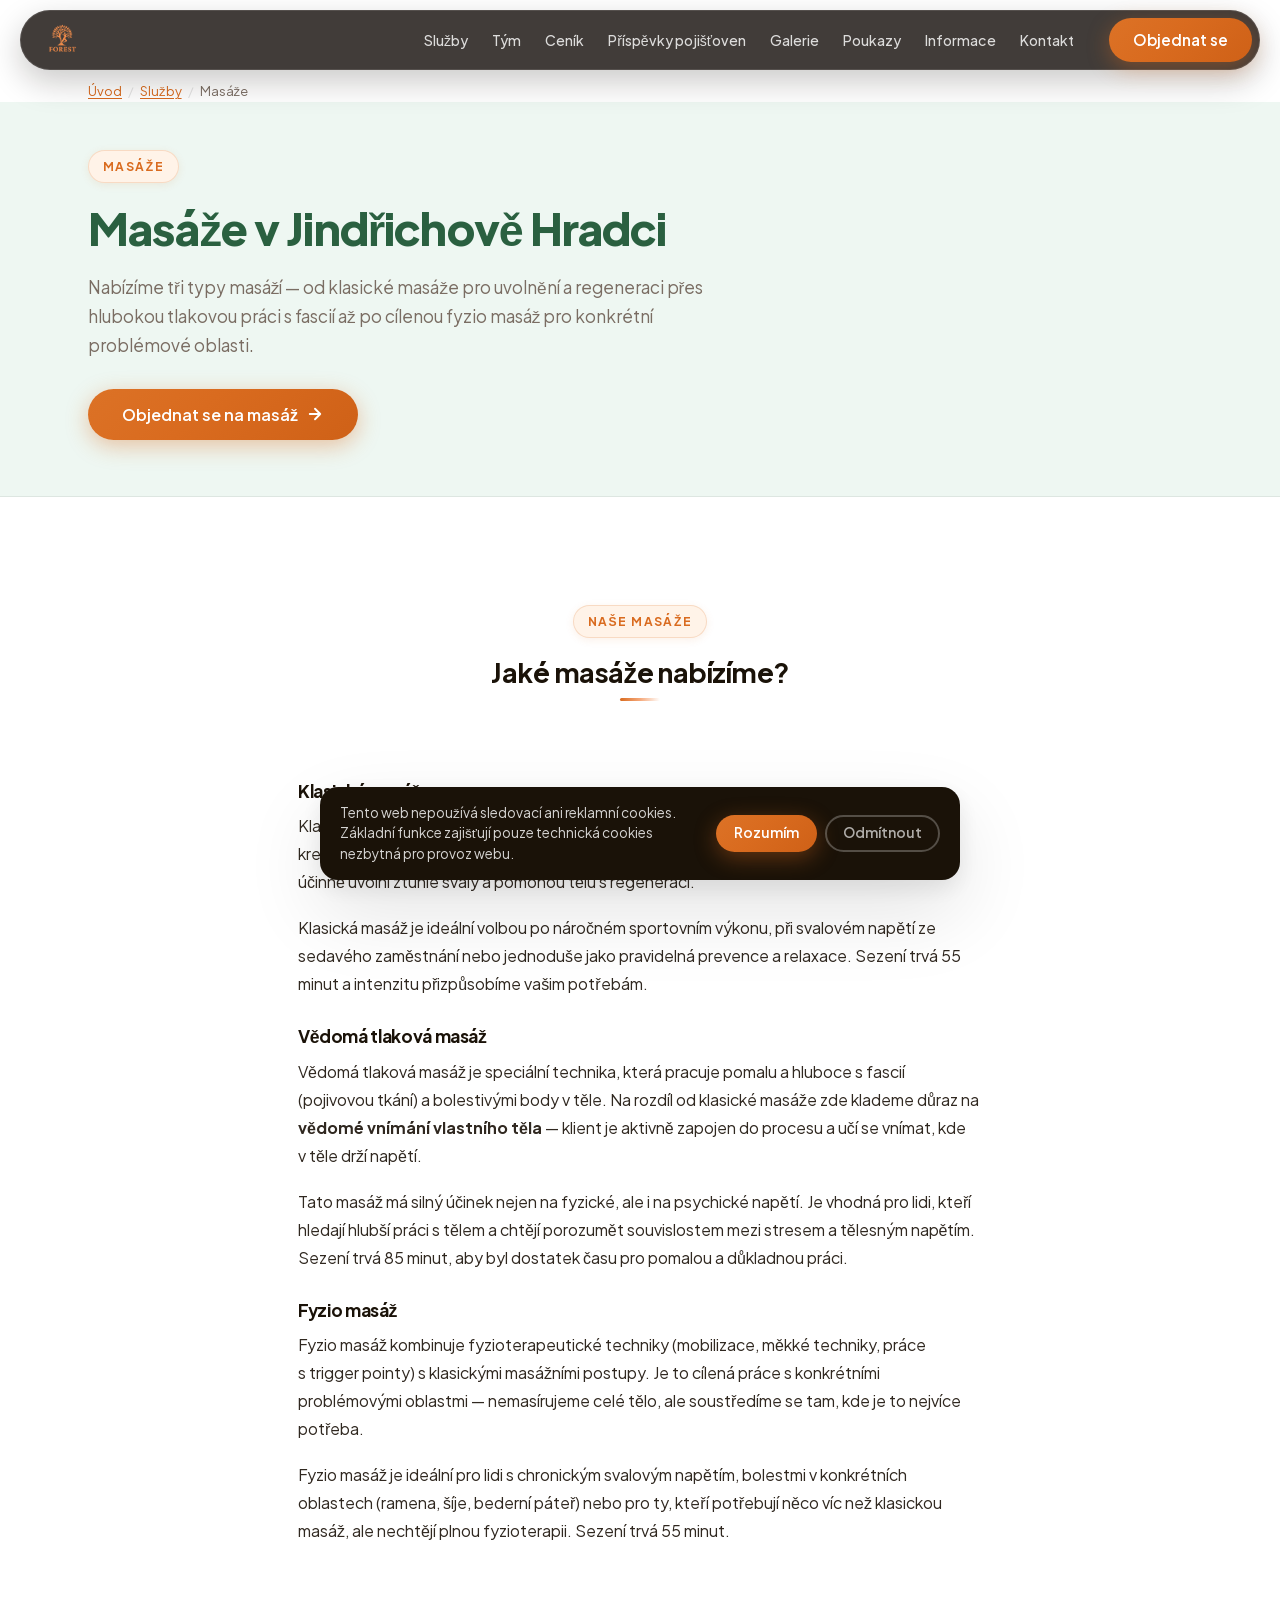
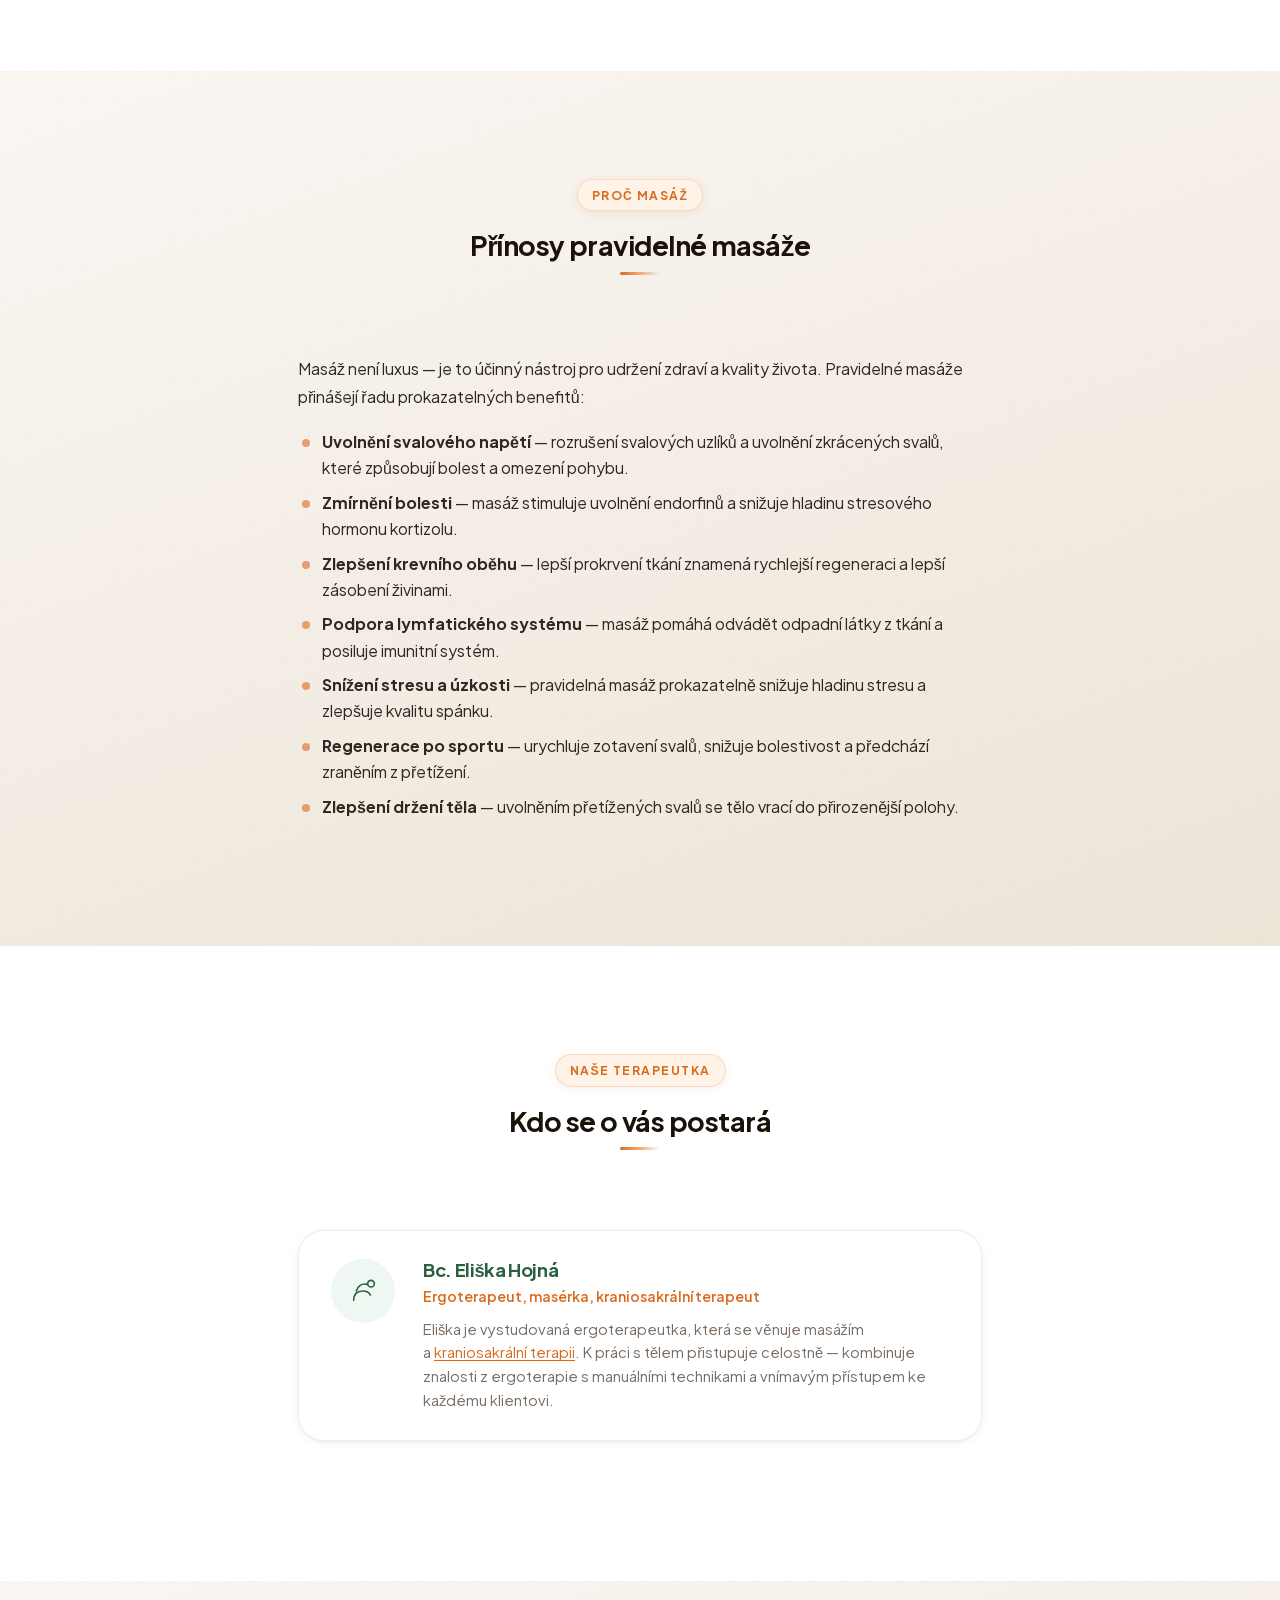
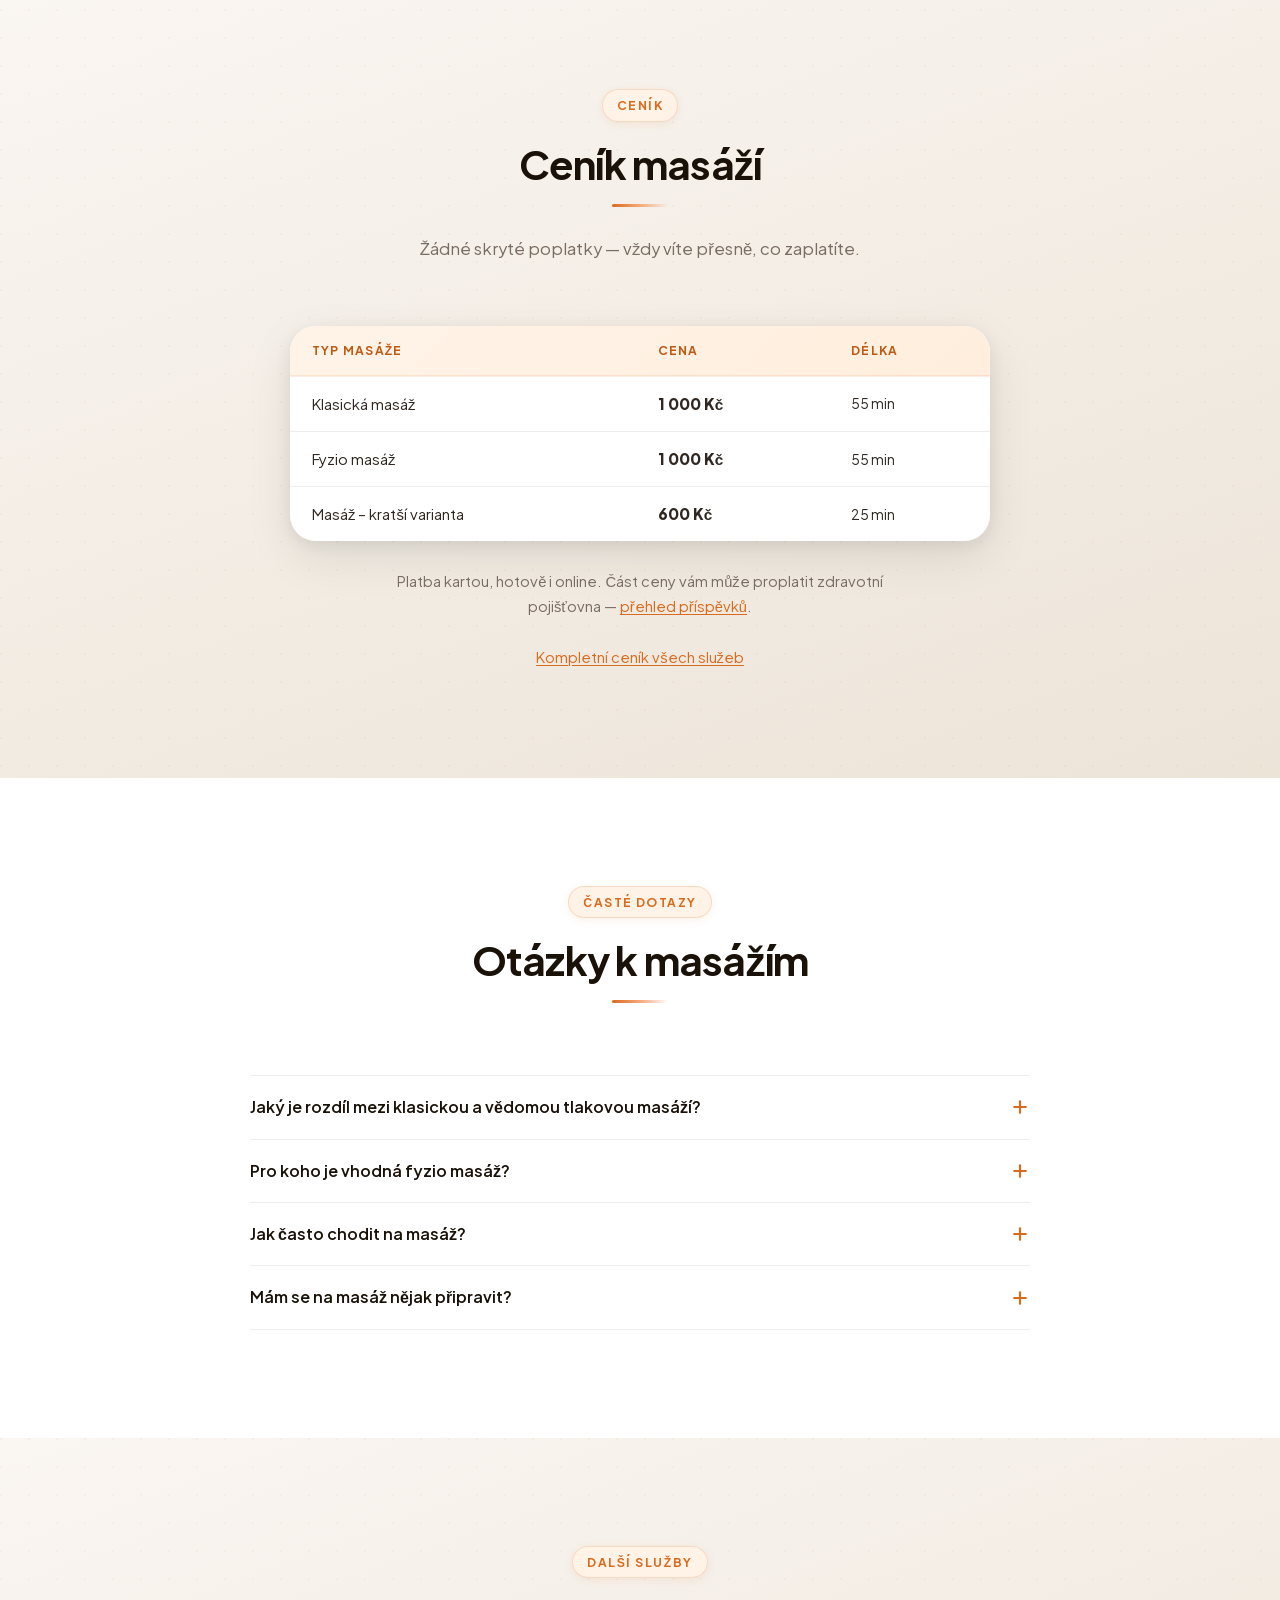
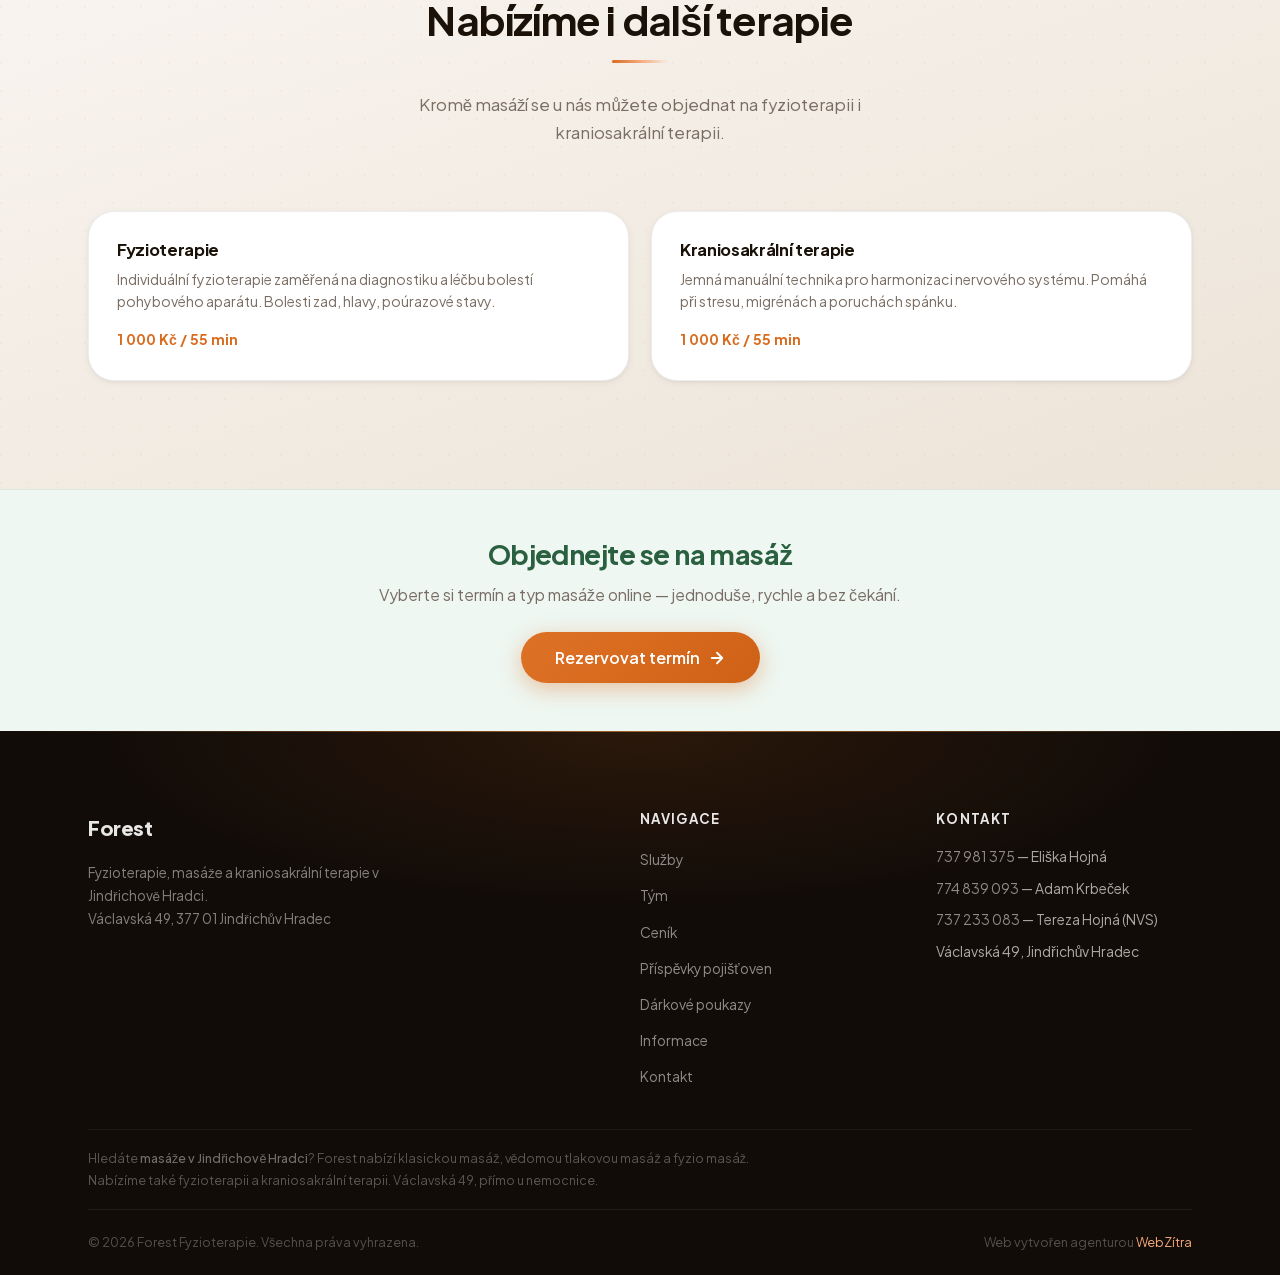
<file: masaze/index.html>
<!DOCTYPE html>
<html lang="cs">
<head>
    <meta charset="UTF-8">
    <meta name="viewport" content="width=device-width, initial-scale=1.0">
    <title>Masáže Jindřichův Hradec | Forest — klasická, fyzio a tlaková masáž JH</title>

    <!-- ═══ SEO ═══ -->
    <meta name="description" content="Masáže v Jindřichově Hradci — klasická masáž, vědomá tlaková masáž, fyzio masáž. Bc. Eliška Hojná, Václavská 49. Objednejte se online.">
    <meta name="keywords" content="masáže Jindřichův Hradec, masáže JH, klasická masáž Jindřichův Hradec, tlaková masáž, fyzio masáž, masérka Jindřichův Hradec, relaxační masáž JH">
    <meta name="robots" content="index, follow">
    <meta name="author" content="Forest Fyzioterapie Jindřichův Hradec">
    <link rel="canonical" href="https://forest-jh.cz/masaze/">
    <link rel="alternate" hreflang="cs" href="https://forest-jh.cz/masaze/">

    <!-- ═══ Open Graph ═══ -->
    <meta property="og:type" content="website">
    <meta property="og:url" content="https://forest-jh.cz/masaze/">
    <meta property="og:title" content="Masáže Jindřichův Hradec | Forest">
    <meta property="og:description" content="Klasická masáž, vědomá tlaková masáž a fyzio masáž v Jindřichově Hradci. Objednejte se online.">
    <meta property="og:image" content="https://forest-jh.cz/fotky/og-image.jpg">
    <meta property="og:image:width" content="1200">
    <meta property="og:image:height" content="630">
    <meta property="og:locale" content="cs_CZ">
    <meta property="og:site_name" content="Forest Fyzioterapie">

    <!-- ═══ Twitter Card ═══ -->
    <meta name="twitter:card" content="summary_large_image">
    <meta name="twitter:title" content="Masáže Jindřichův Hradec | Forest">
    <meta name="twitter:description" content="Klasická, tlaková a fyzio masáž v Jindřichově Hradci. Objednejte se online.">
    <meta name="twitter:image" content="https://forest-jh.cz/fotky/og-image.jpg">

    <!-- ═══ Favicon ═══ -->
    <link rel="icon" type="image/x-icon" href="../favicon.ico?v=3">
    <link rel="icon" type="image/png" sizes="32x32" href="../favicon-192.png">
    <link rel="apple-touch-icon" sizes="180x180" href="../apple-touch-icon.png">
    <link rel="manifest" href="../site.webmanifest">
    <meta name="theme-color" content="#D96B1F">

    <!-- ═══ Fonts (self-hosted) ═══ -->
    <link rel="preload" href="../fonts/plus-jakarta-sans-latin.woff2" as="font" type="font/woff2" crossorigin>

    <!-- ═══ Structured Data — ServicePage ═══ -->
    <script type="application/ld+json">
    {
        "@context": "https://schema.org",
        "@type": "MedicalWebPage",
        "name": "Masáže Jindřichův Hradec | Forest",
        "description": "Klasická masáž, vědomá tlaková masáž a fyzio masáž v Jindřichově Hradci. Bc. Eliška Hojná.",
        "url": "https://forest-jh.cz/masaze/",
        "mainEntity": {
            "@type": "MedicalTherapy",
            "name": "Masáže",
            "alternateName": ["Masáže Jindřichův Hradec", "Masáže JH", "Klasická masáž Jindřichův Hradec"],
            "description": "Nabízíme tři druhy masáží: klasickou masáž pro uvolnění svalového napětí, vědomou tlakovou masáž pro hlubokou práci s fascií a fyzio masáž kombinující fyzioterapeutické techniky s masáží.",
            "provider": {
                "@type": "MedicalBusiness",
                "name": "Forest Fyzioterapie Jindřichův Hradec",
                "url": "https://forest-jh.cz",
                "telephone": "+420774839093",
                "address": {
                    "@type": "PostalAddress",
                    "streetAddress": "Václavská 49",
                    "addressLocality": "Jindřichův Hradec",
                    "postalCode": "377 01",
                    "addressCountry": "CZ"
                },
                "openingHoursSpecification": [
                    { "@type": "OpeningHoursSpecification", "dayOfWeek": ["Monday","Tuesday","Wednesday","Thursday","Friday"], "opens": "08:00", "closes": "21:00" }
                ],
                "employee": {
                    "@type": "Person",
                    "name": "Bc. Eliška Hojná",
                    "jobTitle": "Ergoterapeut, masérka"
                }
            },
            "offers": [
                { "@type": "Offer", "name": "Klasická masáž", "price": "1000", "priceCurrency": "CZK", "description": "55 minut" },
                { "@type": "Offer", "name": "Fyzio masáž", "price": "1000", "priceCurrency": "CZK", "description": "55 minut" },
                { "@type": "Offer", "name": "Masáž – kratší varianta", "price": "600", "priceCurrency": "CZK", "description": "25 minut" }
            ]
        }
    }
    </script>

    <!-- ═══ Structured Data — BreadcrumbList ═══ -->
    <script type="application/ld+json">
    {
        "@context": "https://schema.org",
        "@type": "BreadcrumbList",
        "itemListElement": [
            { "@type": "ListItem", "position": 1, "name": "Úvod", "item": "https://forest-jh.cz/" },
            { "@type": "ListItem", "position": 2, "name": "Služby", "item": "https://forest-jh.cz/#sluzby" },
            { "@type": "ListItem", "position": 3, "name": "Masáže", "item": "https://forest-jh.cz/masaze/" }
        ]
    }
    </script>

    <!-- ═══ Structured Data — FAQ ═══ -->
    <script type="application/ld+json">
    {
        "@context": "https://schema.org",
        "@type": "FAQPage",
        "mainEntity": [
            {
                "@type": "Question",
                "name": "Jaký je rozdíl mezi klasickou masáží a vědomou tlakovou masáží?",
                "acceptedAnswer": {
                    "@type": "Answer",
                    "text": "Klasická masáž se zaměřuje na uvolnění svalového napětí a zlepšení krevního oběhu pomocí hnětení, tření a vibrací. Vědomá tlaková masáž pracuje pomaleji a hlouběji — zaměřuje se na fascii a bolestivé body s důrazem na vnímání vlastního těla. Je delší (85 minut) a má i silný relaxační účinek na psychiku."
                }
            },
            {
                "@type": "Question",
                "name": "Pro koho je vhodná fyzio masáž?",
                "acceptedAnswer": {
                    "@type": "Answer",
                    "text": "Fyzio masáž je ideální pro lidi s chronickým svalovým napětím nebo konkrétními problémovými oblastmi. Kombinuje fyzioterapeutické techniky (mobilizace, měkké techniky) s masážními postupy, takže je cílenější než klasická masáž."
                }
            },
            {
                "@type": "Question",
                "name": "Jak často chodit na masáž?",
                "acceptedAnswer": {
                    "@type": "Answer",
                    "text": "Záleží na vašich potížích a cílech. Pro pravidelnou regeneraci a prevenci doporučujeme masáž jednou za 2 až 4 týdny. Při akutních obtížích (ztuhlost, přetížení) může být zpočátku vhodná častější frekvence, například jednou týdně."
                }
            },
            {
                "@type": "Question",
                "name": "Kolik stojí masáž v Jindřichově Hradci?",
                "acceptedAnswer": {
                    "@type": "Answer",
                    "text": "Klasická masáž a fyzio masáž stojí 1 000 Kč za 55 minut, kratší 25minutová masáž 600 Kč. Platba je možná kartou, hotově i online."
                }
            }
        ]
    }
    </script>

    <link rel="stylesheet" href="../css/style.css?v=16">
</head>
<body>

<!-- ═══════════════════════════════════════════════════
     COOKIE BANNER
══════════════════════════════════════════════════════ -->
<div id="cookie-banner" class="cookie-banner" role="dialog" aria-label="Souhlas s cookies" aria-modal="false">
    <div class="cookie-inner">
        <p>Tento web nepoužívá sledovací ani reklamní cookies. Základní funkce zajišťují pouze technická cookies nezbytná pro provoz webu.</p>
        <div class="cookie-actions">
            <button id="cookie-accept" class="btn btn-primary btn-sm">Rozumím</button>
            <button id="cookie-decline" class="btn btn-ghost btn-sm">Odmítnout</button>
        </div>
    </div>
</div>

<!-- ═══════════════════════════════════════════════════
     HEADER
══════════════════════════════════════════════════════ -->
<header class="header scrolled" id="header">
    <div class="container header-inner">

        <a href="../" class="logo" aria-label="Forest — zpět na úvod">
            <img src="../forest-logo-2.png" alt="Forest" class="logo-img">
        </a>

        <nav class="nav" id="nav" aria-label="Hlavní navigace">
            <ul class="nav-list">
                <li><a href="../#sluzby"    class="nav-link">Služby</a></li>
                <li><a href="../#tym"       class="nav-link">Tým</a></li>
                <li><a href="../#cenik"     class="nav-link">Ceník</a></li>
                <li><a href="../#prispevky" class="nav-link">Příspěvky pojišťoven</a></li>
                <li><a href="../#galerie"   class="nav-link">Galerie</a></li>
                <li><a href="../#poukazy"   class="nav-link">Poukazy</a></li>
                <li><a href="../#informace" class="nav-link">Informace</a></li>
                <li><a href="../#kontakt"   class="nav-link">Kontakt</a></li>
            </ul>
        </nav>

        <a href="#" class="btn btn-primary nav-cta" data-booking>Objednat se</a>

        <button class="hamburger" id="hamburger" aria-label="Otevřít navigaci" aria-expanded="false" aria-controls="m-nav">
            <span></span>
            <span></span>
            <span></span>
        </button>

    </div>
</header>

<!-- ═══════════════════════════════════════════════════
     BREADCRUMB
══════════════════════════════════════════════════════ -->
<nav class="breadcrumb" aria-label="Drobečková navigace">
    <div class="container">
        <ol class="breadcrumb-list">
            <li><a href="../">Úvod</a></li>
            <li class="breadcrumb-sep" aria-hidden="true">/</li>
            <li><a href="../#sluzby">Služby</a></li>
            <li class="breadcrumb-sep" aria-hidden="true">/</li>
            <li aria-current="page">Masáže</li>
        </ol>
    </div>
</nav>

<!-- ═══════════════════════════════════════════════════
     HERO
══════════════════════════════════════════════════════ -->
<section class="subpage-hero" aria-label="Masáže v Jindřichově Hradci">
    <div class="container">
        <span class="section-tag">Masáže</span>
        <h1>Masáže v&nbsp;Jindřichově Hradci</h1>
        <p class="hero-perex">
            Nabízíme tři typy masáží — od klasické masáže pro uvolnění a&nbsp;regeneraci
            přes hlubokou tlakovou práci s&nbsp;fascií až po cílenou fyzio masáž pro
            konkrétní problémové oblasti.
        </p>
        <a href="#" class="btn btn-primary btn-lg" data-booking>
            Objednat se na masáž
            <svg width="18" height="18" viewBox="0 0 24 24" fill="none" stroke="currentColor" stroke-width="2.5" stroke-linecap="round" stroke-linejoin="round" aria-hidden="true"><path d="M5 12h14M12 5l7 7-7 7"/></svg>
        </a>
    </div>
</section>

<!-- ═══════════════════════════════════════════════════
     TYPY MASÁŽÍ
══════════════════════════════════════════════════════ -->
<section class="section">
    <div class="container prose">
        <header class="section-header" data-animate>
            <span class="section-tag">Naše masáže</span>
            <h2>Jaké masáže nabízíme?</h2>
        </header>

        <h3>Klasická masáž</h3>
        <p>
            Klasická masáž je osvědčená technika zaměřená na uvolnění svalového napětí
            a&nbsp;zlepšení krevního a&nbsp;lymfatického oběhu. Využíváme techniky hnětení,
            tření, poklepů a&nbsp;vibrací, které účinně uvolní ztuhlé svaly a&nbsp;pomohou
            tělu s&nbsp;regenerací.
        </p>
        <p>
            Klasická masáž je ideální volbou po náročném sportovním výkonu, při
            svalovém napětí ze sedavého zaměstnání nebo jednoduše jako pravidelná
            prevence a&nbsp;relaxace. Sezení trvá 55 minut a&nbsp;intenzitu přizpůsobíme
            vašim potřebám.
        </p>

        <h3>Vědomá tlaková masáž</h3>
        <p>
            Vědomá tlaková masáž je speciální technika, která pracuje pomalu
            a&nbsp;hluboce s&nbsp;fascií (pojivovou tkání) a&nbsp;bolestivými body
            v&nbsp;těle. Na rozdíl od klasické masáže zde klademe důraz na
            <strong>vědomé vnímání vlastního těla</strong> — klient je aktivně zapojen
            do procesu a&nbsp;učí se vnímat, kde v&nbsp;těle drží napětí.
        </p>
        <p>
            Tato masáž má silný účinek nejen na fyzické, ale i&nbsp;na psychické napětí.
            Je vhodná pro lidi, kteří hledají hlubší práci s&nbsp;tělem a&nbsp;chtějí
            porozumět souvislostem mezi stresem a&nbsp;tělesným napětím. Sezení trvá
            85 minut, aby byl dostatek času pro pomalou a&nbsp;důkladnou práci.
        </p>

        <h3>Fyzio masáž</h3>
        <p>
            Fyzio masáž kombinuje fyzioterapeutické techniky (mobilizace, měkké
            techniky, práce s&nbsp;trigger pointy) s&nbsp;klasickými masážními postupy.
            Je to cílená práce s&nbsp;konkrétními problémovými oblastmi — nemasírujeme
            celé tělo, ale soustředíme se tam, kde je to nejvíce potřeba.
        </p>
        <p>
            Fyzio masáž je ideální pro lidi s&nbsp;chronickým svalovým napětím, bolestmi
            v&nbsp;konkrétních oblastech (ramena, šíje, bederní páteř) nebo pro ty, kteří
            potřebují něco víc než klasickou masáž, ale nechtějí plnou fyzioterapii.
            Sezení trvá 55 minut.
        </p>
    </div>
</section>

<!-- ═══════════════════════════════════════════════════
     PŘÍNOSY MASÁŽE
══════════════════════════════════════════════════════ -->
<section class="section section-alt">
    <div class="container prose">
        <header class="section-header" data-animate>
            <span class="section-tag">Proč masáž</span>
            <h2>Přínosy pravidelné masáže</h2>
        </header>

        <p>
            Masáž není luxus — je to účinný nástroj pro udržení zdraví a&nbsp;kvality
            života. Pravidelné masáže přinášejí řadu prokazatelných benefitů:
        </p>

        <ul>
            <li><strong>Uvolnění svalového napětí</strong> — rozrušení svalových uzlíků a uvolnění zkrácených svalů, které způsobují bolest a omezení pohybu.</li>
            <li><strong>Zmírnění bolesti</strong> — masáž stimuluje uvolnění endorfinů a snižuje hladinu stresového hormonu kortizolu.</li>
            <li><strong>Zlepšení krevního oběhu</strong> — lepší prokrvení tkání znamená rychlejší regeneraci a lepší zásobení živinami.</li>
            <li><strong>Podpora lymfatického systému</strong> — masáž pomáhá odvádět odpadní látky z tkání a posiluje imunitní systém.</li>
            <li><strong>Snížení stresu a úzkosti</strong> — pravidelná masáž prokazatelně snižuje hladinu stresu a zlepšuje kvalitu spánku.</li>
            <li><strong>Regenerace po sportu</strong> — urychluje zotavení svalů, snižuje bolestivost a předchází zraněním z přetížení.</li>
            <li><strong>Zlepšení držení těla</strong> — uvolněním přetížených svalů se tělo vrací do přirozenější polohy.</li>
        </ul>
    </div>
</section>

<!-- ═══════════════════════════════════════════════════
     NAŠE MASÉRKA
══════════════════════════════════════════════════════ -->
<section class="section">
    <div class="container prose">
        <header class="section-header" data-animate>
            <span class="section-tag">Naše terapeutka</span>
            <h2>Kdo se o&nbsp;vás postará</h2>
        </header>

        <div class="therapist-card" data-animate>
            <div class="therapist-card-icon" aria-hidden="true">
                <svg width="32" height="32" viewBox="0 0 48 48" fill="none">
                    <path d="M10 38c0-8 4-14 14-14 5 0 9 2 11 6" stroke="currentColor" stroke-width="2.5" stroke-linecap="round"/>
                    <path d="M14 24c2-7 8-12 16-10" stroke="currentColor" stroke-width="2.5" stroke-linecap="round"/>
                    <circle cx="36" cy="13" r="5" stroke="currentColor" stroke-width="2.5"/>
                </svg>
            </div>
            <div>
                <h3>Bc. Eliška Hojná</h3>
                <p class="therapist-title">Ergoterapeut, masérka, kraniosakrální terapeut</p>
                <p>
                    Eliška je vystudovaná ergoterapeutka, která se věnuje masážím
                    a&nbsp;<a href="../kraniosakralni-terapie/" style="color:var(--primary);text-decoration:underline;text-underline-offset:2px">kraniosakrální terapii</a>.
                    K&nbsp;práci s&nbsp;tělem přistupuje celostně — kombinuje
                    znalosti z&nbsp;ergoterapie s&nbsp;manuálními technikami a&nbsp;vnímavým
                    přístupem ke každému klientovi.
                </p>
            </div>
        </div>
    </div>
</section>

<!-- ═══════════════════════════════════════════════════
     CENÍK
══════════════════════════════════════════════════════ -->
<section class="section section-alt">
    <div class="container">
        <header class="section-header" data-animate>
            <span class="section-tag">Ceník</span>
            <h2>Ceník masáží</h2>
            <p>Žádné skryté poplatky — vždy víte přesně, co zaplatíte.</p>
        </header>

        <div class="pricing-wrap" data-animate>
            <table class="pricing-table">
                <thead>
                    <tr>
                        <th scope="col">Typ masáže</th>
                        <th scope="col">Cena</th>
                        <th scope="col">Délka</th>
                    </tr>
                </thead>
                <tbody>
                    <tr>
                        <td>Klasická masáž</td>
                        <td class="price-cell">1&nbsp;000 Kč</td>
                        <td class="duration-cell">55 min</td>
                    </tr>
                    <tr>
                        <td>Fyzio masáž</td>
                        <td class="price-cell">1&nbsp;000 Kč</td>
                        <td class="duration-cell">55 min</td>
                    </tr>
                    <tr>
                        <td>Masáž – kratší varianta</td>
                        <td class="price-cell">600 Kč</td>
                        <td class="duration-cell">25 min</td>
                    </tr>
                </tbody>
            </table>
        </div>

        <p style="text-align:center; color: var(--text-muted); font-size: 0.92rem; max-width: 520px; margin: 20px auto 0;">
            Platba kartou, hotově i&nbsp;online.
            Část ceny vám může proplatit zdravotní pojišťovna — <a href="../#prispevky" style="color: var(--primary); text-decoration: underline; text-underline-offset: 2px;">přehled příspěvků</a>.
            <br><br>
            <a href="../#cenik" style="color: var(--primary); text-decoration: underline; text-underline-offset: 2px;">Kompletní ceník všech služeb</a>
        </p>
    </div>
</section>

<!-- ═══════════════════════════════════════════════════
     FAQ
══════════════════════════════════════════════════════ -->
<section class="section">
    <div class="container">
        <header class="section-header" data-animate>
            <span class="section-tag">Časté dotazy</span>
            <h2>Otázky k&nbsp;masážím</h2>
        </header>

        <div class="faq-list">

            <div class="faq-item">
                <button class="faq-question" aria-expanded="false">
                    Jaký je rozdíl mezi klasickou a&nbsp;vědomou tlakovou masáží?
                    <svg width="20" height="20" viewBox="0 0 24 24" fill="none" stroke="currentColor" stroke-width="2.5" stroke-linecap="round" stroke-linejoin="round" aria-hidden="true"><line x1="12" y1="5" x2="12" y2="19"/><line x1="5" y1="12" x2="19" y2="12"/></svg>
                </button>
                <div class="faq-answer">
                    <p>Klasická masáž využívá tradiční techniky (hnětení, tření, vibrace) pro uvolnění svalů a&nbsp;zlepšení oběhu. Vědomá tlaková masáž pracuje pomaleji a&nbsp;hlouběji s&nbsp;fascií a&nbsp;bolestivými body. Klade důraz na vnímání vlastního těla a&nbsp;má silný účinek na psychické napětí. Je delší (85 minut oproti 55 minutám).</p>
                </div>
            </div>

            <div class="faq-item">
                <button class="faq-question" aria-expanded="false">
                    Pro koho je vhodná fyzio masáž?
                    <svg width="20" height="20" viewBox="0 0 24 24" fill="none" stroke="currentColor" stroke-width="2.5" stroke-linecap="round" stroke-linejoin="round" aria-hidden="true"><line x1="12" y1="5" x2="12" y2="19"/><line x1="5" y1="12" x2="19" y2="12"/></svg>
                </button>
                <div class="faq-answer">
                    <p>Fyzio masáž je ideální pro lidi s&nbsp;chronickým svalovým napětím nebo konkrétními problémovými oblastmi (ramena, šíje, bederní páteř). Kombinuje fyzioterapeutické techniky s&nbsp;masáží, takže je cílenější než klasická masáž. Pokud nevíte, kterou masáž zvolit, rádi vám poradíme při objednání.</p>
                </div>
            </div>

            <div class="faq-item">
                <button class="faq-question" aria-expanded="false">
                    Jak často chodit na masáž?
                    <svg width="20" height="20" viewBox="0 0 24 24" fill="none" stroke="currentColor" stroke-width="2.5" stroke-linecap="round" stroke-linejoin="round" aria-hidden="true"><line x1="12" y1="5" x2="12" y2="19"/><line x1="5" y1="12" x2="19" y2="12"/></svg>
                </button>
                <div class="faq-answer">
                    <p>Pro pravidelnou regeneraci a&nbsp;prevenci doporučujeme masáž jednou za 2 až 4 týdny. Při akutních obtížích (ztuhlost, přetížení po sportu) může být zpočátku vhodná častější frekvence, například jednou týdně. Ideální interval probereme při vašem sezení.</p>
                </div>
            </div>

            <div class="faq-item">
                <button class="faq-question" aria-expanded="false">
                    Mám se na masáž nějak připravit?
                    <svg width="20" height="20" viewBox="0 0 24 24" fill="none" stroke="currentColor" stroke-width="2.5" stroke-linecap="round" stroke-linejoin="round" aria-hidden="true"><line x1="12" y1="5" x2="12" y2="19"/><line x1="5" y1="12" x2="19" y2="12"/></svg>
                </button>
                <div class="faq-answer">
                    <p>Na všechny masáže si vezměte pohodlné oblečení. Nedoporučujeme jíst těžké jídlo těsně před masáží. Po masáži je vhodné pít dostatek vody.</p>
                </div>
            </div>

        </div>
    </div>
</section>

<!-- ═══════════════════════════════════════════════════
     DALŠÍ SLUŽBY
══════════════════════════════════════════════════════ -->
<section class="section section-alt">
    <div class="container">
        <header class="section-header" data-animate>
            <span class="section-tag">Další služby</span>
            <h2>Nabízíme i&nbsp;další terapie</h2>
            <p>Kromě masáží se u nás můžete objednat na fyzioterapii i kraniosakrální terapii.</p>
        </header>

        <div class="related-grid">
            <a href="../fyzioterapie/" class="related-card" data-animate>
                <h3>Fyzioterapie</h3>
                <p>Individuální fyzioterapie zaměřená na diagnostiku a léčbu bolestí pohybového aparátu. Bolesti zad, hlavy, poúrazové stavy.</p>
                <span class="price">1&nbsp;000 Kč / 55 min</span>
            </a>
            <a href="../kraniosakralni-terapie/" class="related-card" data-animate>
                <h3>Kraniosakrální terapie</h3>
                <p>Jemná manuální technika pro harmonizaci nervového systému. Pomáhá při stresu, migrénách a&nbsp;poruchách spánku.</p>
                <span class="price">1&nbsp;000 Kč / 55 min</span>
            </a>
        </div>
    </div>
</section>

<!-- ═══════════════════════════════════════════════════
     CTA
══════════════════════════════════════════════════════ -->
<section class="cta-strip">
    <div class="container">
        <h2>Objednejte se na masáž</h2>
        <p>Vyberte si termín a&nbsp;typ masáže online — jednoduše, rychle a&nbsp;bez čekání.</p>
        <a href="#" class="btn btn-primary btn-lg" data-booking>
            Rezervovat termín
            <svg width="18" height="18" viewBox="0 0 24 24" fill="none" stroke="currentColor" stroke-width="2.5" stroke-linecap="round" stroke-linejoin="round" aria-hidden="true"><path d="M5 12h14M12 5l7 7-7 7"/></svg>
        </a>
    </div>
</section>

<!-- ═══════════════════════════════════════════════════
     FOOTER
══════════════════════════════════════════════════════ -->
<footer class="footer">
    <div class="container">
        <div class="footer-grid">

            <div class="footer-brand">
                <a href="../" class="logo logo-white" aria-label="Forest — zpět na úvod">
                    Forest
                </a>
                <p>Fyzioterapie, masáže a kraniosakrální terapie v Jindřichově Hradci.<br>Václavská 49, 377 01 Jindřichův Hradec</p>
            </div>

            <nav class="footer-nav" aria-label="Patičková navigace">
                <h3>Navigace</h3>
                <ul>
                    <li><a href="../#sluzby">Služby</a></li>
                    <li><a href="../#tym">Tým</a></li>
                    <li><a href="../#cenik">Ceník</a></li>
                    <li><a href="../#prispevky">Příspěvky pojišťoven</a></li>
                    <li><a href="../#poukazy">Dárkové poukazy</a></li>
                    <li><a href="../#informace">Informace</a></li>
                    <li><a href="../#kontakt">Kontakt</a></li>
                </ul>
            </nav>

            <address class="footer-contact">
                <h3>Kontakt</h3>
                <p><a href="tel:+420737981375">737 981 375</a> — Eliška Hojná</p>
                <p><a href="tel:+420774839093">774 839 093</a> — Adam Krbeček</p>
                <p><a href="tel:+420737233083">737 233 083</a> — Tereza Hojná (NVS)</p>
                <p>Václavská 49, Jindřichův Hradec</p>
            </address>

        </div>

        <div class="footer-seo">
            <p>Hledáte <strong>masáže v Jindřichově Hradci</strong>? Forest nabízí klasickou masáž, vědomou tlakovou masáž a fyzio masáž. Nabízíme také <a href="../fyzioterapie/">fyzioterapii</a> a <a href="../kraniosakralni-terapie/">kraniosakrální terapii</a>. Václavská 49, přímo u nemocnice.</p>
        </div>

        <div class="footer-bottom">
            <p>&copy; <span id="footer-year">2025</span> Forest Fyzioterapie. Všechna práva vyhrazena.</p>
            <p>Web vytvořen agenturou <a href="https://webzitra.cz" target="_blank" rel="noopener noreferrer">WebZítra</a></p>
        </div>
    </div>
</footer>

<button class="back-to-top" id="back-to-top" aria-label="Přejít zpět nahoru" hidden>
    <svg width="20" height="20" viewBox="0 0 24 24" fill="none" stroke="currentColor" stroke-width="2.5" stroke-linecap="round" stroke-linejoin="round" aria-hidden="true"><path d="M12 19V5M5 12l7-7 7 7"/></svg>
</button>

<!-- ═══════════════════════════════════════════════════
     MOBILNÍ NAV DRAWER
══════════════════════════════════════════════════════ -->
<div class="m-nav" id="m-nav" role="dialog" aria-label="Navigace" aria-modal="true" aria-hidden="true">
    <ul class="m-nav-list">
        <li><a href="../#sluzby"    class="nav-link m-nav-link">Služby</a></li>
        <li><a href="../#tym"       class="nav-link m-nav-link">Tým</a></li>
        <li><a href="../#cenik"     class="nav-link m-nav-link">Ceník</a></li>
        <li><a href="../#prispevky" class="nav-link m-nav-link">Příspěvky pojišťoven</a></li>
        <li><a href="../#galerie"   class="nav-link m-nav-link">Galerie</a></li>
        <li><a href="../#poukazy"   class="nav-link m-nav-link">Poukazy</a></li>
        <li><a href="../#informace" class="nav-link m-nav-link">Informace</a></li>
        <li><a href="../#kontakt"   class="nav-link m-nav-link">Kontakt</a></li>
    </ul>
    <a href="#" class="btn btn-primary btn-lg m-nav-cta" data-booking>Objednat se</a>
</div>
<div class="nav-overlay" id="nav-overlay" aria-hidden="true"></div>

<script src="../js/main.js?v=8" defer></script>

<!-- FAQ accordion toggle -->
<script>
document.querySelectorAll('.faq-question').forEach(function(btn) {
    btn.addEventListener('click', function() {
        var item = this.closest('.faq-item');
        var isOpen = item.classList.contains('open');
        document.querySelectorAll('.faq-item').forEach(function(i) {
            i.classList.remove('open');
            i.querySelector('.faq-question').setAttribute('aria-expanded', 'false');
        });
        if (!isOpen) {
            item.classList.add('open');
            this.setAttribute('aria-expanded', 'true');
        }
    });
});
</script>
</body>
</html>
</file>
<file: css/style.css>
/* ═══════════════════════════════════════════════════════
   Forest Fyzioterapie — Jindřichův Hradec
   WebZítra — webzitra.cz
   ═══════════════════════════════════════════════════════ */

/* ─── Self-hosted Plus Jakarta Sans (variable, latin) ── */
@font-face {
    font-family: 'Plus Jakarta Sans';
    font-style: normal;
    font-weight: 400 800;
    font-display: swap;
    src: url('../fonts/plus-jakarta-sans-latin.woff2') format('woff2');
    unicode-range: U+0000-00FF, U+0131, U+0152-0153, U+02BB-02BC, U+02C6, U+02DA, U+02DC, U+0304, U+0308, U+0329, U+2000-206F, U+20AC, U+2122, U+2191, U+2193, U+2212, U+2215, U+FEFF, U+FFFD;
}
@font-face {
    font-family: 'Plus Jakarta Sans';
    font-style: italic;
    font-weight: 400;
    font-display: swap;
    src: url('../fonts/plus-jakarta-sans-italic.woff') format('woff');
}

/* ─── Custom Properties ──────────────────────────────── */
:root {
    /* Barvy */
    --primary:        #D96B1F;
    --primary-hover:  #C05A12;
    --primary-light:  #F5A87A;
    --primary-bg:     #FFF3E8;

    --forest:         #2A6040;
    --forest-light:   #3A7D54;
    --forest-bg:      #EEF7F2;

    /* Neutrální */
    --bg:             #FFFFFF;
    --bg-alt:         #F8F4F0;
    --surface:        #FFFFFF;
    --border:         rgba(0,0,0,0.07);
    --border-mid:     rgba(0,0,0,0.11);

    /* Typografie */
    --text:           #302820;
    --text-muted:     #7A6D63;
    --heading:        #1A1208;

    /* Stíny — layered pro hloubku */
    --shadow-sm:  0 1px 3px rgba(0,0,0,0.04), 0 2px 8px rgba(0,0,0,0.05);
    --shadow:     0 2px 8px rgba(0,0,0,0.05), 0 8px 24px rgba(0,0,0,0.07);
    --shadow-md:  0 4px 16px rgba(0,0,0,0.07), 0 16px 48px rgba(0,0,0,0.09);
    --shadow-lg:  0 8px 24px rgba(0,0,0,0.09), 0 32px 80px rgba(0,0,0,0.11);

    /* Geometrie */
    --radius-sm:   8px;
    --radius:      12px;
    --radius-lg:   18px;
    --radius-xl:   26px;
    --radius-full: 9999px;

    /* Animace */
    --ease:       0.25s ease;
    --ease-fast:  0.15s ease;
    --ease-slow:  0.4s ease;

    /* Layout */
    --container:  1200px;
    --header-h:   68px;
}

/* ─── Reset ──────────────────────────────────────────── */
*, *::before, *::after {
    margin: 0;
    padding: 0;
    box-sizing: border-box;
}

html {
    scroll-behavior: smooth;
    -webkit-text-size-adjust: 100%;
    tab-size: 2;
}

body {
    font-family: 'Plus Jakarta Sans', -apple-system, BlinkMacSystemFont, "Segoe UI", sans-serif;
    background: var(--bg);
    color: var(--text);
    line-height: 1.7;
    overflow-x: hidden;
    -webkit-font-smoothing: antialiased;
    -moz-osx-font-smoothing: grayscale;
}

img, video, canvas, svg { display: block; max-width: 100%; }
button, input, select, textarea { font: inherit; }
a { color: inherit; text-decoration: none; }
ul, ol { list-style: none; }
abbr[title] { cursor: help; text-underline-offset: 2px; }

/* ─── Typography ─────────────────────────────────────── */
h1, h2, h3, h4 {
    font-family: 'Plus Jakarta Sans', -apple-system, sans-serif;
    color: var(--heading);
    line-height: 1.2;
    letter-spacing: -0.02em;
}

h1 { font-size: clamp(2.2rem, 5vw, 3.8rem); font-weight: 800; }
h2 { font-size: clamp(1.75rem, 3.5vw, 2.5rem); font-weight: 700; }
h3 { font-size: 1.15rem; font-weight: 700; }

h1 em { font-style: normal; color: var(--primary); }

/* ─── Container ──────────────────────────────────────── */
.container {
    max-width: var(--container);
    margin-left: auto;
    margin-right: auto;
    padding-left: 20px;
    padding-right: 20px;
}
@media (min-width: 640px)  { .container { padding-left: 32px; padding-right: 32px; } }
@media (min-width: 1024px) { .container { padding-left: 48px; padding-right: 48px; } }

/* ─── Buttons ────────────────────────────────────────── */
.btn {
    display: inline-flex;
    align-items: center;
    gap: 8px;
    padding: 11px 22px;
    border-radius: var(--radius-full);
    font-size: 0.95rem;
    font-weight: 600;
    border: 2px solid transparent;
    cursor: pointer;
    transition: background var(--ease), border-color var(--ease), color var(--ease),
                transform var(--ease), box-shadow var(--ease);
    white-space: nowrap;
    line-height: 1.2;
    text-decoration: none;
}
.btn:active { transform: scale(0.97); }
.btn svg    { flex-shrink: 0; transition: transform var(--ease); }

.btn-lg { padding: 14px 32px; font-size: 1rem; }
.btn-sm { padding: 8px  16px; font-size: 0.87rem; }
.btn-full { width: 100%; justify-content: center; }

/* Primární — gradient */
.btn-primary {
    background: linear-gradient(135deg, #E07B2F 0%, var(--primary) 50%, #C85A12 100%);
    background-size: 200% 200%;
    background-position: 60% 50%;
    color: #fff;
    border-color: transparent;
    box-shadow: 0 2px 8px rgba(217,107,31,0.28);
}
.btn-primary:hover {
    background-position: 0% 50%;
    transform: translateY(-2px);
    box-shadow: 0 6px 22px rgba(217,107,31,0.40);
}
.btn-primary:hover svg { transform: translateX(3px); }

/* Outline */
.btn-outline {
    background: transparent;
    color: var(--primary);
    border-color: var(--primary);
}
.btn-outline:hover {
    background: var(--primary-bg);
    transform: translateY(-2px);
}

/* Bílé */
.btn-white {
    background: #fff;
    color: var(--forest);
    border-color: #fff;
}
.btn-white:hover {
    background: rgba(255,255,255,0.9);
    transform: translateY(-2px);
    box-shadow: 0 6px 20px rgba(0,0,0,0.18);
}

/* Ghost */
.btn-ghost {
    background: transparent;
    color: rgba(255,255,255,0.65);
    border-color: rgba(255,255,255,0.25);
}
.btn-ghost:hover {
    background: rgba(255,255,255,0.1);
    color: #fff;
    border-color: rgba(255,255,255,0.45);
}

/* ─── Tags & Pills ───────────────────────────────────── */
.pill {
    display: inline-flex;
    align-items: center;
    gap: 6px;
    padding: 5px 14px;
    border-radius: var(--radius-full);
    font-size: 0.82rem;
    font-weight: 700;
    letter-spacing: 0.02em;
}
.pill-green {
    background: var(--forest-bg);
    color: var(--forest);
}

/* Section tag — styled pill */
.section-tag {
    display: inline-flex;
    align-items: center;
    gap: 6px;
    color: var(--primary);
    background: var(--primary-bg);
    font-size: 0.76rem;
    font-weight: 700;
    text-transform: uppercase;
    letter-spacing: 0.12em;
    padding: 5px 14px;
    border-radius: var(--radius-full);
    margin-bottom: 18px;
    border: 1px solid rgba(217,107,31,0.18);
    box-shadow: 0 2px 8px rgba(217,107,31,0.10);
}

/* ─── Sections ───────────────────────────────────────── */
.section {
    padding-top: clamp(72px, 10vw, 108px);
    padding-bottom: clamp(72px, 10vw, 108px);
}
.section-alt {
    background:
        radial-gradient(circle at 1px 1px, rgba(217,107,31,0.055) 1px, transparent 0) 0 0 / 28px 28px,
        linear-gradient(160deg, #FAF6F2 0%, #F3EDE5 50%, #EDE4D8 100%);
}

.section-header {
    display: flex;
    flex-direction: column;
    align-items: center;
    text-align: center;
    margin-bottom: 64px;
}
.section-header h2 {
    margin-bottom: 8px;
    position: relative;
    display: inline-block;
}
/* Dekorativní linka pod h2 */
.section-header h2::after {
    content: '';
    display: block;
    width: 56px;
    height: 3px;
    background: linear-gradient(90deg, var(--primary), var(--primary-light), transparent);
    border-radius: 2px;
    margin: 16px auto 0;
}
.section-header p {
    font-size: 1.05rem;
    color: var(--text-muted);
    max-width: 520px;
    margin-left: auto;
    margin-right: auto;
    line-height: 1.65;
    margin-top: 20px;
}
/* Mobil — menší mezery mezi sekcemi (méně scrollování) */
@media (max-width: 600px) {
    .section { padding-top: 56px; padding-bottom: 56px; }
    .section-header { margin-bottom: 40px; }
    .section-header p { margin-top: 14px; }
}

/* ─── Focus ──────────────────────────────────────────── */
:focus-visible {
    outline: 2.5px solid var(--primary);
    outline-offset: 3px;
    border-radius: 4px;
}

/* ═══════════════════════════════════════════════════════
   COOKIE BANNER
═══════════════════════════════════════════════════════ */
.cookie-banner {
    position: fixed;
    bottom: 20px;
    left: 50%;
    transform: translateX(-50%);
    z-index: 9000;
    width: min(640px, calc(100% - 32px));
    background: var(--heading);
    color: rgba(255,255,255,0.85);
    border-radius: var(--radius-lg);
    padding: 16px 20px;
    box-shadow: var(--shadow-lg);
    display: none;
    animation: slideUp 0.3s ease;
}
.cookie-banner.visible { display: block; }

@keyframes slideUp {
    from { transform: translateX(-50%) translateY(20px); opacity: 0; }
    to   { transform: translateX(-50%) translateY(0);    opacity: 1; }
}

.cookie-inner {
    display: flex;
    align-items: center;
    gap: 16px;
    flex-wrap: wrap;
}
.cookie-inner p {
    flex: 1;
    min-width: 220px;
    font-size: 0.85rem;
    line-height: 1.5;
    margin: 0;
    color: rgba(255,255,255,0.82);
}
.cookie-actions { display: flex; gap: 8px; flex-shrink: 0; }

/* ═══════════════════════════════════════════════════════
   HEADER
═══════════════════════════════════════════════════════ */
.header {
    position: fixed;
    left: 0;
    right: 0;
    top: 0;
    z-index: 1000;
    height: var(--header-h);
    border-bottom: 1px solid transparent;
    transition: border-color var(--ease), box-shadow var(--ease), height var(--ease);
}

/* Frosted glass POUZE na pseudo-elementu — oprava Safari bugu:
   backdrop-filter na ancestor elementu způsobuje, že fixed potomci
   (nav panel) se pozicují relativně k headeru, ne k viewportu */
.header::before {
    content: '';
    position: absolute;
    top: 0; right: 0; bottom: 0; left: 0;
    background: rgba(255,255,255,0.93);
    backdrop-filter: blur(14px);
    -webkit-backdrop-filter: blur(14px);
    z-index: 0;
    pointer-events: none;
}

.header.scrolled {
    border-bottom-color: var(--border);
    box-shadow: var(--shadow-sm);
    height: 60px;
}

/* Transparent header when over fullscreen hero */
.header.hero-transparent::before {
    background: transparent;
    backdrop-filter: none;
    -webkit-backdrop-filter: none;
}
.header.hero-transparent .nav-link {
    color: rgba(255,255,255,0.85);
}
.header.hero-transparent .nav-link:hover,
.header.hero-transparent .nav-link.active {
    color: #fff;
    background: rgba(255,255,255,0.12);
}
.header.hero-transparent .nav-cta {
    border-color: rgba(255,255,255,0.4);
    color: #fff;
}
.header.hero-transparent .nav-cta:hover {
    background: var(--primary);
    border-color: var(--primary);
    color: #fff;
}
.header.hero-transparent .logo-img {
    /* Logo zůstává v originální barvě — je oranžové a čitelné i na tmavém pozadí */
    filter: none;
    opacity: 1;
}
.header.hero-transparent .hamburger span {
    background: #fff;
}

.header-inner {
    height: 100%;
    display: flex;
    align-items: center;
    gap: 24px;
    position: relative; /* nad ::before vrstvou */
    z-index: 1;
}

/* Logo */
.logo {
    display: inline-flex;
    align-items: center;
    gap: 9px;
    font-size: 1.25rem;
    font-weight: 800;
    color: var(--heading);
    flex-shrink: 0;
    letter-spacing: -0.02em;
    text-decoration: none;
    max-width: 180px;
    overflow: hidden;
}
.logo-leaf { color: var(--primary); display: flex; }
.logo-leaf svg { flex-shrink: 0; }
.logo-white { color: rgba(255,255,255,0.9); }
.logo-leaf-white { color: var(--primary-light); }

.logo-img {
    height: 54px;
    max-height: 54px;
    width: auto;
    max-width: 190px;
    display: block;
    object-fit: contain;
    object-position: left center;
    flex-shrink: 0;
    transition: height var(--ease), opacity var(--ease);
}
.header.scrolled .logo-img { height: 42px; max-height: 42px; }

.logo-img-white {
    filter: brightness(0) invert(1);
    opacity: 0.85;
    height: 48px;
    max-height: 48px;
}

/* Nav */
.nav { margin-left: auto; }

.nav-list {
    display: flex;
    align-items: center;
    gap: 2px;
}

.nav-link {
    padding: 7px 11px;
    border-radius: var(--radius-sm);
    font-size: 0.88rem;
    font-weight: 500;
    color: var(--text);
    transition: color var(--ease-fast), background var(--ease-fast);
    text-decoration: none;
}
.nav-link:hover,
.nav-link.active {
    color: var(--primary);
    background: var(--primary-bg);
}
.nav-list .nav-link { white-space: nowrap; }
/* Užší desktop — 8 položek se musí vejít na jeden řádek */
@media (max-width: 1080px) {
    .nav-list .nav-link { padding: 7px 8px; }
}

.nav-cta { flex-shrink: 0; }

/* Hamburger */
.hamburger {
    display: none;
    flex-direction: column;
    justify-content: center;
    gap: 5px;
    background: none;
    border: none;
    padding: 6px;
    cursor: pointer;
    border-radius: var(--radius-sm);
    margin-left: auto;
}
.hamburger span {
    display: block;
    width: 22px;
    height: 2px;
    background: var(--heading);
    border-radius: 2px;
    transition: transform var(--ease-fast), opacity var(--ease-fast);
    transform-origin: center;
}
.hamburger.active span:nth-child(1) { transform: translateY(7px) rotate(45deg); }
.hamburger.active span:nth-child(2) { opacity: 0; transform: scaleX(0); }
.hamburger.active span:nth-child(3) { transform: translateY(-7px) rotate(-45deg); }

/* Mobile — desktop nav schovej, hamburger ukaž
   (8 položek menu potřebuje ~930 px → hamburger až do 960 px) */
@media (max-width: 960px) {
    .nav       { display: none; }
    .header-inner { gap: 10px; }
    .hamburger { display: flex; margin-left: 0; }
    /* „Objednat se" zůstává v liště i na mobilu → objednání odkudkoli bez scrollování */
    .nav-cta   { margin-left: auto; padding: 8px 16px; font-size: 0.85rem; }
}

/* ─── Mobilní nav drawer ─────────────────────────────
   Vždy na konci <body> → nikdy nenarušuje layout.
   Používá visibility+pointer-events místo display:none
   → žádný problém s cachem ani s backdrop-filter.    */
.m-nav {
    position: fixed;
    top: 0;
    right: 0;
    height: 100vh;      /* fallback pro starší WebView */
    height: 100dvh;     /* dynamická výška — funguje v in-app browserech */
    width: min(300px, 82vw);
    background: var(--bg);
    z-index: 1002;
    padding: calc(var(--header-h) + 24px) 24px 32px;
    overflow-y: auto;
    -webkit-overflow-scrolling: touch;
    box-shadow: -8px 0 40px rgba(0,0,0,0.15);
    display: flex;
    flex-direction: column;
    gap: 4px;
    /* Výchozí: mimo obrazovku + neviditelný */
    transform: translateX(100%);
    visibility: hidden;
    pointer-events: none;
    transition: transform 0.28s cubic-bezier(0.4,0,0.2,1),
                visibility 0.28s;
}
.m-nav.open {
    transform: translateX(0);
    visibility: visible;
    pointer-events: auto;
}
/* Na desktopu vždy schovaný — pojistka */
@media (min-width: 961px) {
    .m-nav { display: none !important; }
}

.m-nav-list {
    display: flex;
    flex-direction: column;
    gap: 2px;
    margin-bottom: 24px;
}
.m-nav-link {
    display: block;
    padding: 12px 14px;
    border-radius: var(--radius-sm);
    font-size: 1rem;
    font-weight: 500;
    color: var(--text);
    transition: color var(--ease-fast), background var(--ease-fast);
    text-decoration: none;
}
.m-nav-link:hover,
.m-nav-link.active {
    color: var(--primary);
    background: var(--primary-bg);
}
.m-nav-cta {
    margin-top: auto;
    width: 100%;
    justify-content: center;
}

/* Nav overlay */
.nav-overlay {
    display: none;
    position: fixed;
    top: 0;
    right: 0;
    bottom: 0;
    left: 0;
    background: rgba(0,0,0,0.45);
    z-index: 997;
}
.nav-overlay.open { display: block; }

/* ═══════════════════════════════════════════════════════
   HERO
═══════════════════════════════════════════════════════ */
.hero {
    position: relative;
    min-height: 100svh;
    display: flex;
    align-items: center;
    padding-top: calc(var(--header-h) + 40px);
    padding-bottom: 80px;
    overflow: hidden;
}

/* ── Fullscreen image hero ── */
.hero-fullimg {
    align-items: center;
    padding-bottom: 60px;
}
.hero-bg-img {
    position: absolute;
    inset: 0;
    z-index: 0;
}
.hero-bg-img img {
    width: 100%;
    height: 100%;
    object-fit: cover;
    object-position: center 30%;
}
.hero-overlay {
    position: absolute;
    inset: 0;
    z-index: 1;
    background: linear-gradient(
        to top,
        rgba(26, 18, 8, 0.82) 0%,
        rgba(26, 18, 8, 0.55) 30%,
        rgba(26, 18, 8, 0.4) 55%,
        rgba(26, 18, 8, 0.25) 80%,
        rgba(26, 18, 8, 0.15) 100%
    );
}

.hero-content-centered {
    position: relative;
    z-index: 2;
    max-width: 720px;
}

.hero-fullimg h1 {
    color: #fff;
    margin-bottom: 24px;
    font-size: clamp(1.6rem, 4vw, 3rem);
    line-height: 1.3;
    text-shadow:
        0 1px 2px rgba(0,0,0,0.4),
        0 4px 12px rgba(0,0,0,0.25),
        0 8px 30px rgba(0,0,0,0.15);
}
.hero-fullimg h1 em {
    font-style: normal;
    color: #fff;
}
.hero-fullimg .hero-perex {
    color: rgba(255,255,255,0.85);
    margin-bottom: 38px;
    max-width: 560px;
    line-height: 1.7;
    font-size: clamp(1rem, 2vw, 1.18rem);
}
.hero-fullimg .hero-cta {
    display: flex;
    gap: 12px;
    flex-wrap: wrap;
    margin-bottom: 40px;
}

/* Sekundární odkaz na příspěvky pojišťoven — sklo na tmavém hero */
.hero-insurance-link {
    display: inline-flex;
    align-items: center;
    gap: 10px;
    padding: 13px 22px 13px 16px;
    border-radius: var(--radius-full);
    background: rgba(255,255,255,0.10);
    border: 1px solid rgba(255,255,255,0.35);
    -webkit-backdrop-filter: blur(10px);
    backdrop-filter: blur(10px);
    color: #fff;
    font-size: 0.95rem;
    font-weight: 600;
    line-height: 1.25;
    text-decoration: none;
    transition: background var(--ease), border-color var(--ease), transform var(--ease);
}
.hero-insurance-link svg { flex-shrink: 0; color: var(--primary-light); }
.hero-insurance-link:hover {
    background: rgba(255,255,255,0.18);
    border-color: rgba(255,255,255,0.6);
    transform: translateY(-2px);
}

/* White outline button for dark hero */
.btn-white {
    background: transparent;
    color: #fff;
    border: 2px solid rgba(255,255,255,0.5);
    padding: 14px 28px;
    border-radius: var(--radius-pill);
    font-weight: 600;
    cursor: pointer;
    transition: all var(--ease);
    text-decoration: none;
    display: inline-flex;
    align-items: center;
    gap: 8px;
}
.btn-white:hover {
    background: rgba(255,255,255,0.15);
    border-color: rgba(255,255,255,0.8);
}

/* Light pill for dark backgrounds */
.pill-light {
    background: rgba(255,255,255,0.15);
    color: #fff;
    backdrop-filter: blur(8px);
    border: 1px solid rgba(255,255,255,0.2);
}

/* Service tags on dark hero */
.hero-services {
    display: flex;
    flex-wrap: wrap;
    gap: 10px;
    border-top: 1px solid rgba(255,255,255,0.18);
    padding-top: 28px;
}
.hero-service-tag {
    display: inline-flex;
    align-items: center;
    gap: 7px;
    padding: 9px 20px;
    border-radius: var(--radius-pill);
    background: linear-gradient(135deg, rgba(217,107,31,0.22) 0%, rgba(255,255,255,0.10) 100%);
    color: rgba(255,255,255,0.95);
    font-size: 0.84rem;
    font-weight: 500;
    backdrop-filter: blur(10px);
    border: 1px solid rgba(255,255,255,0.18);
    letter-spacing: 0.015em;
    transition: all 0.3s cubic-bezier(0.4, 0, 0.2, 1);
    box-shadow: 0 2px 8px rgba(0,0,0,0.12), inset 0 1px 0 rgba(255,255,255,0.08);
}
.hero-service-tag::before {
    content: '';
    width: 6px;
    height: 6px;
    border-radius: 50%;
    background: var(--primary-light);
    box-shadow: 0 0 6px rgba(217,107,31,0.5);
    flex-shrink: 0;
}
.hero-service-tag:hover {
    background: linear-gradient(135deg, rgba(217,107,31,0.35) 0%, rgba(255,255,255,0.16) 100%);
    color: #fff;
    border-color: rgba(217,107,31,0.4);
    box-shadow: 0 4px 16px rgba(217,107,31,0.2), inset 0 1px 0 rgba(255,255,255,0.12);
    transform: translateY(-1px);
}
/* Mobil — štítky v jednom řádku k posunutí prstem (místo ~5 řádků pod sebou) */
@media (max-width: 600px) {
    /* flex položka hero jinak roste podle nezalomeného řádku štítků */
    .hero-content-centered { width: 100%; min-width: 0; }
    .hero-services {
        flex-wrap: nowrap;
        overflow-x: auto;
        scrollbar-width: none;
        margin-right: -20px;          /* až k okraji displeje */
        padding-bottom: 4px;
        -webkit-mask-image: linear-gradient(to right, #000 85%, transparent);
        mask-image: linear-gradient(to right, #000 85%, transparent);
    }
    .hero-services::-webkit-scrollbar { display: none; }
    .hero-services::after { content: ''; flex: 0 0 40px; }   /* poslední štítek vyjede z přechodu */
    .hero-service-tag { flex-shrink: 0; white-space: nowrap; }
}

/* Fallback for non-fullimg hero (keep old styles) */
.hero-grid {
    display: grid;
    grid-template-columns: 1fr 1fr;
    gap: clamp(32px, 5vw, 64px);
    align-items: center;
}
@media (max-width: 860px) {
    .hero-grid { grid-template-columns: 1fr; }
    .hero-photo-wrap { order: -1; }
}

.hero-content {
    position: relative;
    z-index: 1;
    max-width: 680px;
}

.hero-content .pill { margin-bottom: 24px; }
.hero-content h1    { margin-bottom: 24px; }
.hero-content-centered .pill { margin-bottom: 24px; }

.hero-perex {
    font-size: clamp(1rem, 2vw, 1.18rem);
    color: var(--text-muted);
    margin-bottom: 38px;
    max-width: 540px;
    line-height: 1.7;
}

.hero-cta {
    display: flex;
    gap: 12px;
    flex-wrap: wrap;
    margin-bottom: 52px;
}

/* Stats — horizontální s oddělovači */
.hero-stats {
    display: flex;
    gap: 0;
    flex-wrap: wrap;
    border-top: 1px solid var(--border-mid);
    padding-top: 28px;
}
.hero-stat {
    flex: 1;
    min-width: 100px;
    padding-right: 20px;
    position: relative;
}
.hero-stat:not(:last-child)::after {
    content: '';
    position: absolute;
    right: 0;
    top: 10%;
    height: 80%;
    width: 1px;
    background: var(--border-mid);
}
.hero-stat:not(:first-child) { padding-left: 20px; padding-right: 20px; }
.hero-stat:last-child { padding-right: 0; }
.hero-stat strong {
    display: block;
    font-size: 0.95rem;
    font-weight: 700;
    color: var(--heading);
    line-height: 1.3;
}
.hero-stat span {
    font-size: 0.77rem;
    color: var(--text-muted);
    margin-top: 3px;
    display: block;
}

/* Scroll indicator */
.hero-scroll {
    position: absolute;
    bottom: 28px;
    left: 50%;
    transform: translateX(-50%);
    display: flex;
    align-items: center;
    justify-content: center;
    width: 40px; height: 40px;
    border-radius: 50%;
    background: var(--bg);
    border: 1.5px solid var(--border-mid);
    color: var(--text-muted);
    transition: all var(--ease);
    animation: bounce 2s ease infinite;
}
.hero-scroll:hover {
    border-color: var(--primary);
    color: var(--primary);
    transform: translateX(-50%) translateY(3px);
}
@keyframes bounce {
    0%, 100% { transform: translateX(-50%) translateY(0); }
    50%       { transform: translateX(-50%) translateY(6px); }
}

/* ═══════════════════════════════════════════════════════
   SERVICES
═══════════════════════════════════════════════════════ */
/* Služby vedle sebe: počítač 4 v řadě, tablet 2×2, mobil 2 sloupce */
.services-grid {
    display: grid;
    grid-template-columns: repeat(2, 1fr);
    gap: 22px;
}
@media (min-width: 1100px) {
    .services-grid { grid-template-columns: repeat(4, 1fr); gap: 20px; }
}
@media (max-width: 359px) {
    .services-grid { grid-template-columns: 1fr; }
}

/* Shadow-based service cards s top accent barem */
.service-card {
    background: var(--surface);
    border-radius: var(--radius-xl);
    padding: 32px;
    box-shadow: var(--shadow-sm);
    position: relative;
    overflow: hidden;
    transition: box-shadow var(--ease), transform var(--ease);
}
/* Jemný top border — zesiluje se na hover */
.service-card::before {
    content: '';
    position: absolute;
    top: 0; left: 0; right: 0;
    height: 3px;
    background: var(--primary-bg);
    transition: background var(--ease);
    border-radius: var(--radius-xl) var(--radius-xl) 0 0;
}
.service-card:hover::before {
    background: linear-gradient(90deg, var(--primary), var(--primary-light));
}
.service-card:hover {
    box-shadow: var(--shadow-md), 0 0 0 1px rgba(217,107,31,0.08);
    transform: translateY(-6px);
}

.service-icon {
    width: 54px; height: 54px;
    background: linear-gradient(135deg, var(--primary-bg) 0%, rgba(245,168,122,0.28) 100%);
    border-radius: var(--radius-lg);
    display: flex;
    align-items: center;
    justify-content: center;
    color: var(--primary);
    margin-bottom: 18px;
    flex-shrink: 0;
    box-shadow: 0 2px 10px rgba(217,107,31,0.12);
    border: 1px solid rgba(217,107,31,0.10);
}

.service-card h3 { margin-bottom: 10px; }
@media (min-width: 1100px) {
    .service-card { padding: 28px 24px; }
}

.service-card > p {
    font-size: 0.88rem;
    color: var(--text-muted);
    margin-bottom: 16px;
    line-height: 1.6;
}

.service-sub {
    margin-top: 16px;
}
.service-sub h4 {
    font-size: 0.78rem;
    font-weight: 700;
    text-transform: uppercase;
    letter-spacing: 0.08em;
    color: var(--primary-hover);
    margin-bottom: 8px;
}

.service-list li {
    position: relative;
    padding-left: 15px;
    font-size: 0.87rem;
    color: var(--text);
    padding-block: 3.5px;
    line-height: 1.45;
}
.service-list li::before {
    content: '';
    position: absolute;
    left: 0;
    top: 50%;
    transform: translateY(-50%);
    width: 5px; height: 5px;
    border-radius: 50%;
    background: var(--primary-light);
}

.service-lead {
    font-size: 0.9rem;
    color: var(--text-muted);
    margin-bottom: 12px;
    line-height: 1.6;
    font-style: italic;
}
.service-abbr {
    display: inline-block;
    font-size: 0.76rem;
    font-weight: 700;
    background: var(--primary-bg);
    color: var(--primary-hover);
    padding: 2px 10px;
    border-radius: var(--radius-full);
    margin-bottom: 10px;
}
.service-label {
    font-size: 0.83rem;
    font-weight: 600;
    color: var(--text-muted);
    margin-bottom: 6px;
    margin-top: 4px;
}
.service-pdf-link {
    display: inline-flex;
    align-items: center;
    gap: 7px;
    margin-top: 18px;
    font-size: 0.87rem;
    font-weight: 600;
    color: var(--primary);
    border: 1.5px solid var(--primary-light);
    padding: 8px 16px;
    border-radius: var(--radius-full);
    transition: all var(--ease-fast);
    text-decoration: none;
}
.service-pdf-link:hover {
    background: var(--primary-bg);
    border-color: var(--primary);
}

/* Mobil — 2 úzké sloupce vedle sebe: menší ikona, písmo a odsazení */
@media (max-width: 640px) {
    .services-grid { gap: 12px; }
    .service-card { padding: 16px 14px; border-radius: var(--radius-lg); }
    .service-card:hover { transform: none; }
    .service-icon {
        width: 38px;
        height: 38px;
        margin-bottom: 10px;
        border-radius: 12px;
    }
    .service-icon svg { width: 20px; height: 20px; }
    .service-card h3 { font-size: 0.98rem; margin-bottom: 6px; }
    .service-sub { margin-top: 10px; }
    .service-sub h4 { font-size: 0.64rem; letter-spacing: 0.05em; margin-bottom: 4px; }
    .service-list li {
        font-size: 0.78rem;
        line-height: 1.35;
        padding-left: 11px;
        padding-block: 2px;
    }
    .service-list li::before { width: 4px; height: 4px; top: 0.62em; transform: none; }
    .service-lead { font-size: 0.78rem; line-height: 1.45; margin-bottom: 8px; }
    .service-label { font-size: 0.74rem; margin-bottom: 4px; }
    .service-abbr { font-size: 0.68rem; margin-bottom: 6px; }
    .service-pdf-link {
        font-size: 0.74rem;
        padding: 6px 10px;
        margin-top: 10px;
        white-space: normal;
    }
}

/* ═══════════════════════════════════════════════════════
   TÝM
═══════════════════════════════════════════════════════ */
.team-grid {
    display: grid;
    grid-template-columns: repeat(3, 1fr);
    gap: 28px;
}
@media (max-width: 860px) {
    .team-grid { grid-template-columns: 1fr; max-width: 420px; margin-left: auto; margin-right: auto; }
}
@media (min-width: 540px) and (max-width: 860px) {
    .team-grid { grid-template-columns: 1fr 1fr; max-width: 100%; }
}

/* Shadow-based team cards */
.team-card {
    background: var(--bg);
    border-radius: var(--radius-xl);
    overflow: hidden;
    box-shadow: var(--shadow);
    transition: box-shadow var(--ease), transform var(--ease);
}
.team-card:hover {
    box-shadow: var(--shadow-md);
    transform: translateY(-6px);
}

.team-photo-wrap {
    aspect-ratio: 4/5;
    overflow: hidden;
    background: var(--primary-bg);
    position: relative;
}
/* Gradient overlay přes foto */
.team-photo-wrap::after {
    content: '';
    position: absolute;
    bottom: 0; left: 0; right: 0;
    height: 45%;
    background: linear-gradient(to top, rgba(26,18,8,0.38) 0%, rgba(26,18,8,0.10) 60%, transparent 100%);
    pointer-events: none;
    z-index: 1;
}
.team-photo {
    width: 100%;
    height: 100%;
    object-fit: cover;
    object-position: top center;
    transition: transform var(--ease-slow);
    display: block;
}
.team-card:hover .team-photo { transform: scale(1.05); }

.team-info {
    padding: 22px 22px 24px;
}
.team-info h3 {
    font-size: 1.07rem;
    margin-bottom: 4px;
}
.team-title {
    font-size: 0.79rem;
    font-weight: 700;
    color: var(--primary);
    text-transform: uppercase;
    letter-spacing: 0.08em;
    margin-bottom: 14px;
}

.team-services {
    margin-bottom: 16px;
    padding-bottom: 16px;
    border-bottom: 1px solid var(--border);
}
.team-services li {
    font-size: 0.84rem;
    color: var(--text-muted);
    padding-block: 2.5px;
    padding-left: 14px;
    position: relative;
}
.team-services li::before {
    content: '';
    position: absolute;
    left: 0;
    top: 50%;
    transform: translateY(-50%);
    width: 4px; height: 4px;
    border-radius: 50%;
    background: var(--primary-light);
}

.team-contacts { display: flex; flex-direction: column; gap: 7px; }

.team-phone,
.team-email {
    display: inline-flex;
    align-items: center;
    gap: 7px;
    font-size: 0.9rem;
    font-weight: 600;
    color: var(--primary);
    transition: color var(--ease-fast);
    text-decoration: none;
}
.team-phone:hover,
.team-email:hover { color: var(--primary-hover); text-decoration: underline; }
.team-email { font-size: 0.82rem; font-weight: 500; }
.team-note  { font-size: 0.77rem; color: var(--text-muted); margin: 0; }

/* Mobil — kompaktní karty: fotka vlevo, údaje vpravo (místo 419px fotky přes celou šířku) */
@media (max-width: 539px) {
    .team-grid { gap: 14px; }
    .team-card {
        display: grid;
        grid-template-columns: 118px 1fr;
    }
    .team-card:hover { transform: none; }
    .team-photo-wrap {
        aspect-ratio: auto;
        min-height: 170px;
    }
    .team-photo-wrap::after { display: none; }
    .team-photo { position: absolute; inset: 0; }
    .team-info { padding: 16px 14px 16px 16px; min-width: 0; }
    .team-info h3 { font-size: 1rem; }
    .team-title { font-size: 0.7rem; margin-bottom: 8px; }
    .team-services { margin-bottom: 10px; padding-bottom: 10px; }
    .team-services li { font-size: 0.8rem; padding-block: 1.5px; }
    .team-email { font-size: 0.76rem; overflow-wrap: anywhere; }
}

/* ═══════════════════════════════════════════════════════
   CENÍK
═══════════════════════════════════════════════════════ */
.pricing-wrap {
    max-width: 700px;
    margin-left: auto;
    margin-right: auto;
    margin-bottom: 28px;
    border-radius: var(--radius-xl);
    overflow: hidden;
    box-shadow: var(--shadow-md);
}

.pricing-table {
    width: 100%;
    border-collapse: collapse;
    font-size: 0.93rem;
    background: var(--bg);
    border: none;
}

.pricing-table thead {
    background: linear-gradient(135deg, var(--primary-bg) 0%, #FFEEDD 100%);
}
.pricing-table th {
    text-align: left;
    padding: 14px 22px;
    font-size: 0.76rem;
    font-weight: 700;
    text-transform: uppercase;
    letter-spacing: 0.1em;
    color: var(--primary-hover);
    border-bottom: 2px solid rgba(217,107,31,0.12);
}
.pricing-table td {
    padding: 14px 22px;
    border-bottom: 1px solid var(--border);
    color: var(--text);
    vertical-align: middle;
}
.pricing-table tbody tr:last-child td { border-bottom: none; }
.pricing-table tbody tr:hover td { background: var(--primary-bg); transition: background var(--ease-fast); }

.pricing-highlight td {
    background: linear-gradient(90deg, rgba(255,243,232,0.6) 0%, rgba(255,250,245,0.6) 100%);
}
.pricing-highlight td:first-child { font-weight: 600; }

.price-cell {
    font-weight: 800;
    color: var(--primary);
    white-space: nowrap;
    min-width: 80px;
    font-size: 0.96rem;
}
.duration-cell {
    color: var(--text-muted);
    white-space: nowrap;
    font-size: 0.86rem;
}

.pricing-note {
    font-size: 0.86rem;
    color: var(--text-muted);
    text-align: center;
    line-height: 1.65;
    max-width: 560px;
    margin-left: auto;
    margin-right: auto;
}
.pricing-note a {
    color: var(--primary);
    font-weight: 600;
}
.pricing-note a:hover { text-decoration: underline; }

@media (max-width: 520px) {
    .pricing-table { font-size: 0.87rem; }
    .pricing-table th, .pricing-table td { padding: 12px 14px; }
}

/* ═══════════════════════════════════════════════════════
   PŘÍSPĚVKY ZDRAVOTNÍCH POJIŠŤOVEN
═══════════════════════════════════════════════════════ */
.ins-subhead {
    display: flex;
    align-items: center;
    gap: 20px;
    font-size: clamp(1.2rem, 2.4vw, 1.5rem);
    text-align: center;
    margin-bottom: 40px;
}
.ins-subhead::before,
.ins-subhead::after {
    content: '';
    flex: 1;
    height: 2px;
    border-radius: 2px;
    background: linear-gradient(90deg, transparent, var(--primary-light));
}
.ins-subhead::after {
    background: linear-gradient(90deg, var(--primary-light), transparent);
}

/* Jak to funguje — 4 kroky */
.ins-steps {
    display: grid;
    grid-template-columns: repeat(4, 1fr);
    gap: 24px;
    margin-bottom: clamp(56px, 8vw, 88px);
}
.ins-step {
    position: relative;
    text-align: center;
    padding: 0 6px;
}
.ins-step-icon {
    position: relative;
    width: 88px;
    height: 88px;
    margin: 0 auto 22px;
    border-radius: 50%;
    display: grid;
    place-items: center;
    color: var(--primary);
    background: radial-gradient(circle at 30% 25%, #FFE6D2 0%, var(--primary-bg) 70%);
    box-shadow: 0 0 0 8px rgba(217,107,31,0.06), var(--shadow-sm);
}
.ins-step-num {
    position: absolute;
    top: -2px;
    right: -6px;
    width: 30px;
    height: 30px;
    border-radius: 50%;
    display: grid;
    place-items: center;
    background: linear-gradient(135deg, #E07B2F 0%, var(--primary) 50%, #C85A12 100%);
    color: #fff;
    font-size: 0.85rem;
    font-weight: 800;
    border: 3px solid #fff;
    box-shadow: 0 4px 10px rgba(217,107,31,0.35);
}
/* Tečkovaná spojnice mezi kroky */
.ins-step:not(:last-child)::after {
    content: '';
    position: absolute;
    top: 44px;
    left: calc(50% + 60px);
    width: calc(100% + 24px - 120px);
    border-top: 2px dotted rgba(217,107,31,0.45);
}
.ins-step p {
    font-size: 0.95rem;
    color: var(--text);
    line-height: 1.55;
    max-width: 240px;
    margin: 0 auto;
}
@media (max-width: 720px) {
    .ins-steps { grid-template-columns: 1fr; gap: 28px; }
    .ins-step {
        display: grid;
        grid-template-columns: 64px 1fr;
        gap: 18px;
        align-items: start;
        text-align: left;
        padding: 0;
    }
    .ins-step-icon {
        width: 64px;
        height: 64px;
        margin: 0;
        box-shadow: 0 0 0 6px rgba(217,107,31,0.06), var(--shadow-sm);
    }
    .ins-step-icon svg { width: 26px; height: 26px; }
    .ins-step-num { width: 26px; height: 26px; font-size: 0.78rem; top: -6px; right: -8px; }
    .ins-step p { align-self: center; max-width: none; margin: 0; }
    /* Svislá spojnice pod ikonou */
    .ins-step:not(:last-child)::after {
        top: 76px;
        left: 31px;
        width: 0;
        height: calc(100% - 48px);
        border-top: none;
        border-left: 2px dotted rgba(217,107,31,0.45);
    }
}

/* Karty pojišťoven — rozbalovací (<details>), vidět jen pojišťovna */
.ins-hint {
    text-align: center;
    font-size: 0.9rem;
    color: var(--text-muted);
    margin: -24px 0 28px;
}
.ins-grid {
    display: grid;
    grid-template-columns: repeat(2, 1fr);
    gap: 14px 20px;
    align-items: start;   /* rozbalená karta neroztahuje sousední */
    margin-bottom: 22px;
}
@media (max-width: 760px) {
    .ins-grid { grid-template-columns: 1fr; gap: 12px; }
}
.ins-card {
    background: var(--bg);
    border: 1px solid var(--border);
    border-radius: var(--radius-xl);
    box-shadow: var(--shadow-sm);
    transition: box-shadow var(--ease), border-color var(--ease);
}
.ins-card:hover { box-shadow: var(--shadow-md); }
.ins-card[open] {
    border-color: rgba(217,107,31,0.3);
    box-shadow: var(--shadow-md);
}

.ins-card-head {
    display: flex;
    align-items: center;
    gap: 14px;
    padding: 16px 20px;
    cursor: pointer;
    list-style: none;
    border-radius: var(--radius-xl);
    -webkit-tap-highlight-color: transparent;
}
.ins-card-head::-webkit-details-marker { display: none; }
.ins-card-head:focus-visible { outline-offset: -3px; }
.ins-card[open] .ins-card-head {
    border-bottom: 1px solid var(--border);
    border-radius: var(--radius-xl) var(--radius-xl) 0 0;
}
.ins-card-title {
    display: flex;
    flex-direction: column;
    flex: 1;
    min-width: 0;
}
.ins-name {
    font-size: 1.1rem;
    font-weight: 700;
    color: var(--heading);
    line-height: 1.25;
}
.ins-fullname {
    font-size: 0.8rem;
    color: var(--text-muted);
    line-height: 1.4;
}
.ins-count {
    flex-shrink: 0;
    font-size: 0.76rem;
    font-weight: 700;
    color: var(--primary);
    background: var(--primary-bg);
    padding: 4px 10px;
    border-radius: var(--radius-full);
    white-space: nowrap;
}
.ins-chevron {
    flex-shrink: 0;
    width: 10px;
    height: 10px;
    margin: 0 4px 4px 2px;
    border-right: 2px solid var(--primary);
    border-bottom: 2px solid var(--primary);
    transform: rotate(45deg);
    transition: transform var(--ease);
}
.ins-card[open] .ins-chevron { transform: rotate(-135deg); margin-bottom: -4px; }

.ins-programs {
    padding: 0 22px 6px;
}
.ins-card[open] .ins-programs {
    animation: ins-reveal 0.28s ease;
}
@keyframes ins-reveal {
    from { opacity: 0; transform: translateY(-6px); }
    to   { opacity: 1; transform: none; }
}
.ins-code {
    flex-shrink: 0;
    width: 50px;
    height: 50px;
    border-radius: 14px;
    display: grid;
    place-items: center;
    font-size: 0.92rem;
    font-weight: 800;
    letter-spacing: 0.02em;
    color: var(--ins);
    background: #F5F2EE;
    background: color-mix(in srgb, var(--ins) 11%, #fff);
}
.ins-program { padding: 16px 0; }
.ins-program + .ins-program { border-top: 1px dashed var(--border-mid); }
.ins-program-head {
    display: flex;
    flex-wrap: wrap;
    align-items: baseline;
    justify-content: space-between;
    gap: 4px 14px;
    margin-bottom: 8px;
}
.ins-program-head h4 {
    font-size: 0.98rem;
    font-weight: 700;
    color: var(--heading);
    line-height: 1.35;
}
.ins-program-for {
    display: block;
    font-size: 0.78rem;
    font-weight: 500;
    color: var(--text-muted);
    letter-spacing: 0;
    margin-top: 2px;
}
.ins-amount {
    font-size: 1rem;
    font-weight: 800;
    color: var(--primary);
    white-space: nowrap;
}
.ins-covers {
    font-size: 0.87rem;
    color: var(--text);
    line-height: 1.55;
    margin: 0 0 6px;
}
.ins-covers span { font-weight: 600; color: var(--forest); }
.ins-cond {
    font-size: 0.8rem;
    color: var(--text-muted);
    line-height: 1.55;
    margin: 0;
}

.ins-note {
    display: flex;
    align-items: center;
    gap: 18px;
    max-width: 760px;
    margin: 18px auto 0;
    padding: 20px 26px;
    border-radius: var(--radius-xl);
    background: linear-gradient(135deg, var(--primary-bg) 0%, #FFF8F2 100%);
    box-shadow: var(--shadow-sm), 0 0 0 1px rgba(217,107,31,0.12);
}
.ins-note-icon {
    flex-shrink: 0;
    width: 44px;
    height: 44px;
    border-radius: 50%;
    display: grid;
    place-items: center;
    background: rgba(217,107,31,0.15);
    color: var(--primary);
}
.ins-note p {
    font-size: 0.92rem;
    color: var(--text);
    line-height: 1.6;
    margin: 0;
}
.ins-note strong { color: var(--primary-hover); }
@media (max-width: 520px) {
    .ins-card-head { padding: 14px 16px; gap: 12px; }
    .ins-programs { padding: 0 16px 4px; }
    .ins-code { width: 44px; height: 44px; font-size: 0.85rem; }
    .ins-note { align-items: flex-start; padding: 18px; gap: 14px; }
}
@media (prefers-reduced-motion: reduce) {
    .ins-card[open] .ins-programs { animation: none; }
}

/* ═══════════════════════════════════════════════════════
   DÁRKOVÉ POUKAZY
═══════════════════════════════════════════════════════ */
.voucher-grid {
    display: grid;
    grid-template-columns: 1fr 1fr;
    gap: 28px;
    margin-bottom: 36px;
}

.voucher-card {
    display: flex;
    flex-direction: column;
    background: var(--bg);
    border-radius: var(--radius-xl);
    box-shadow: var(--shadow-md);
    border: 1px solid var(--border);
    overflow: hidden;
    transition: transform var(--ease), box-shadow var(--ease);
}
.voucher-card:hover {
    transform: translateY(-4px);
    box-shadow: var(--shadow-lg);
}
.voucher-img {
    width: 100%;
    height: auto;
    aspect-ratio: 1000 / 709;
    object-fit: cover;
    object-position: top;
    border-bottom: 1px solid var(--border);
}
.voucher-body {
    display: flex;
    flex-direction: column;
    gap: 20px;
    padding: 24px 26px 26px;
    flex: 1;
}
.voucher-head {
    display: flex;
    justify-content: space-between;
    align-items: flex-start;
    gap: 16px;
    flex: 1;
}
.voucher-head h3 { font-size: 1.1rem; margin-bottom: 4px; }
.voucher-services {
    font-size: 0.88rem;
    color: var(--text-muted);
    line-height: 1.5;
    margin: 0;
}
.voucher-price {
    font-size: 1.6rem;
    font-weight: 800;
    color: var(--primary);
    white-space: nowrap;
    line-height: 1.1;
}
.voucher-body .btn { white-space: normal; text-align: center; }
/* Cena poukazu + délka pod ní */
.voucher-price small {
    display: block;
    margin-top: 4px;
    font-size: 0.78rem;
    font-weight: 600;
    letter-spacing: 0;
    text-align: right;
    text-shadow: none;
    color: var(--text-muted);
}
@media (max-width: 760px) {
    .voucher-price small { text-align: left; margin-top: 2px; }
}

/* Objednání poukazu e-mailem */
.voucher-email {
    display: flex;
    flex-wrap: wrap;
    align-items: center;
    justify-content: center;
    gap: 6px 10px;
    margin: -8px auto 28px;
    text-align: center;
    font-size: 0.95rem;
    line-height: 1.5;
    color: var(--text);
}
.voucher-email svg { flex-shrink: 0; color: var(--primary); }
.voucher-email a {
    color: var(--primary);
    font-weight: 700;
    text-decoration: underline;
    text-underline-offset: 3px;
    overflow-wrap: anywhere;
}

.voucher-how {
    max-width: 820px;
    margin: 0 auto;
    padding: 28px 30px;
    background: var(--bg);
    border-radius: var(--radius-xl);
    box-shadow: var(--shadow-sm);
}
.voucher-how h3 { font-size: 1.05rem; margin-bottom: 18px; }
.voucher-steps {
    display: grid;
    grid-template-columns: repeat(3, 1fr);
    gap: 20px;
    margin-bottom: 20px;
}
.voucher-steps li {
    display: flex;
    gap: 12px;
    align-items: flex-start;
    font-size: 0.9rem;
    color: var(--text);
    line-height: 1.55;
}
.voucher-steps li span {
    flex-shrink: 0;
    width: 28px;
    height: 28px;
    border-radius: 50%;
    display: grid;
    place-items: center;
    background: var(--primary-bg);
    color: var(--primary);
    font-size: 0.82rem;
    font-weight: 800;
    border: 1px solid rgba(217,107,31,0.2);
}
.voucher-note {
    display: flex;
    gap: 10px;
    align-items: flex-start;
    padding-top: 16px;
    border-top: 1px solid var(--border);
    font-size: 0.84rem;
    color: var(--text-muted);
    line-height: 1.55;
    margin: 0;
}
.voucher-note svg { flex-shrink: 0; color: var(--forest); margin-top: 2px; }
@media (max-width: 760px) {
    .voucher-steps { grid-template-columns: 1fr; gap: 14px; }
    .voucher-how { padding: 22px 20px; }
    /* Oba poukazy vedle sebe i na mobilu */
    .voucher-grid { gap: 12px; margin-bottom: 24px; }
    .voucher-body { padding: 14px; gap: 12px; }
    .voucher-head { flex-direction: column; gap: 6px; }
    .voucher-head h3 { font-size: 0.95rem; margin-bottom: 2px; }
    .voucher-services { font-size: 0.78rem; }
    .voucher-price { font-size: 1.3rem; }
    .voucher-body .btn { padding: 10px 12px; font-size: 0.88rem; gap: 6px; }
}
@media (max-width: 960px) {
    .voucher-btn-phone { display: none; }   /* odkaz i tak rovnou vytáčí číslo */
}
@media (max-width: 480px) {
    .voucher-btn-word { display: none; }    /* jen „Objednat" + ikona telefonu */
}

/* ═══════════════════════════════════════════════════════
   GALERIE
═══════════════════════════════════════════════════════ */
.gallery-grid {
    display: grid;
    grid-template-columns: repeat(3, 1fr);
    grid-auto-rows: 260px;
    gap: 16px;
}
.gallery-item-featured {
    grid-column: span 2;
    grid-row: span 2;
}
@media (max-width: 600px) {
    .gallery-grid { grid-template-columns: 1fr 1fr; grid-auto-rows: 200px; }
    .gallery-item-featured { grid-column: span 2; grid-row: span 1; }
}

.gallery-item {
    border-radius: var(--radius-lg);
    overflow: hidden;
    background: var(--bg-alt);
    box-shadow: var(--shadow-sm);
    cursor: pointer;
    transition: box-shadow var(--ease), transform var(--ease);
}
.gallery-item:hover {
    box-shadow: var(--shadow-md);
    transform: scale(1.015);
}
.gallery-item img {
    width: 100%; height: 100%;
    object-fit: cover;
    display: block;
    transition: transform var(--ease-slow);
}
.gallery-item:hover img { transform: scale(1.05); }

/* ═══════════════════════════════════════════════════════
   INFORMACE
═══════════════════════════════════════════════════════ */
.info-grid {
    display: grid;
    grid-template-columns: 1fr 1fr;
    gap: 22px;
}
@media (max-width: 640px) {
    .info-grid { grid-template-columns: 1fr; }
}

.info-card {
    background: var(--bg);
    border-radius: var(--radius-xl);
    padding: 28px;
    box-shadow: var(--shadow-sm);
    transition: box-shadow var(--ease), transform var(--ease);
    position: relative;
    overflow: hidden;
}
.info-card::before {
    content: '';
    position: absolute;
    top: 0; left: 0; right: 0;
    height: 3px;
    background: transparent;
    border-radius: var(--radius-xl) var(--radius-xl) 0 0;
    transition: background var(--ease);
}
.info-card:hover::before {
    background: linear-gradient(90deg, var(--primary), var(--primary-light));
}
.info-card:hover {
    box-shadow: var(--shadow-md);
    transform: translateY(-3px);
}

/* Warning karta — výraznější */
.info-card-warning {
    background: linear-gradient(135deg, var(--primary-bg) 0%, #FFF8F2 100%);
    box-shadow: var(--shadow-sm), 0 0 0 1px rgba(217,107,31,0.12);
}

/* Kulatá ikona */
.info-icon {
    width: 52px; height: 52px;
    background: var(--primary-bg);
    border-radius: 50%;
    display: flex;
    align-items: center;
    justify-content: center;
    color: var(--primary);
    margin-bottom: 16px;
    flex-shrink: 0;
}
.info-card-warning .info-icon {
    background: rgba(217,107,31,0.15);
}

.info-card h3 { font-size: 1rem; margin-bottom: 10px; }
.info-card > p {
    font-size: 0.88rem;
    color: var(--text-muted);
    line-height: 1.65;
    margin: 0;
}
.info-link {
    display: inline-block;
    margin-top: 12px;
    font-size: 0.88rem;
    font-weight: 600;
    color: var(--primary);
}
.info-link:hover { text-decoration: underline; text-underline-offset: 3px; }
/* Lichý počet karet — poslední přes celou šířku */
@media (min-width: 641px) {
    .info-grid > .info-card:last-child:nth-child(odd) { grid-column: 1 / -1; }
}

/* Mobil — ikona vedle nadpisu místo nad ním */
@media (max-width: 640px) {
    .info-grid { gap: 14px; }
    .info-card {
        display: grid;
        grid-template-columns: 40px 1fr;
        column-gap: 14px;
        align-items: center;
        padding: 20px;
    }
    .info-card > * { grid-column: 1 / -1; }
    .info-card > .info-icon { grid-column: 1; width: 40px; height: 40px; margin: 0; }
    .info-card > .info-icon svg { width: 20px; height: 20px; }
    .info-card > h3 { grid-column: 2; margin: 0; }
    .info-card > p,
    .info-card > .info-list { margin-top: 12px; }
    .info-card > .info-link { justify-self: start; }
}

.info-list { display: flex; flex-direction: column; gap: 10px; }
.info-list li {
    font-size: 0.87rem;
    color: var(--text-muted);
    display: flex;
    gap: 10px;
    align-items: flex-start;
    line-height: 1.45;
}
.info-list li strong {
    display: block;
    color: var(--heading);
    font-size: 0.85rem;
    white-space: nowrap;
    flex-shrink: 0;
}

/* ═══════════════════════════════════════════════════════
   KONTAKT
═══════════════════════════════════════════════════════ */
/* Booking CTA — výrazný odkaz na SimplyBook */
.booking-cta-wrap {
    max-width: 680px;
    margin: 0 auto 24px;
}
.booking-cta {
    display: flex;
    align-items: center;
    gap: 20px;
    padding: 24px 32px;
    background: linear-gradient(135deg, #E07B2F 0%, var(--primary) 50%, #C85A12 100%);
    background-size: 200% 200%;
    background-position: 60% 50%;
    border-radius: var(--radius-xl);
    color: #fff;
    text-decoration: none;
    box-shadow: 0 4px 20px rgba(217,107,31,0.35);
    transition: background-position var(--ease), transform var(--ease), box-shadow var(--ease);
}
.booking-cta:hover {
    background-position: 0% 50%;
    transform: translateY(-3px);
    box-shadow: 0 8px 32px rgba(217,107,31,0.45);
}
.booking-cta-icon {
    width: 56px;
    height: 56px;
    background: rgba(255,255,255,0.2);
    border-radius: var(--radius);
    display: flex;
    align-items: center;
    justify-content: center;
    flex-shrink: 0;
}
.booking-cta-text {
    flex: 1;
}
.booking-cta-text strong {
    display: block;
    font-size: 1.15rem;
    font-weight: 700;
    margin-bottom: 4px;
}
.booking-cta-text span {
    font-size: 0.88rem;
    opacity: 0.85;
    line-height: 1.4;
}
.booking-cta-arrow {
    flex-shrink: 0;
    opacity: 0.7;
    transition: transform var(--ease), opacity var(--ease);
}
.booking-cta:hover .booking-cta-arrow {
    transform: translateX(4px);
    opacity: 1;
}
@media (max-width: 520px) {
    .booking-cta { padding: 20px 22px; gap: 14px; }
    .booking-cta-icon { width: 48px; height: 48px; }
    .booking-cta-text strong { font-size: 1.02rem; }
    .booking-cta-arrow { display: none; }
}

/* Building photo — malá dlaždice vedle mapy (uvnitř .contact-media) */
.building-photo-wrap {
    position: relative;
    margin: 0;
    overflow: hidden;
    background: var(--bg-alt);
}
.building-photo {
    width: 100%;
    height: 100%;
    display: block;
    object-fit: cover;
    object-position: center 40%;
}
.building-photo-label {
    position: absolute;
    bottom: 0;
    left: 0;
    right: 0;
    padding: 22px 12px 10px;
    background: linear-gradient(to top, rgba(0,0,0,0.72) 0%, transparent 100%);
    color: #fff;
    font-size: 0.8rem;
    font-weight: 600;
    line-height: 1.3;
    display: flex;
    align-items: center;
    gap: 6px;
}
.building-photo-label svg { opacity: 0.85; flex-shrink: 0; }

/* ── Service title links ── */
.service-title-link {
    color: inherit;
    text-decoration: none;
    transition: color var(--ease);
}
.service-title-link:hover {
    color: var(--primary);
}

/* ── Review CTA ── */
.review-cta-box {
    display: flex;
    align-items: center;
    gap: 32px;
    padding: 40px 48px;
    background: var(--forest);
    border-radius: var(--radius-xl);
    color: #fff;
}
.review-cta-content h2 {
    color: #fff;
    font-size: 1.5rem;
    margin-bottom: 8px;
}
.review-cta-content p {
    opacity: 0.85;
    font-size: 0.95rem;
    line-height: 1.6;
    max-width: 500px;
}
.review-cta-btn {
    flex-shrink: 0;
    display: inline-flex;
    align-items: center;
    gap: 8px;
    white-space: nowrap;
}
@media (max-width: 768px) {
    .review-cta-box {
        flex-direction: column;
        text-align: center;
        padding: 32px 24px;
        gap: 20px;
    }
    .review-cta-content p { max-width: none; }
}

/* ── SimplyBook widget — skrýt floating button (používáme vlastní CTA) ── */
.simplybook-widget-button {
    display: none !important;
}

/* Contact split — údaje | (fotka budovy + mapa vedle sebe) */
.contact-split {
    display: grid;
    grid-template-columns: minmax(300px, 1fr) 1.45fr;
    background: var(--bg);
    border-radius: var(--radius-xl);
    overflow: hidden;
    box-shadow: var(--shadow-md);
    border: 1px solid var(--border);
}
.contact-details {
    display: flex;
    flex-direction: column;
    justify-content: center;
    gap: 24px;
    padding: clamp(24px, 4vw, 36px);
}
.contact-media {
    display: grid;
    grid-template-columns: 0.8fr 1.2fr;
    min-height: 340px;
}
.contact-map-large {
    min-height: 100%;
}
.contact-map-large iframe {
    width: 100%;
    height: 100%;
    display: block;
}
@media (max-width: 860px) {
    .contact-split { grid-template-columns: 1fr; }
    .contact-media {
        grid-template-columns: 1fr 1fr;   /* fotka a mapa vedle sebe i na mobilu */
        min-height: 0;
        height: 210px;
    }
}

.contact-info {
    display: flex;
    flex-direction: column;
    gap: 22px;
}

.contact-item {
    display: flex;
    align-items: flex-start;
    gap: 16px;
}
.contact-item-icon {
    width: 44px; height: 44px;
    background: var(--primary-bg);
    border-radius: 50%;
    display: flex;
    align-items: center;
    justify-content: center;
    color: var(--primary);
    flex-shrink: 0;
}
.contact-item strong { display: block; font-size: 0.87rem; color: var(--heading); margin-bottom: 5px; }
.contact-item p { font-size: 0.88rem; color: var(--text-muted); margin: 0; line-height: 1.55; }
.contact-item a { color: var(--primary); font-weight: 600; font-size: 0.92rem; transition: color var(--ease-fast); }
.contact-item a:hover { color: var(--primary-hover); text-decoration: underline; }

.contact-note {
    font-size: 0.81rem;
    color: var(--text-muted);
    font-style: italic;
    margin-top: 2px !important;
}

.contact-map {
    border-radius: var(--radius-lg);
    overflow: hidden;
    box-shadow: var(--shadow-sm);
}

/* SimplyBook — zachováno pro legacy kompatibilitu */

/* Formulář — premium vzhled */
.contact-form-wrap {
    background: linear-gradient(145deg, #FFFFFF 0%, #FBF8F5 100%);
    border-radius: var(--radius-xl);
    padding: clamp(24px, 4vw, 40px);
    box-shadow: var(--shadow-md);
    border: 1px solid var(--border);
}

.form-honeypot { position: absolute; visibility: hidden; pointer-events: none; left: -9999px; }

.form-row {
    display: grid;
    grid-template-columns: 1fr 1fr;
    gap: 14px;
}
@media (max-width: 520px) { .form-row { grid-template-columns: 1fr; } }

.form-group {
    display: flex;
    flex-direction: column;
    gap: 6px;
    margin-bottom: 16px;
}
.form-group:last-of-type { margin-bottom: 0; }

.form-group label {
    font-size: 0.86rem;
    font-weight: 600;
    color: var(--heading);
}
.form-group label abbr {
    color: var(--primary);
    margin-left: 2px;
    text-decoration: none;
}

.form-group input,
.form-group select,
.form-group textarea {
    padding: 12px 16px;
    border: 1.5px solid var(--border-mid);
    border-radius: var(--radius);
    font-size: 0.93rem;
    color: var(--text);
    background: var(--bg);
    transition: border-color var(--ease-fast), box-shadow var(--ease-fast);
    outline: none;
    width: 100%;
}
.form-group input::placeholder,
.form-group textarea::placeholder {
    color: var(--text-muted);
    opacity: 0.6;
}
.form-group input:focus,
.form-group select:focus,
.form-group textarea:focus {
    border-color: var(--primary);
    box-shadow: 0 0 0 4px rgba(217,107,31,0.12);
}
.form-group input.invalid,
.form-group select.invalid,
.form-group textarea.invalid {
    border-color: #dc2626;
}

.form-group select {
    appearance: none;
    -webkit-appearance: none;
    background-image: url("data:image/svg+xml,%3Csvg xmlns='http://www.w3.org/2000/svg' viewBox='0 0 24 24' fill='none' stroke='%237A6D63' stroke-width='2' stroke-linecap='round'%3E%3Cpath d='M6 9l6 6 6-6'/%3E%3C/svg%3E");
    background-repeat: no-repeat;
    background-position: right 12px center;
    background-size: 18px;
    padding-right: 40px;
    cursor: pointer;
}

.form-group textarea { resize: vertical; min-height: 100px; }

.field-error {
    font-size: 0.78rem;
    color: #dc2626;
    line-height: 1.3;
    display: none;
}
.field-error.visible { display: block; }

.form-group-check { flex-direction: column; }
.checkbox-wrap {
    display: flex;
    align-items: flex-start;
    gap: 10px;
    cursor: pointer;
}
.checkbox-wrap input[type="checkbox"] {
    width: 18px; height: 18px;
    border: 1.5px solid var(--border-mid);
    border-radius: 4px;
    cursor: pointer;
    flex-shrink: 0;
    margin-top: 2px;
    accent-color: var(--primary);
    padding: 0;
}
.checkbox-wrap span {
    font-size: 0.83rem;
    color: var(--text-muted);
    line-height: 1.5;
}
.checkbox-wrap abbr { color: var(--primary); }

.form-success {
    display: flex;
    align-items: center;
    gap: 10px;
    background: var(--forest-bg);
    color: var(--forest);
    padding: 12px 16px;
    border-radius: var(--radius);
    font-size: 0.9rem;
    font-weight: 600;
    margin-top: 14px;
}
.form-success[hidden] { display: none; }
.form-success svg { flex-shrink: 0; color: var(--forest); }

/* ═══════════════════════════════════════════════════════
   FOOTER
═══════════════════════════════════════════════════════ */
.footer {
    background: var(--heading);
    color: rgba(255,255,255,0.65);
    padding-top: clamp(56px, 8vw, 80px);
}

.footer-grid {
    display: grid;
    grid-template-columns: 2fr 1fr 1fr;
    gap: 40px;
    margin-bottom: 40px;
}
@media (max-width: 768px) {
    .footer-grid { grid-template-columns: 1fr 1fr; }
    .footer-brand { grid-column: span 2; }
}
@media (max-width: 440px) {
    .footer-grid { grid-template-columns: 1fr; }
    .footer-brand { grid-column: span 1; }
}

.footer-brand .logo { margin-bottom: 16px; }
.footer-brand p {
    font-size: 0.85rem;
    color: rgba(255,255,255,0.48);
    line-height: 1.7;
    max-width: 320px;
}

.footer-nav h3,
.footer-contact h3 {
    color: rgba(255,255,255,0.9);
    font-size: 0.83rem;
    font-weight: 700;
    text-transform: uppercase;
    letter-spacing: 0.1em;
    margin-bottom: 18px;
}

.footer-nav ul { display: flex; flex-direction: column; gap: 9px; }
.footer-nav a,
.footer-contact a {
    color: rgba(255,255,255,0.52);
    font-size: 0.87rem;
    transition: color var(--ease-fast);
}
.footer-nav a:hover,
.footer-contact a:hover { color: var(--primary-light); }

.footer-contact { font-style: normal; }
.footer-contact p { font-size: 0.87rem; margin-bottom: 8px; }
@media (max-width: 440px) {
    .footer-nav ul { display: grid; grid-template-columns: 1fr 1fr; gap: 9px 16px; }
}

.footer-seo {
    border-top: 1px solid rgba(255,255,255,0.05);
    padding: 18px 0;
}
.footer-seo p {
    font-size: 0.78rem;
    line-height: 1.7;
    color: rgba(255,255,255,0.3);
    margin: 0;
    max-width: 720px;
}
.footer-seo strong { color: rgba(255,255,255,0.4); font-weight: 500; }

.footer-bottom {
    border-top: 1px solid rgba(255,255,255,0.07);
    padding-top: 22px;
    padding-bottom: 22px;
    display: flex;
    justify-content: space-between;
    align-items: center;
    flex-wrap: wrap;
    gap: 8px;
}
.footer-bottom p {
    font-size: 0.79rem;
    color: rgba(255,255,255,0.28);
    margin: 0;
}
.footer-bottom a {
    color: var(--primary-light);
    transition: color var(--ease-fast);
}
.footer-bottom a:hover { color: var(--primary); }

/* ═══════════════════════════════════════════════════════
   BACK TO TOP
═══════════════════════════════════════════════════════ */
.back-to-top {
    position: fixed;
    bottom: 80px;
    right: 18px;
    z-index: 500;
    width: 44px; height: 44px;
    border-radius: 50%;
    background: var(--primary);
    color: #fff;
    border: none;
    cursor: pointer;
    display: flex;
    align-items: center;
    justify-content: center;
    box-shadow: var(--shadow-md);
    opacity: 0;
    visibility: hidden;
    transform: translateY(10px);
    transition: opacity var(--ease), visibility var(--ease), transform var(--ease),
                background var(--ease);
}
.back-to-top:not([hidden]) {
    opacity: 1;
    visibility: visible;
    transform: translateY(0);
}
.back-to-top:hover { background: var(--primary-hover); transform: translateY(-3px); }

/* ═══════════════════════════════════════════════════════
   SCROLL ANIMATIONS
═══════════════════════════════════════════════════════ */
[data-animate] {
    opacity: 0;
    transform: translateY(28px);
    transition: opacity 0.6s ease, transform 0.6s ease;
}
[data-animate].animated {
    opacity: 1;
    transform: translateY(0);
}

@media (prefers-reduced-motion: reduce) {
    *, *::before, *::after {
        animation-duration: 0.01ms !important;
        transition-duration: 0.01ms !important;
    }
    [data-animate] {
        opacity: 1;
        transform: none;
        transition: none;
    }
    html { scroll-behavior: auto; }
    .hero-scroll { animation: none; }
}

/* ═══════════════════════════════════════════════════════
   LEGACY — zachováno pro kompatibilitu (nepoužité sekce)
═══════════════════════════════════════════════════════ */
.about-grid {
    display: grid;
    grid-template-columns: 5fr 7fr;
    gap: clamp(36px, 6vw, 72px);
    align-items: center;
}
@media (max-width: 768px) { .about-grid { grid-template-columns: 1fr; } }

.pricing-grid {
    display: grid;
    grid-template-columns: repeat(auto-fit, minmax(280px, 1fr));
    gap: 22px;
    margin-bottom: 24px;
}
.pricing-card {
    background: var(--surface);
    border-radius: var(--radius-lg);
    padding: 28px;
    box-shadow: var(--shadow-sm);
}
.price {
    font-weight: 700;
    font-size: 0.95rem;
    color: var(--primary);
    white-space: nowrap;
    flex-shrink: 0;
}

.reviews-grid {
    display: grid;
    grid-template-columns: repeat(auto-fit, minmax(280px, 1fr));
    gap: 22px;
}
.review-card {
    background: var(--surface);
    border-radius: var(--radius-lg);
    padding: 28px;
    box-shadow: var(--shadow-sm);
}

/* ═══════════════════════════════════════════════════════
   SUBPAGE — breadcrumb, hero, prose, FAQ, "další služby"
═══════════════════════════════════════════════════════ */

/* Breadcrumb */
.breadcrumb {
    padding: calc(var(--header-h) + 20px) 0 0;
    font-size: 0.82rem;
    color: var(--text-muted);
}
.breadcrumb-list {
    display: flex;
    align-items: center;
    gap: 6px;
    flex-wrap: wrap;
}
.breadcrumb-list a {
    color: var(--primary);
    text-decoration: underline;
    text-underline-offset: 2px;
    transition: color var(--ease-fast);
}
.breadcrumb-list a:hover { color: var(--primary-hover); }
.breadcrumb-sep { color: var(--border-mid); user-select: none; }

/* Subpage hero — jednoduchý, bez obrázku */
.subpage-hero {
    padding: 48px 0 56px;
    background: var(--forest-bg);
    border-bottom: 1px solid var(--border);
}
.subpage-hero h1 {
    font-size: clamp(1.8rem, 4vw, 2.8rem);
    margin-bottom: 18px;
    color: var(--forest);
}
.subpage-hero .hero-perex {
    font-size: 1.08rem;
    color: var(--text-muted);
    max-width: 640px;
    line-height: 1.7;
    margin-bottom: 28px;
}

/* Prose — delší textový obsah */
.prose { max-width: 780px; margin: 0 auto; }
.prose h2 {
    font-size: clamp(1.35rem, 2.5vw, 1.7rem);
    margin-bottom: 16px;
    position: relative;
    display: inline-block;
}
.prose h2::after {
    content: '';
    display: block;
    width: 40px;
    height: 3px;
    background: linear-gradient(90deg, var(--primary), var(--primary-light), transparent);
    border-radius: 2px;
    margin-top: 10px;
}
.prose h3 {
    font-size: 1.1rem;
    margin-bottom: 10px;
    margin-top: 28px;
    color: var(--heading);
}
.prose p {
    margin-bottom: 18px;
    line-height: 1.75;
    color: var(--text);
}
.prose ul, .prose ol {
    margin-bottom: 18px;
    padding-left: 0;
}
.prose ul li, .prose ol li {
    position: relative;
    padding-left: 24px;
    margin-bottom: 8px;
    line-height: 1.65;
    color: var(--text);
}
.prose ul li::before {
    content: '';
    position: absolute;
    left: 4px;
    top: 10px;
    width: 8px;
    height: 8px;
    border-radius: 50%;
    background: var(--primary);
    opacity: 0.6;
}
.prose ol { counter-reset: prose-ol; }
.prose ol li { counter-increment: prose-ol; }
.prose ol li::before {
    content: counter(prose-ol) '.';
    position: absolute;
    left: 0;
    font-weight: 700;
    color: var(--primary);
}

/* Terapeut highlight card */
.therapist-card {
    display: flex;
    gap: 28px;
    align-items: flex-start;
    background: var(--bg);
    border-radius: var(--radius-xl);
    padding: 28px 32px;
    box-shadow: var(--shadow-sm);
    border: 1px solid var(--border);
    margin-bottom: 32px;
}
.therapist-card-icon {
    width: 64px;
    height: 64px;
    border-radius: 50%;
    background: var(--forest-bg);
    display: flex;
    align-items: center;
    justify-content: center;
    color: var(--forest);
    flex-shrink: 0;
}
.therapist-card h3 { font-size: 1.15rem; margin-bottom: 4px; color: var(--forest); margin-top: 0; }
.therapist-card .therapist-title { font-size: 0.88rem; color: var(--primary); font-weight: 600; margin-bottom: 10px; }
.therapist-card p { font-size: 0.92rem; color: var(--text-muted); line-height: 1.6; margin-bottom: 0; }
@media (max-width: 480px) {
    .therapist-card { flex-direction: column; gap: 16px; padding: 20px; }
}

/* FAQ accordion */
.faq-list { max-width: 780px; margin: 0 auto; }
.faq-item {
    border-bottom: 1px solid var(--border);
}
.faq-item:first-child { border-top: 1px solid var(--border); }
.faq-question {
    width: 100%;
    display: flex;
    align-items: center;
    justify-content: space-between;
    gap: 16px;
    padding: 20px 0;
    background: none;
    border: none;
    cursor: pointer;
    text-align: left;
    font-size: 1rem;
    font-weight: 600;
    color: var(--heading);
    line-height: 1.4;
    transition: color var(--ease-fast);
}
.faq-question:hover { color: var(--primary); }
.faq-question svg {
    flex-shrink: 0;
    transition: transform 0.25s ease;
    color: var(--primary);
}
.faq-item.open .faq-question svg { transform: rotate(45deg); }
.faq-answer {
    max-height: 0;
    overflow: hidden;
    transition: max-height 0.35s ease, padding 0.25s ease;
}
.faq-item.open .faq-answer {
    max-height: 500px;
    padding-bottom: 20px;
}
.faq-answer p {
    font-size: 0.92rem;
    color: var(--text-muted);
    line-height: 1.7;
    margin-bottom: 0;
}

/* Další služby — cross-link karty */
.related-grid {
    display: grid;
    grid-template-columns: repeat(auto-fit, minmax(260px, 1fr));
    gap: 22px;
}
.related-card {
    background: var(--bg);
    border-radius: var(--radius-xl);
    padding: 28px;
    box-shadow: var(--shadow-sm);
    border: 1px solid var(--border);
    transition: box-shadow var(--ease), transform var(--ease);
    text-decoration: none;
    display: block;
}
.related-card:hover {
    box-shadow: var(--shadow-md);
    transform: translateY(-4px);
}
.related-card h3 { font-size: 1.05rem; margin-bottom: 8px; color: var(--heading); }
.related-card p { font-size: 0.88rem; color: var(--text-muted); line-height: 1.6; margin-bottom: 12px; }
.related-card .price { font-size: 0.88rem; }

/* Subpage CTA strip */
.cta-strip {
    text-align: center;
    padding: 48px 0;
    background: var(--forest-bg);
    border-top: 1px solid var(--border);
}
.cta-strip h2 {
    font-size: clamp(1.3rem, 2.5vw, 1.7rem);
    margin-bottom: 10px;
    color: var(--forest);
}
.cta-strip p {
    color: var(--text-muted);
    margin-bottom: 24px;
    font-size: 1rem;
}

/* Subpage single-price highlight */
.price-highlight {
    display: flex;
    align-items: center;
    justify-content: center;
    gap: 16px;
    background: var(--primary-bg);
    border: 1px solid rgba(217,107,31,0.15);
    border-radius: var(--radius-xl);
    padding: 20px 32px;
    max-width: 420px;
    margin: 0 auto 32px;
}
.price-highlight .price-amount {
    font-size: 1.6rem;
    font-weight: 800;
    color: var(--primary);
}
.price-highlight .price-detail {
    font-size: 0.88rem;
    color: var(--text-muted);
}

/* ═══════════════════════════════════════════════════════
   REDESIGN 2026-09 — „Tmavé akcenty"
   Plovoucí tmavá skleněná lišta, tmavé sekce (.section-dark
   na #cenik a #poukazy) s oranžovou září, výraznější tlačítka.
   Jen vzhled — obsah a rozložení stránek beze změn.
═══════════════════════════════════════════════════════ */
:root {
    --header-h: 60px;
    --glow:        0 6px 22px rgba(217,107,31,0.38);
    --glow-strong: 0 10px 34px rgba(217,107,31,0.55);
}

/* ── Plovoucí tmavá skleněná lišta ── */
.header {
    top: 10px;
    left: 12px;
    right: 12px;
    max-width: 1240px;
    margin-left: auto;
    margin-right: auto;
    border-radius: var(--radius-full);
    border-bottom: 0;
}
.header::before {
    border-radius: inherit;
    background: rgba(18,12,8,0.80);
    backdrop-filter: blur(16px) saturate(140%);
    -webkit-backdrop-filter: blur(16px) saturate(140%);
    box-shadow: inset 0 0 0 1px rgba(255,255,255,0.10), 0 12px 32px rgba(18,12,8,0.22);
}
.header.hero-transparent::before {
    background: rgba(18,12,8,0.32);
    backdrop-filter: blur(12px);
    -webkit-backdrop-filter: blur(12px);
    box-shadow: inset 0 0 0 1px rgba(255,255,255,0.14);
}
.header.scrolled {
    height: 56px;
    box-shadow: none;
}
.header .container.header-inner {
    max-width: none;
    padding-left: 22px;
    padding-right: 8px;
}
.header .logo-img { height: 40px; max-height: 40px; }
.header .nav-link { color: rgba(255,255,255,0.82); }
.header .nav-link:hover { color: #fff; background: rgba(255,255,255,0.10); }
.header .nav-link.active { color: var(--primary-light); background: rgba(217,107,31,0.16); }
.header .hamburger span { background: #fff; }
@media (max-width: 960px) {
    .header { top: 8px; left: 8px; right: 8px; }
    .header .container.header-inner { padding-left: 16px; padding-right: 12px; }
}

/* ── Tlačítka se září ── */
.btn-primary { box-shadow: var(--glow); }
.btn-primary:hover { box-shadow: var(--glow-strong); }

/* ── Karty na světlých sekcích — jemný oranžový lem při najetí ── */
.service-card:hover,
.info-card:hover,
.ins-card:hover {
    box-shadow: var(--shadow-md), 0 0 0 1px rgba(217,107,31,0.16), 0 14px 40px rgba(217,107,31,0.10);
}

/* ── Tmavé sekce ── */
.section-dark {
    position: relative;
    background:
        radial-gradient(ellipse 65% 50% at 50% 105%, rgba(217,107,31,0.20) 0%, transparent 70%),
        radial-gradient(ellipse 40% 35% at 8% 0%, rgba(217,107,31,0.08) 0%, transparent 70%),
        radial-gradient(circle at 1px 1px, rgba(255,255,255,0.035) 1px, transparent 0) 0 0 / 28px 28px,
        linear-gradient(180deg, #1A120C 0%, #110B07 100%);
    color: rgba(255,255,255,0.78);
}
.section-dark h2,
.section-dark h3,
.section-dark h4 { color: #fff; }
.section-dark .section-header p { color: rgba(255,255,255,0.62); }
.section-dark .section-tag {
    background: rgba(217,107,31,0.14);
    border-color: rgba(217,107,31,0.38);
    color: var(--primary-light);
    box-shadow: 0 0 20px rgba(217,107,31,0.18);
}

/* Ceník na tmavém — skleněná tabulka se svítícími cenami */
.section-dark .pricing-wrap {
    background: rgba(255,255,255,0.035);
    box-shadow: inset 0 0 0 1px rgba(255,255,255,0.09), 0 24px 60px rgba(0,0,0,0.35);
}
.section-dark .pricing-table { background: transparent; }
.section-dark .pricing-table thead { background: rgba(217,107,31,0.12); }
.section-dark .pricing-table th {
    color: var(--primary-light);
    border-bottom-color: rgba(217,107,31,0.28);
}
.section-dark .pricing-table td {
    color: rgba(255,255,255,0.88);
    border-bottom-color: rgba(255,255,255,0.07);
}
.section-dark .pricing-table tbody tr:hover td { background: rgba(255,255,255,0.045); }
.section-dark .pricing-highlight td { background: rgba(217,107,31,0.12); }
.section-dark .pricing-table .price-cell {
    color: #F7A26A;
    text-shadow: 0 0 18px rgba(240,145,63,0.35);
}
.section-dark .pricing-table .duration-cell { color: rgba(255,255,255,0.5); }
.section-dark .pricing-note { color: rgba(255,255,255,0.55); }
.section-dark .pricing-note a { color: var(--primary-light); }

/* Poukazy na tmavém — skleněné karty, krémové poukazy vyniknou */
.section-dark .voucher-card {
    background: rgba(255,255,255,0.045);
    border-color: rgba(255,255,255,0.09);
    box-shadow: 0 20px 50px rgba(0,0,0,0.35);
}
.section-dark .voucher-card:hover {
    border-color: rgba(217,107,31,0.45);
    box-shadow: 0 24px 60px rgba(0,0,0,0.45), 0 0 40px rgba(217,107,31,0.16);
}
.section-dark .voucher-img { border-bottom-color: rgba(255,255,255,0.08); }
.section-dark .voucher-services { color: rgba(255,255,255,0.6); }
.section-dark .voucher-price {
    color: #F7A26A;
    text-shadow: 0 0 18px rgba(240,145,63,0.3);
}
.section-dark .voucher-how {
    background: rgba(255,255,255,0.045);
    box-shadow: inset 0 0 0 1px rgba(255,255,255,0.09);
}
.section-dark .voucher-steps li { color: rgba(255,255,255,0.82); }
.section-dark .voucher-steps a,
.voucher-steps a {
    color: var(--primary-light);
    font-weight: 600;
    text-decoration: underline;
    text-underline-offset: 3px;
}
.voucher-steps a:hover { color: #fff; }
.section-dark .voucher-steps li span {
    background: rgba(217,107,31,0.16);
    border-color: rgba(217,107,31,0.4);
    color: var(--primary-light);
}
.section-dark .voucher-note {
    color: rgba(255,255,255,0.55);
    border-top-color: rgba(255,255,255,0.1);
}
.section-dark .voucher-note svg { color: #7FC49A; }
.section-dark .voucher-price small { color: rgba(255,255,255,0.6); }
.section-dark .voucher-email { color: rgba(255,255,255,0.82); }
.section-dark .voucher-email svg,
.section-dark .voucher-email a { color: var(--primary-light); }
.section-dark .voucher-email a:hover { color: #fff; }

/* ── Hero: fotka + skleněná karta s praktickými údaji ── */
.hero-fullimg .hero-layout { width: 100%; }

/* Pomalé jemné přiblížení fotky při načtení (jednorázové) */
.hero-bg-img img {
    transform-origin: 60% 40%;
    animation: hero-zoom 22s cubic-bezier(0.2, 0.6, 0.2, 1) both;
}
@keyframes hero-zoom {
    from { transform: scale(1.1); }
    to   { transform: scale(1); }
}

.hero-info {
    position: relative;
    z-index: 2;
    display: flex;
    flex-direction: column;
    padding: 10px;
    border-radius: 24px;
    background: rgba(18,12,8,0.40);
    border: 1px solid rgba(255,255,255,0.16);
    backdrop-filter: blur(18px) saturate(140%);
    -webkit-backdrop-filter: blur(18px) saturate(140%);
    box-shadow: 0 24px 60px rgba(0,0,0,0.35), inset 0 1px 0 rgba(255,255,255,0.08);
    animation: hero-card-in 0.8s cubic-bezier(0.2, 0.8, 0.2, 1) 0.25s both;
}
@keyframes hero-card-in {
    from { opacity: 0; transform: translateY(16px); }
    to   { opacity: 1; transform: none; }
}
.hero-info-item {
    position: relative;
    display: flex;
    align-items: center;
    gap: 14px;
    padding: 13px 14px;
    border-radius: 16px;
    color: #fff;
    text-decoration: none;
    transition: background var(--ease);
}
.hero-info-item + .hero-info-item::before {   /* jemný oddělovač */
    content: '';
    position: absolute;
    top: 0; left: 14px; right: 14px;
    height: 1px;
    background: rgba(255,255,255,0.09);
}
.hero-info-item::after {                       /* šipka při najetí */
    content: '→';
    margin-left: auto;
    color: var(--primary-light);
    font-weight: 700;
    opacity: 0;
    transform: translateX(-4px);
    transition: opacity var(--ease), transform var(--ease);
}
.hero-info-item:hover { background: rgba(255,255,255,0.08); }
.hero-info-item:hover::after { opacity: 1; transform: none; }
.hero-info-icon {
    flex-shrink: 0;
    width: 40px;
    height: 40px;
    border-radius: 12px;
    display: grid;
    place-items: center;
    color: #fff;
    background: linear-gradient(135deg, #E07B2F 0%, #C85A12 100%);
    box-shadow: 0 4px 14px rgba(217,107,31,0.45);
}
.hero-info-text {
    display: flex;
    flex-direction: column;
    line-height: 1.3;
    min-width: 0;
}
.hero-info-text strong { font-size: 0.95rem; font-weight: 700; }
.hero-info-text span   { font-size: 0.78rem; color: rgba(255,255,255,0.65); }
.hero-info-item--gift { display: none; }   /* na počítači je v kartě „Příspěvky" */

/* Počítač — text vlevo, karta vpravo, ztmavení jen pod textem */
@media (min-width: 1024px) {
    .hero-fullimg .hero-layout {
        max-width: var(--container);
        display: grid;
        grid-template-columns: minmax(0, 1fr) 330px;
        gap: 56px;
        align-items: center;
    }
    .hero-fullimg .hero-overlay {
        background:
            linear-gradient(90deg, rgba(18,12,8,0.90) 0%, rgba(18,12,8,0.72) 36%, rgba(18,12,8,0.28) 68%, rgba(18,12,8,0.14) 100%),
            linear-gradient(to top, rgba(18,12,8,0.6) 0%, transparent 40%);
    }
}

/* Tablet a mobil — karta jako mřížka 2×2 pod tlačítky */
@media (max-width: 1023px) {
    .hero-info {
        display: grid;
        grid-template-columns: 1fr 1fr;
        gap: 8px;
        padding: 0;
        margin-top: 4px;
        background: none;
        border: 0;
        box-shadow: none;
        backdrop-filter: none;
        -webkit-backdrop-filter: none;
    }
    .hero-info-item {
        gap: 10px;
        padding: 10px;
        border-radius: 14px;
        background: rgba(18,12,8,0.38);
        border: 1px solid rgba(255,255,255,0.14);
        backdrop-filter: blur(12px);
        -webkit-backdrop-filter: blur(12px);
    }
    .hero-info-item + .hero-info-item::before,
    .hero-info-item::after { display: none; }
    .hero-info-icon { width: 32px; height: 32px; border-radius: 10px; }
    .hero-info-icon svg { width: 16px; height: 16px; }
    .hero-info-text strong { font-size: 0.82rem; }
    .hero-info-item--insurance { display: none; }   /* tlačítko příspěvků je hned nad kartou */
    .hero-info-item--gift { display: flex; }
}
/* Mobil — jen ikona + nadpis; štítky služeb vynechat (služby jsou v nadpisu) */
@media (max-width: 600px) {
    .hero-info-text span { display: none; }
    .hero-info-text strong { font-size: 0.78rem; line-height: 1.25; }
    .hero-fullimg .hero-services { display: none; }
}
@media (prefers-reduced-motion: reduce) {
    .hero-bg-img img,
    .hero-info { animation: none; }
}

/* ── Patička — navazuje na tmavé sekce, oranžová linka nahoře ── */
.footer {
    position: relative;
    background:
        radial-gradient(ellipse 60% 45% at 50% 0%, rgba(217,107,31,0.12) 0%, transparent 70%),
        #120C08;
}
.footer::before {
    content: '';
    position: absolute;
    top: 0; left: 0; right: 0;
    height: 1px;
    background: linear-gradient(90deg, transparent, rgba(240,145,63,0.6), transparent);
}

/* ═══════════════════════════════════════════════════════
   ANIMACE 2026-11 (podle zásad Emila Kowalského)
   Vstupy ease-out, jen transform + opacity, krátké časy,
   žádný pohyb u cen a dat. Omezený pohyb respektován.
═══════════════════════════════════════════════════════ */
:root {
    --ease-out:    cubic-bezier(0.23, 1, 0.32, 1);
    --ease-drawer: cubic-bezier(0.32, 0.72, 0, 1);
}

/* 1) Objevování při scrollu — měkčí křivka, kratší dráha */
[data-animate] {
    transform: translateY(18px);
    transition: opacity 700ms var(--ease-out), transform 700ms var(--ease-out);
}

/* 2) Vstup hero (hlavní stránka i podstránky) — prvky postupně, jen při načtení */
@keyframes enter-up {
    from { opacity: 0; transform: translateY(14px); }
    to   { opacity: 1; transform: none; }
}
.hero-main > *,
.subpage-hero .container > * {
    animation: enter-up 700ms var(--ease-out) both;
}
.hero-main > :nth-child(1), .subpage-hero .container > :nth-child(1) { animation-delay: 60ms; }
.hero-main > :nth-child(2), .subpage-hero .container > :nth-child(2) { animation-delay: 130ms; }
.hero-main > :nth-child(3), .subpage-hero .container > :nth-child(3) { animation-delay: 210ms; }
.hero-main > :nth-child(4), .subpage-hero .container > :nth-child(4) { animation-delay: 280ms; }
.hero-main > :nth-child(5), .subpage-hero .container > :nth-child(5) { animation-delay: 360ms; }
.hero-info { animation: hero-card-in 800ms var(--ease-out) 420ms both; }
/* Šipka dolů jen pár pohybů, ne donekonečna */
.hero-scroll { animation-iteration-count: 3; animation-delay: 1.4s; }

/* 3) Rozbalení pojišťovny — plynulá výška (kde to prohlížeč umí, jinak se otevře hned)
      Pozn.: headless Chrome s --virtual-time-budget nekreslí snímky a ukáže kartu
      jako neotevřenou — testovat ve skutečném čase (CDP), tam funguje. */
@supports (interpolate-size: allow-keywords) {
    .ins-card { interpolate-size: allow-keywords; }
    .ins-card::details-content {
        block-size: 0;
        overflow: clip;
        transition: block-size 320ms var(--ease-out), content-visibility 320ms allow-discrete;
    }
    .ins-card[open]::details-content { block-size: auto; }
}

/* 4) Karty — zvednutí s ease-out místo obecné křivky */
.service-card, .team-card, .voucher-card, .info-card, .related-card, .ins-card {
    transition-timing-function: var(--ease-out);
}
.hero-info-item  { transition: background var(--ease), transform 160ms var(--ease-out); }
.service-pdf-link { transition: background var(--ease-fast), border-color var(--ease-fast), transform 160ms var(--ease-out); }

/* 5) Na dotykových zařízeních bez zvedání — po klepnutí by karta „zamrzla" nahoře */
@media (hover: none), (pointer: coarse) {
    .service-card:hover, .team-card:hover, .voucher-card:hover, .info-card:hover,
    .related-card:hover, .booking-cta:hover, .hero-insurance-link:hover, .back-to-top:hover,
    .btn-primary:hover, .btn-outline:hover, .btn-white:hover, .gallery-item:hover { transform: none; }
    .team-card:hover .team-photo, .gallery-item:hover img { transform: none; }
}

/* 6) Odezva na stisk — rychlé zmáčknutí (větší plochy jemněji) */
:is(.btn, .hero-insurance-link, .service-pdf-link, .back-to-top):active {
    transform: scale(0.97);
    transition-duration: 100ms;
}
:is(.hero-info-item, .booking-cta, .related-card):active {
    transform: scale(0.985);
    transition-duration: 100ms;
}

/* 7) Mobilní menu — křivka zásuvky */
.m-nav { transition: transform 320ms var(--ease-drawer), visibility 320ms; }

/* Omezený pohyb: bez posunů, obsah hned vidět */
@media (prefers-reduced-motion: reduce) {
    .hero-main > *, .subpage-hero .container > *, .hero-info, .hero-scroll { animation: none; }
    [data-animate] { opacity: 1; transform: none; transition: none; }
    .ins-card::details-content { transition: none; }
    :is(.btn, .hero-insurance-link, .service-pdf-link, .back-to-top, .hero-info-item, .booking-cta, .related-card):active { transform: none; }
}

/* ═══════════════════════════════════════════════════════
   PRINT
═══════════════════════════════════════════════════════ */
@media print {
    .header, .cookie-banner, .back-to-top,
    .hero-bg, .hero-scroll, .hamburger { display: none !important; }
    .hero { min-height: auto; padding: 20px 0; }
    body { color: #000; }
    a[href^="http"]::after { content: " (" attr(href) ")"; font-size: 0.8em; }
}
</file>
